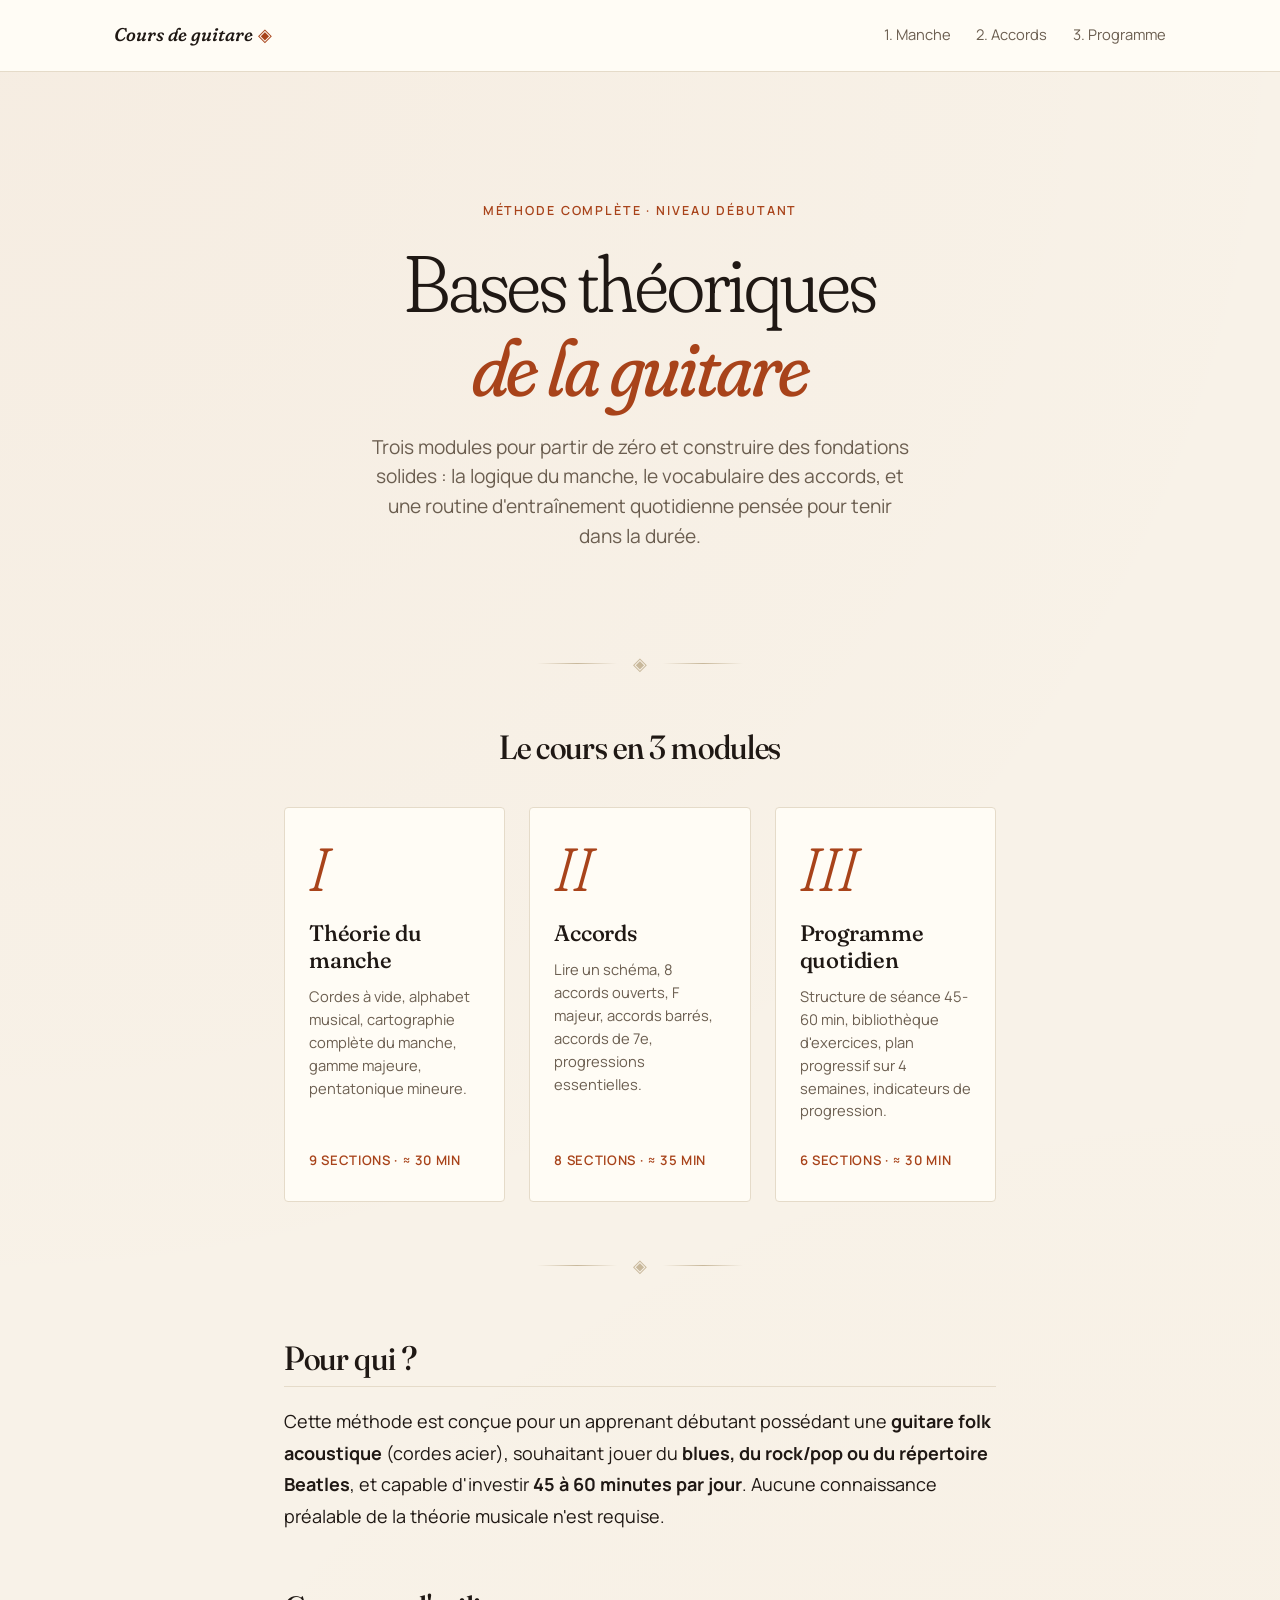
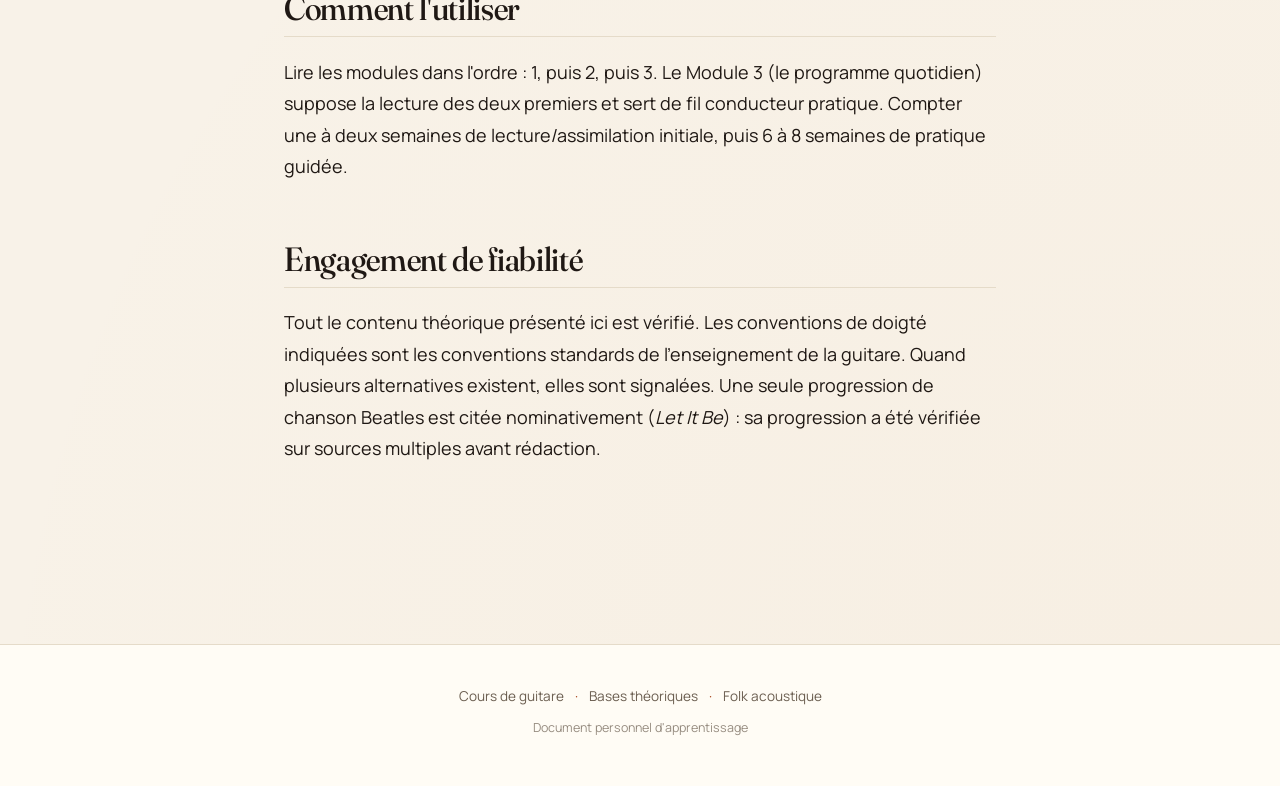
<file: index.html>
<!DOCTYPE html>
<html lang="fr">
<head>
  <meta charset="UTF-8">
  <meta name="viewport" content="width=device-width, initial-scale=1.0">
  <title>Cours de guitare — Bases théoriques et pratique</title>
  <meta name="description" content="Cours de guitare complet pour débutant. Théorie du manche, accords, programme d'entraînement quotidien. Orienté blues, rock/pop, Beatles.">

  <link rel="preconnect" href="https://fonts.googleapis.com">
  <link rel="preconnect" href="https://fonts.gstatic.com" crossorigin>
  <link href="https://fonts.googleapis.com/css2?family=Fraunces:ital,opsz,wght,SOFT@0,9..144,300..700,30..100;1,9..144,300..700,30..100&family=Manrope:wght@400;500;600;700&family=JetBrains+Mono:wght@400;500&display=swap" rel="stylesheet">

  <link rel="stylesheet" href="styles.css">
</head>
<body>

<header class="site-header">
  <div class="container-wide">
    <a href="index.html" class="brand">Cours de guitare<span class="ornament">◈</span></a>
    <nav class="site-nav">
      <a href="module-1.html">1. Manche</a>
      <a href="module-2.html">2. Accords</a>
      <a href="module-3.html">3. Programme</a>
    </nav>
  </div>
</header>

<main>
  <div class="container">

    <section class="hero">
      <div class="hero-eyebrow">Méthode complète &middot; Niveau débutant</div>
      <h1>Bases théoriques<br><em>de la guitare</em></h1>
      <p class="hero-tagline">
        Trois modules pour partir de zéro et construire des fondations solides : la logique du manche, le vocabulaire des accords, et une routine d'entraînement quotidienne pensée pour tenir dans la durée.
      </p>
    </section>

    <div class="ornament-divider">◈</div>

    <section>
      <h2 style="text-align: center; border: none; margin-top: 0;">Le cours en 3 modules</h2>

      <div class="modules-grid">
        <a href="module-1.html" class="module-card">
          <div class="module-number">I</div>
          <h3>Théorie du manche</h3>
          <p>Cordes à vide, alphabet musical, cartographie complète du manche, gamme majeure, pentatonique mineure.</p>
          <div class="module-card-footer">9 sections &middot; ≈ 30 min</div>
        </a>

        <a href="module-2.html" class="module-card">
          <div class="module-number">II</div>
          <h3>Accords</h3>
          <p>Lire un schéma, 8 accords ouverts, F majeur, accords barrés, accords de 7e, progressions essentielles.</p>
          <div class="module-card-footer">8 sections &middot; ≈ 35 min</div>
        </a>

        <a href="module-3.html" class="module-card">
          <div class="module-number">III</div>
          <h3>Programme quotidien</h3>
          <p>Structure de séance 45-60 min, bibliothèque d'exercices, plan progressif sur 4 semaines, indicateurs de progression.</p>
          <div class="module-card-footer">6 sections &middot; ≈ 30 min</div>
        </a>
      </div>
    </section>

    <div class="ornament-divider">◈</div>

    <section>
      <h2>Pour qui&nbsp;?</h2>
      <p>
        Cette méthode est conçue pour un apprenant débutant possédant une <strong>guitare folk acoustique</strong> (cordes acier), souhaitant jouer du <strong>blues, du rock/pop ou du répertoire Beatles</strong>, et capable d'investir <strong>45 à 60 minutes par jour</strong>. Aucune connaissance préalable de la théorie musicale n'est requise.
      </p>

      <h2>Comment l'utiliser</h2>
      <p>
        Lire les modules dans l'ordre : 1, puis 2, puis 3. Le Module 3 (le programme quotidien) suppose la lecture des deux premiers et sert de fil conducteur pratique. Compter une à deux semaines de lecture/assimilation initiale, puis 6 à 8 semaines de pratique guidée.
      </p>

      <h2>Engagement de fiabilité</h2>
      <p>
        Tout le contenu théorique présenté ici est vérifié. Les conventions de doigté indiquées sont les conventions standards de l'enseignement de la guitare. Quand plusieurs alternatives existent, elles sont signalées. Une seule progression de chanson Beatles est citée nominativement (<em>Let It Be</em>) : sa progression a été vérifiée sur sources multiples avant rédaction.
      </p>
    </section>

  </div>
</main>

<footer class="site-footer">
  <div class="container">
    <p>Cours de guitare <span class="ornament">&middot;</span> Bases théoriques <span class="ornament">&middot;</span> Folk acoustique</p>
    <p style="font-size: 0.78rem; opacity: 0.7;">Document personnel d'apprentissage</p>
  </div>
</footer>

</body>
</html>
</file>
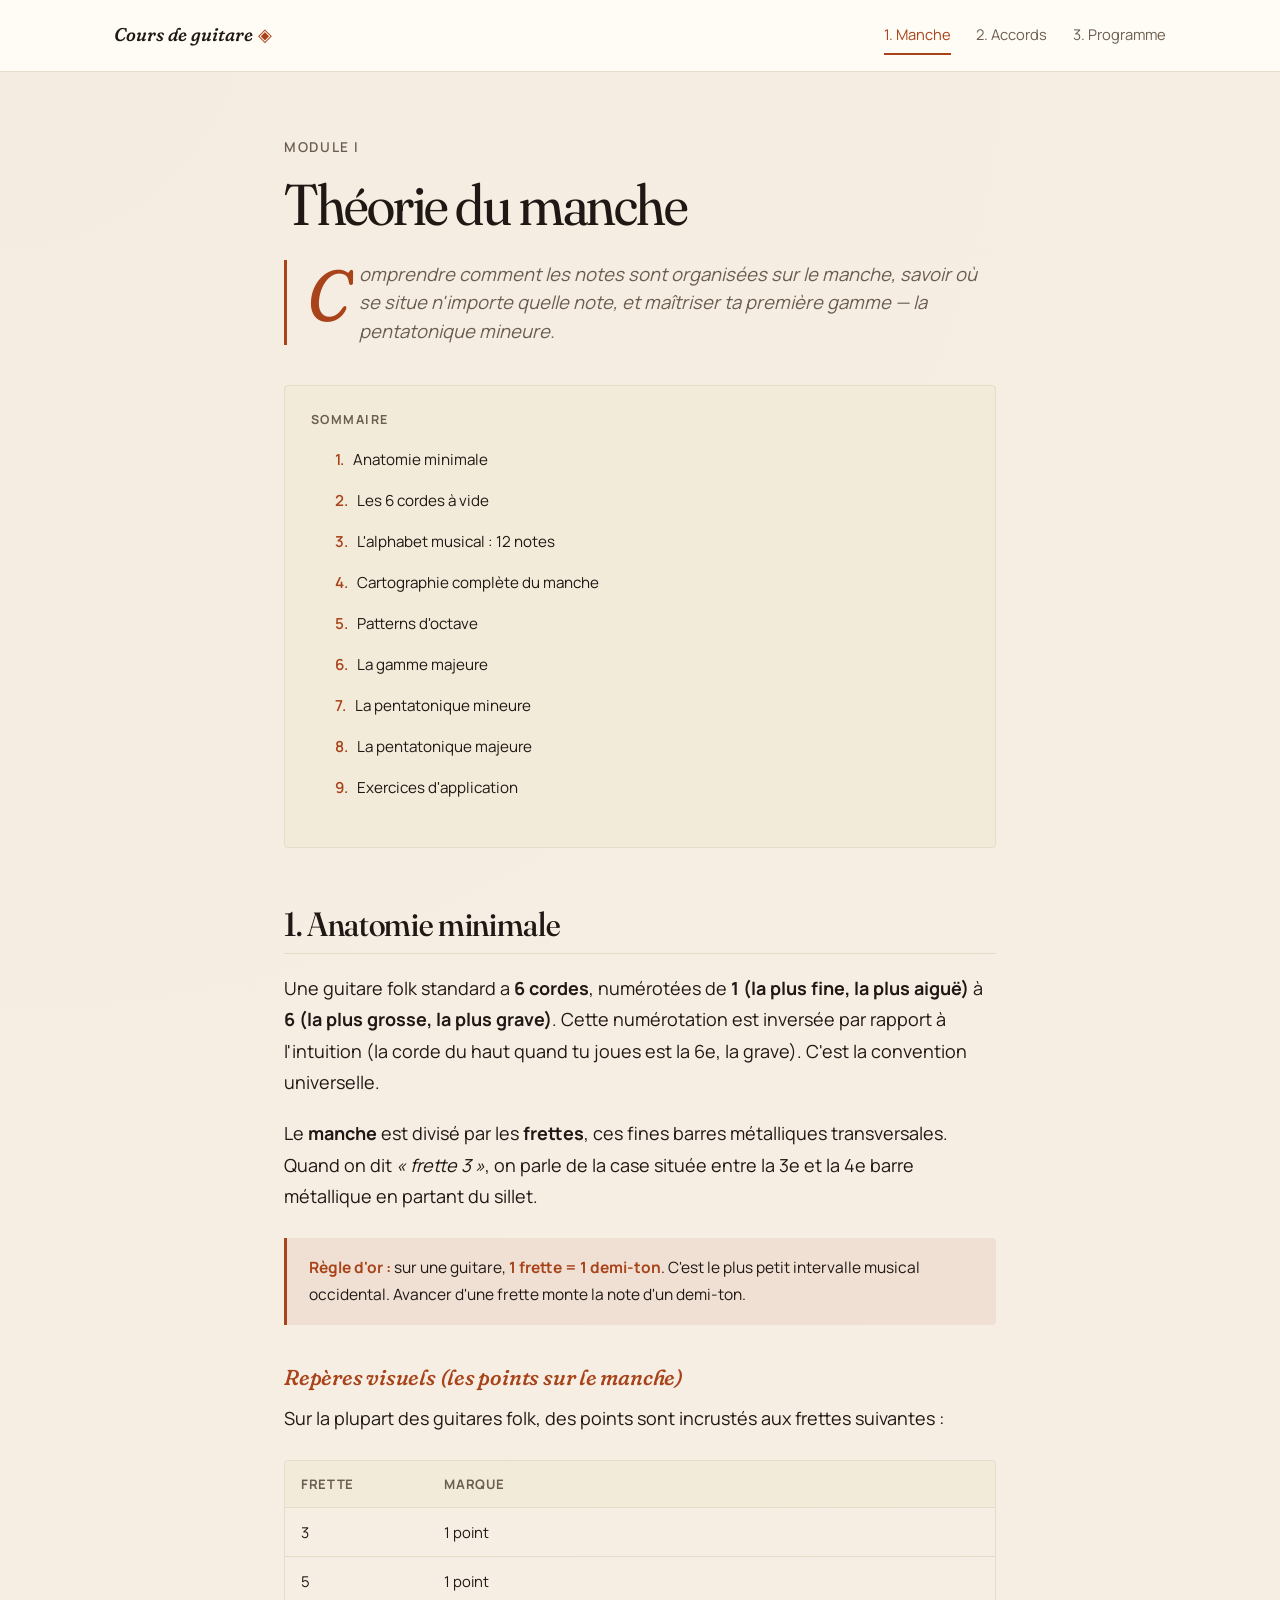
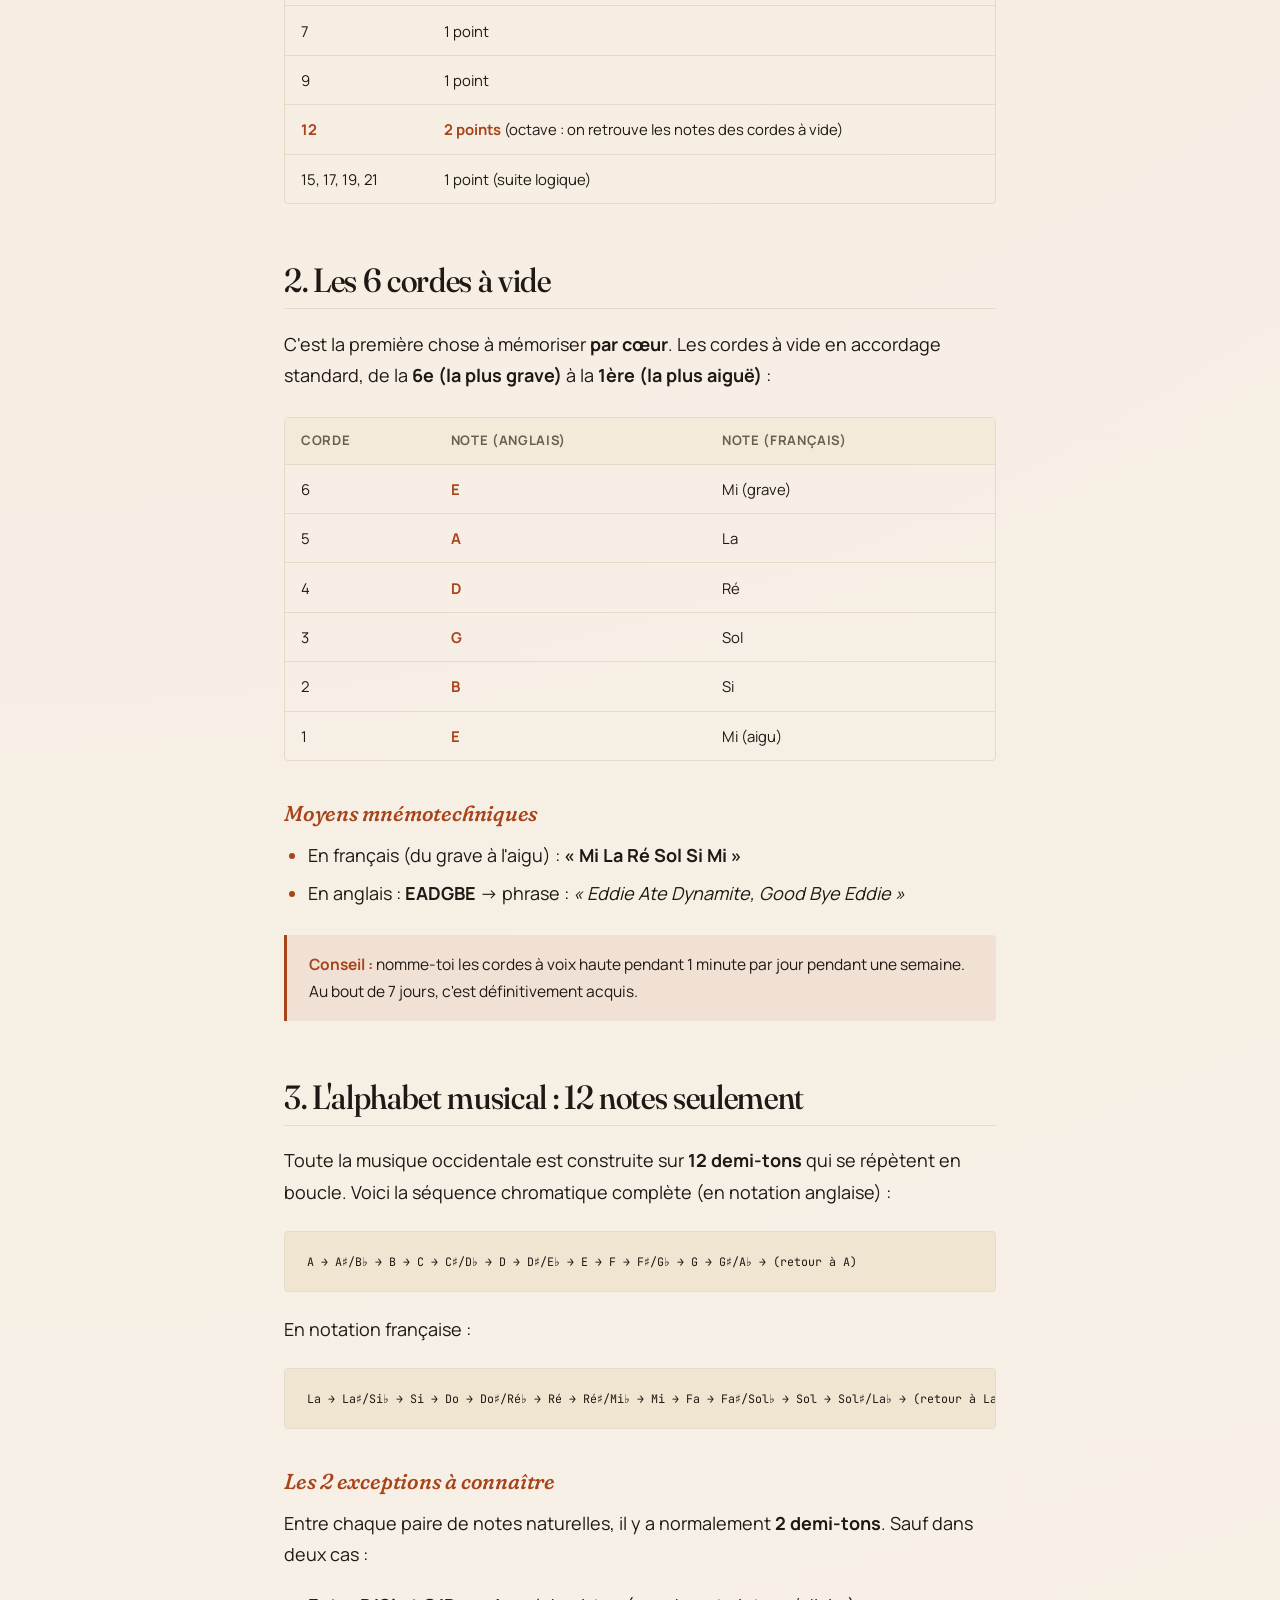
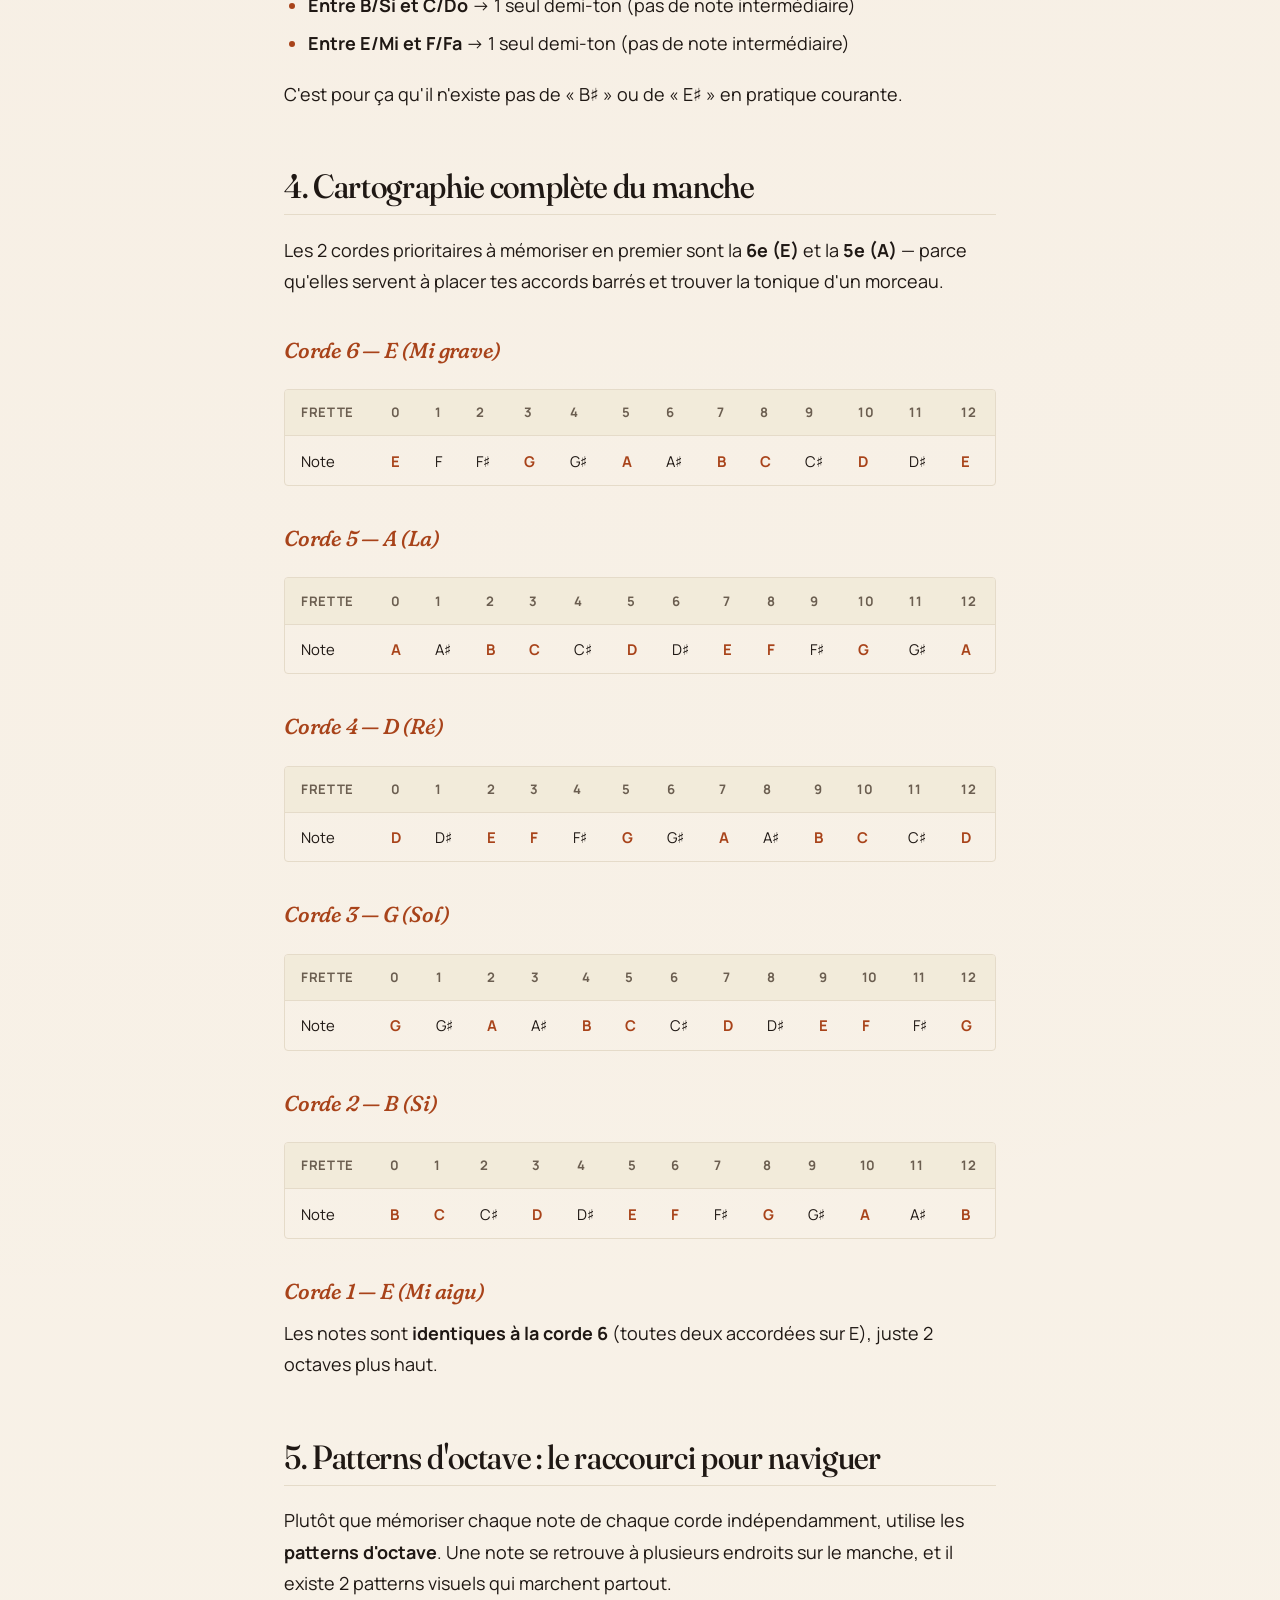
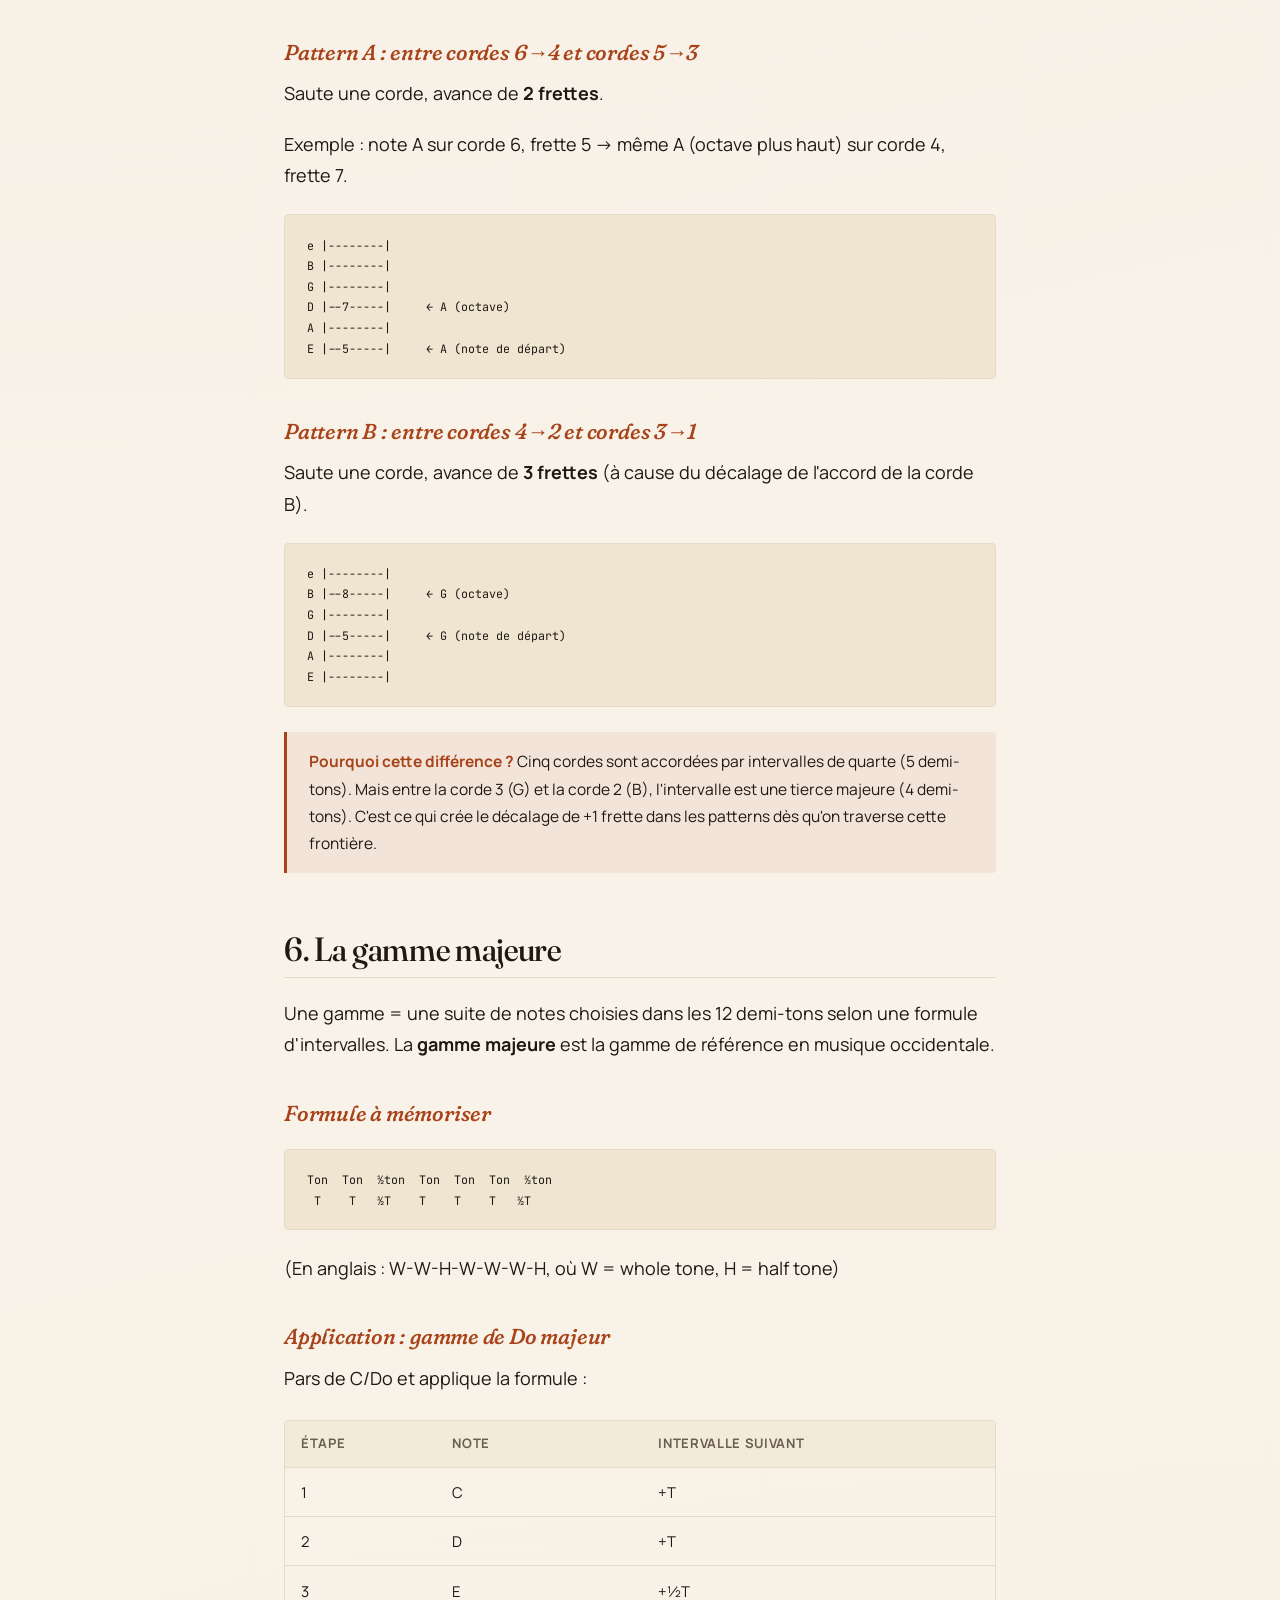
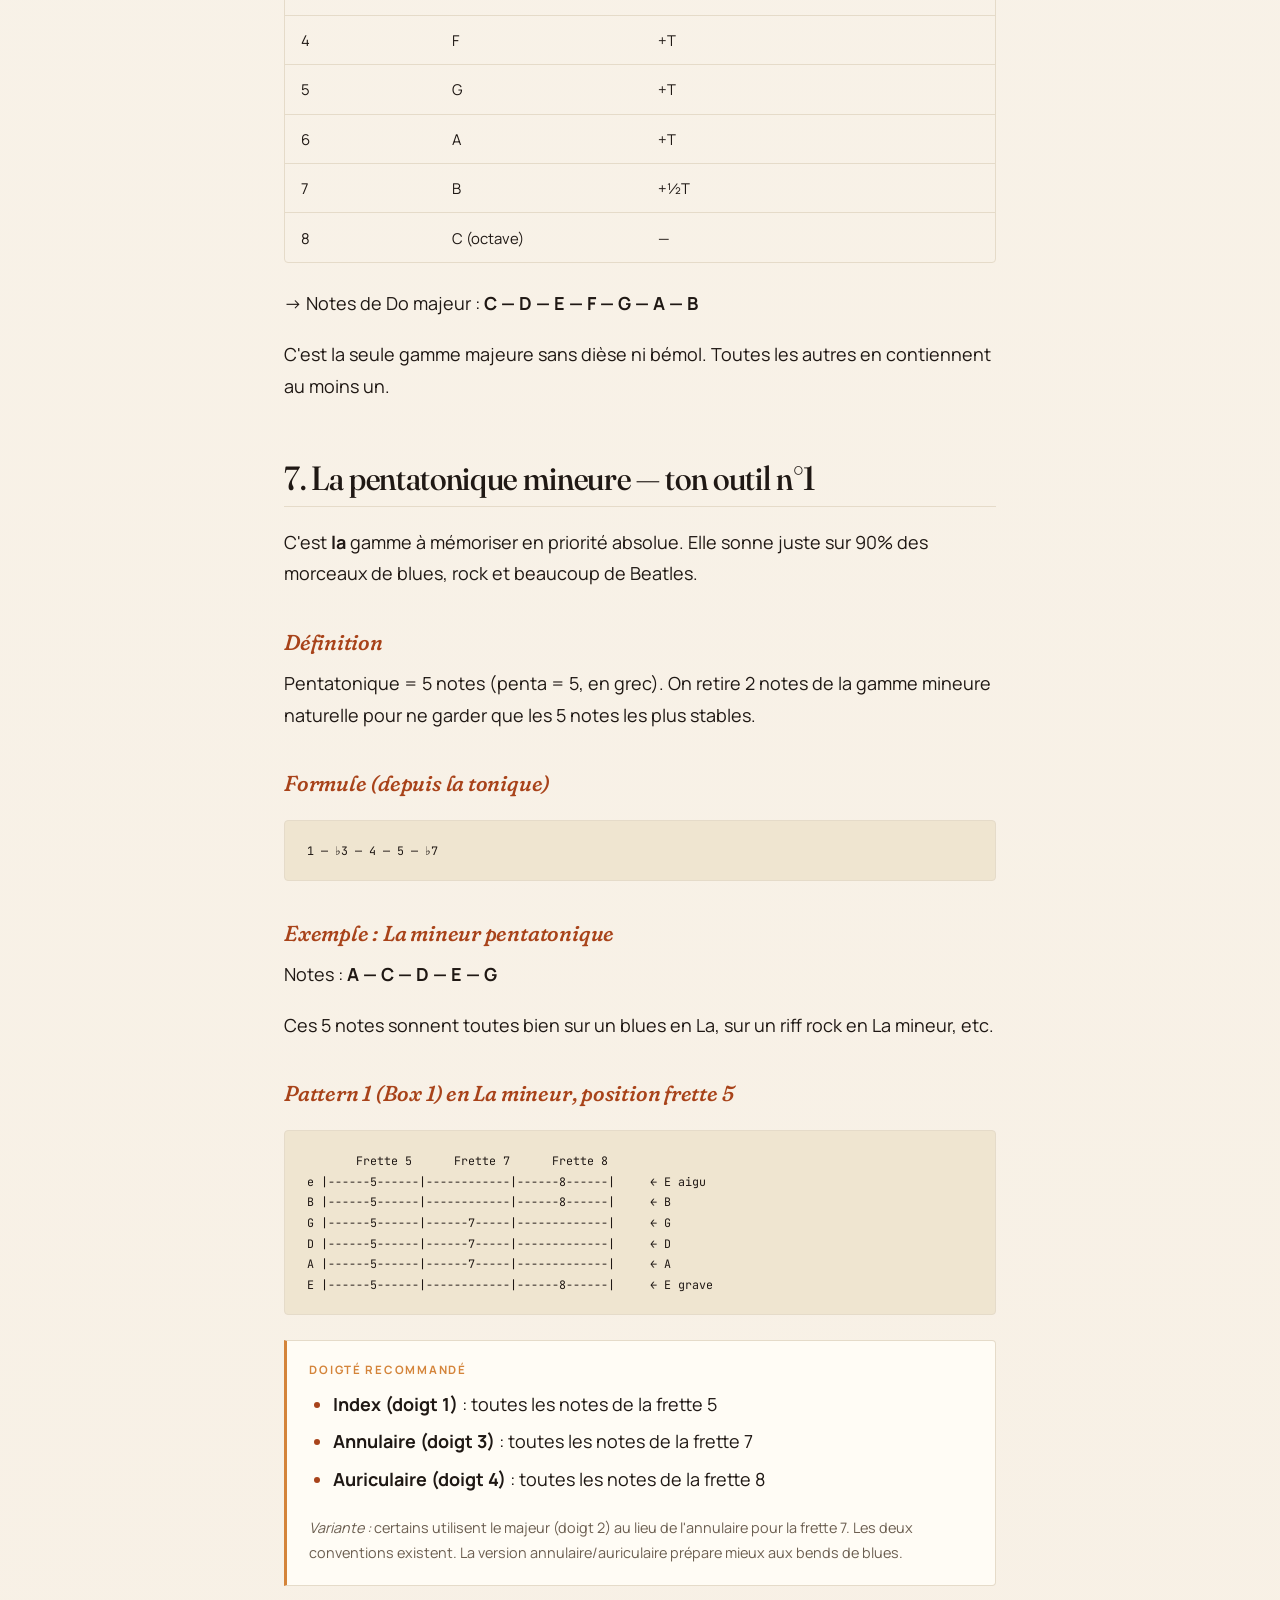
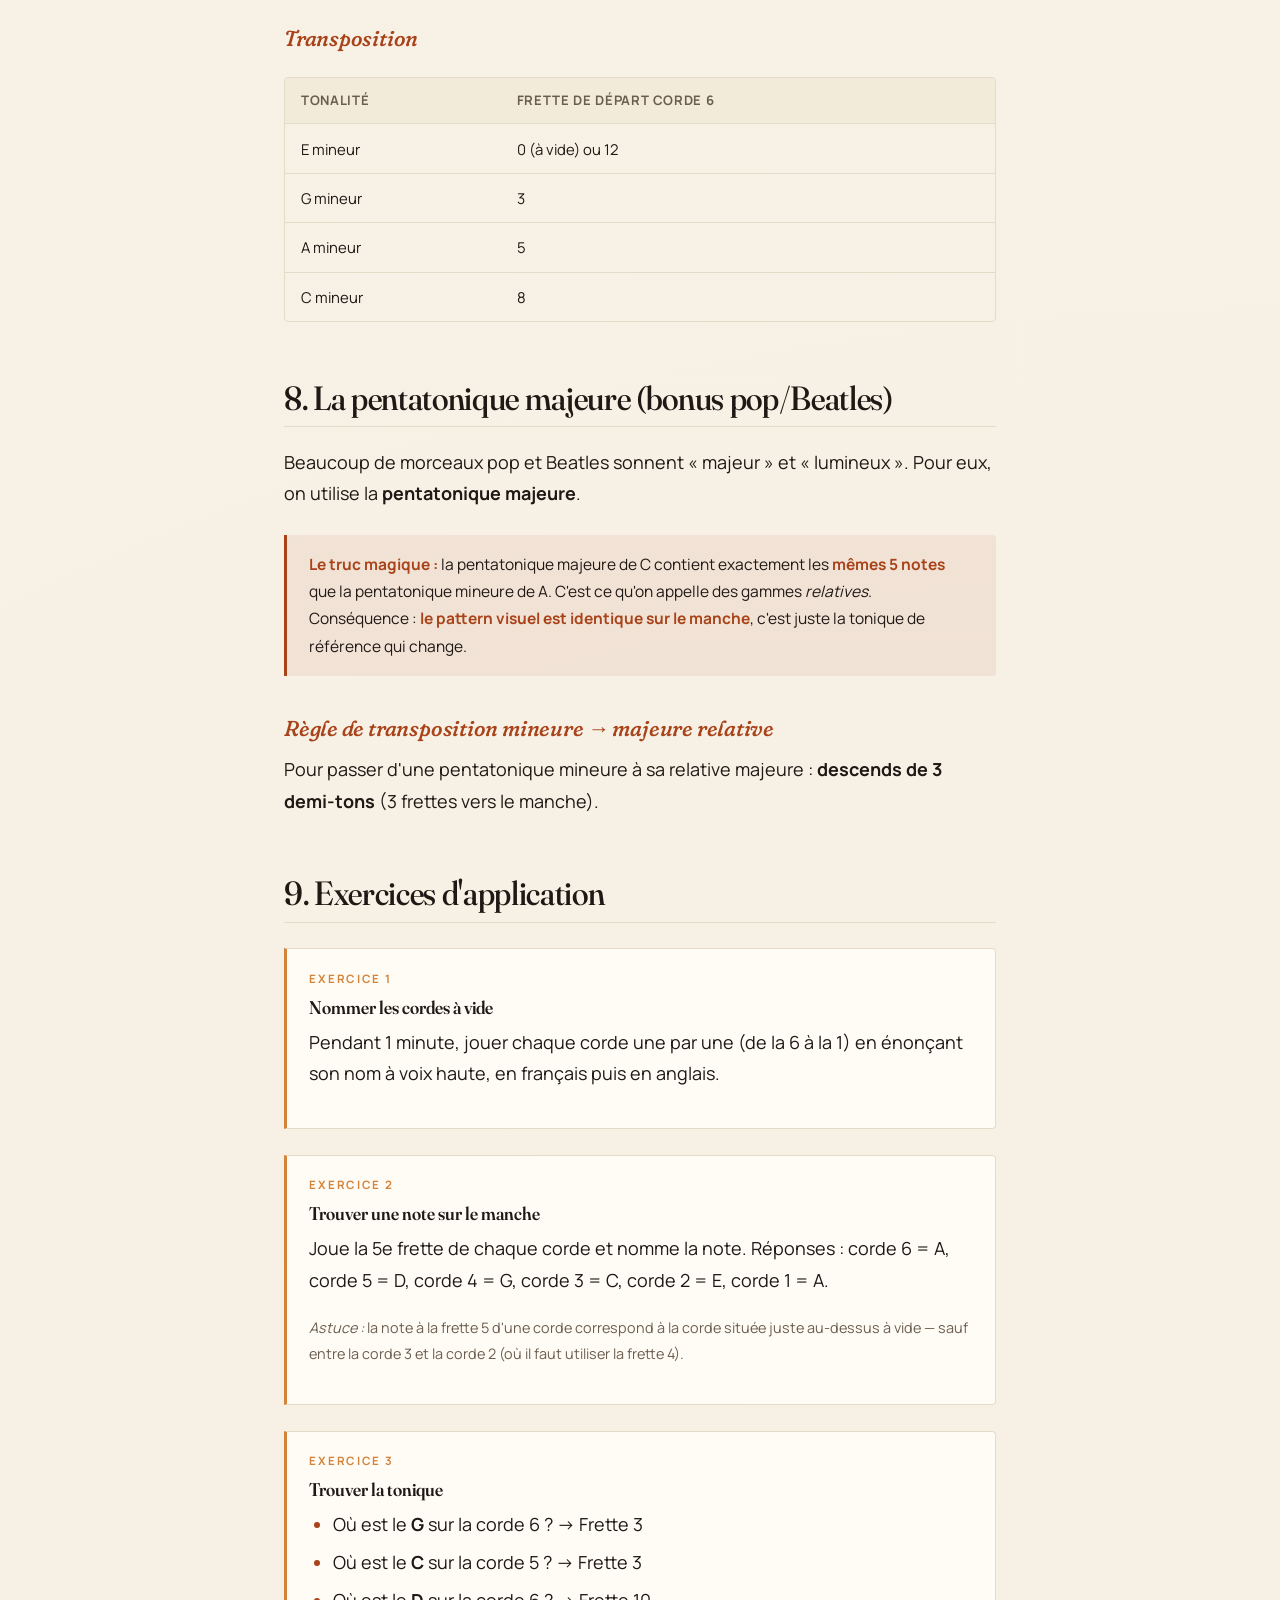
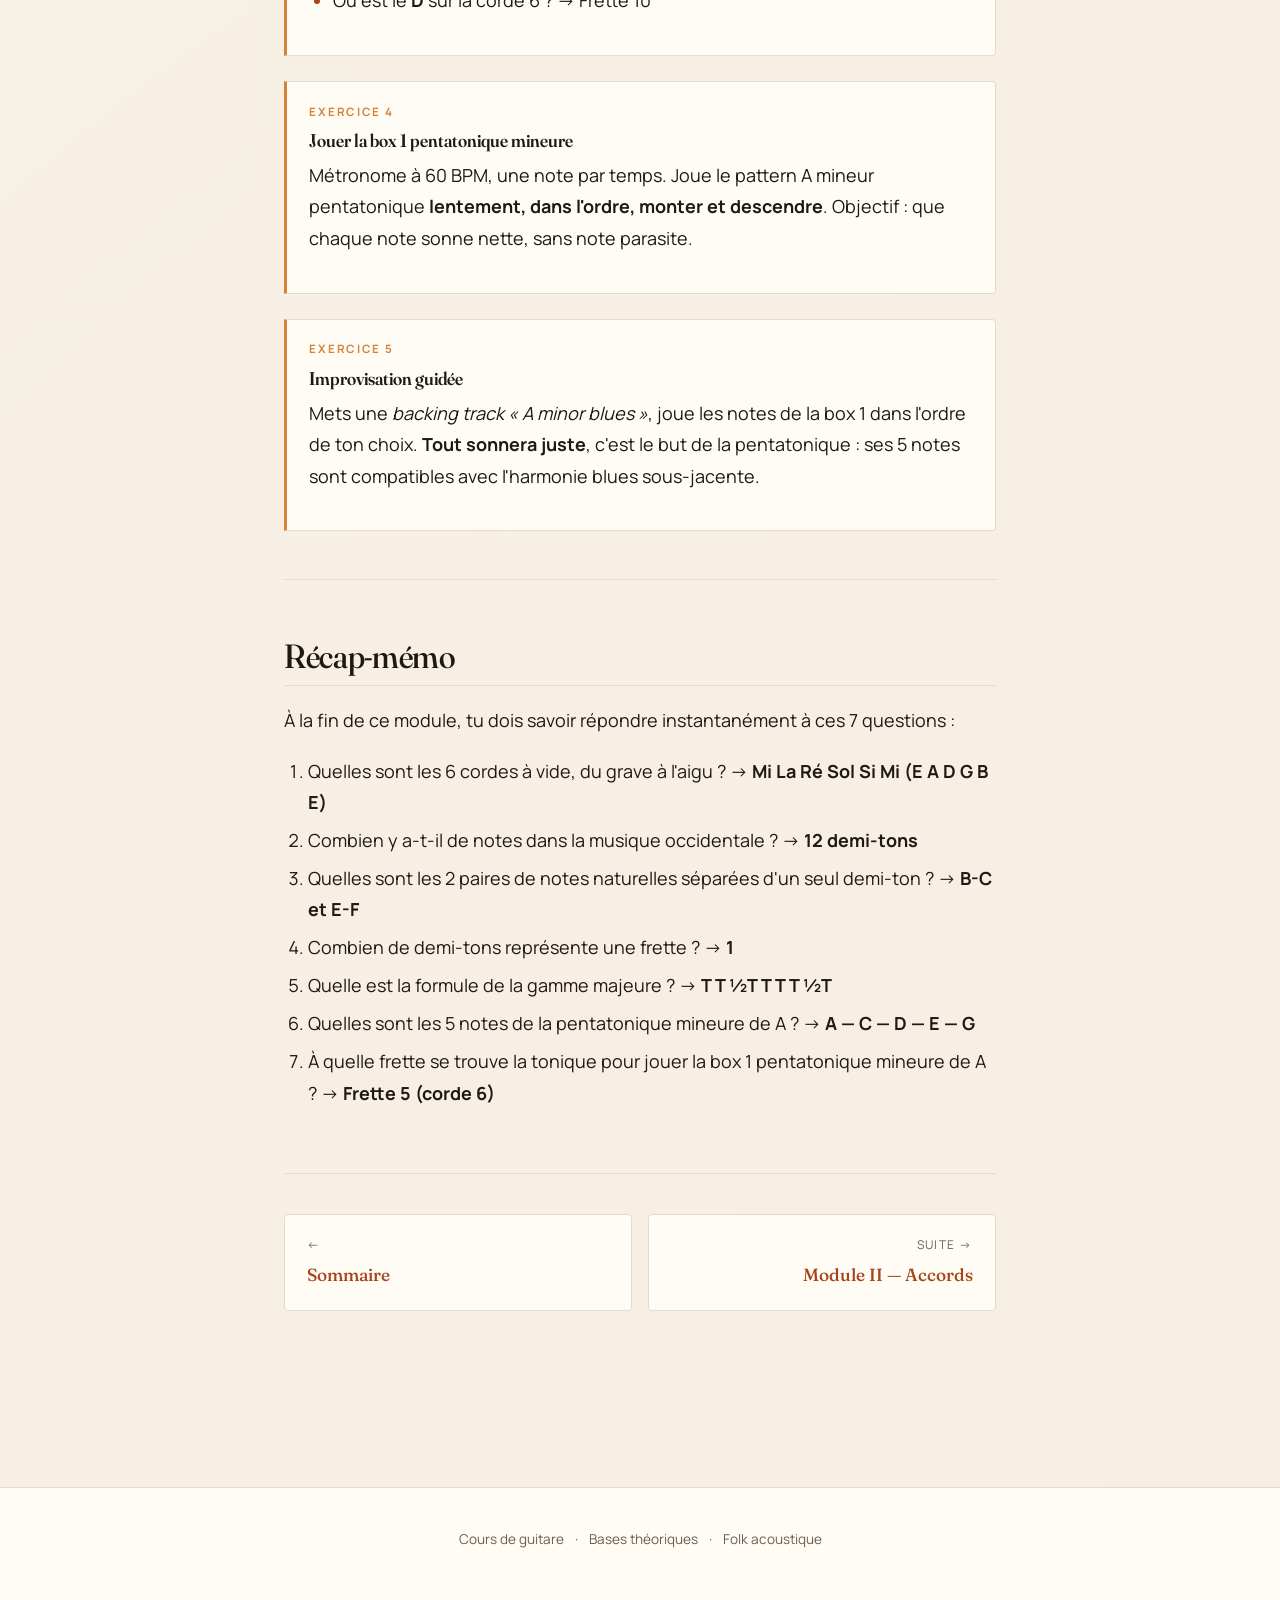
<file: module-1.html>
<!DOCTYPE html>
<html lang="fr">
<head>
  <meta charset="UTF-8">
  <meta name="viewport" content="width=device-width, initial-scale=1.0">
  <title>Module 1 — Théorie du manche · Cours de guitare</title>
  <meta name="description" content="Théorie du manche de la guitare : cordes à vide, alphabet musical, cartographie, gamme majeure, pentatonique mineure.">

  <link rel="preconnect" href="https://fonts.googleapis.com">
  <link rel="preconnect" href="https://fonts.gstatic.com" crossorigin>
  <link href="https://fonts.googleapis.com/css2?family=Fraunces:ital,opsz,wght,SOFT@0,9..144,300..700,30..100;1,9..144,300..700,30..100&family=Manrope:wght@400;500;600;700&family=JetBrains+Mono:wght@400;500&display=swap" rel="stylesheet">

  <link rel="stylesheet" href="styles.css">
</head>
<body>

<header class="site-header">
  <div class="container-wide">
    <a href="index.html" class="brand">Cours de guitare<span class="ornament">◈</span></a>
    <nav class="site-nav">
      <a href="module-1.html" class="active">1. Manche</a>
      <a href="module-2.html">2. Accords</a>
      <a href="module-3.html">3. Programme</a>
    </nav>
  </div>
</header>

<main>
  <div class="container">

    <article>
      <div class="module-meta">Module I</div>
      <h1>Théorie du manche</h1>
      <p class="module-intro">
        Comprendre comment les notes sont organisées sur le manche, savoir où se situe n'importe quelle note, et maîtriser ta première gamme — la pentatonique mineure.
      </p>

      <nav class="toc">
        <div class="toc-title">Sommaire</div>
        <ol>
          <li><a href="#anatomie">Anatomie minimale</a></li>
          <li><a href="#cordes">Les 6 cordes à vide</a></li>
          <li><a href="#alphabet">L'alphabet musical : 12 notes</a></li>
          <li><a href="#cartographie">Cartographie complète du manche</a></li>
          <li><a href="#octaves">Patterns d'octave</a></li>
          <li><a href="#majeure">La gamme majeure</a></li>
          <li><a href="#pentatonique-mineure">La pentatonique mineure</a></li>
          <li><a href="#pentatonique-majeure">La pentatonique majeure</a></li>
          <li><a href="#exercices">Exercices d'application</a></li>
        </ol>
      </nav>

      <h2 id="anatomie">1. Anatomie minimale</h2>
      <p>
        Une guitare folk standard a <strong>6 cordes</strong>, numérotées de <strong>1 (la plus fine, la plus aiguë)</strong> à <strong>6 (la plus grosse, la plus grave)</strong>. Cette numérotation est inversée par rapport à l'intuition (la corde du haut quand tu joues est la 6e, la grave). C'est la convention universelle.
      </p>
      <p>
        Le <strong>manche</strong> est divisé par les <strong>frettes</strong>, ces fines barres métalliques transversales. Quand on dit <em>« frette 3 »</em>, on parle de la case située entre la 3e et la 4e barre métallique en partant du sillet.
      </p>
      <blockquote>
        <strong>Règle d'or :</strong> sur une guitare, <strong>1 frette = 1 demi-ton</strong>. C'est le plus petit intervalle musical occidental. Avancer d'une frette monte la note d'un demi-ton.
      </blockquote>

      <h3>Repères visuels (les points sur le manche)</h3>
      <p>Sur la plupart des guitares folk, des points sont incrustés aux frettes suivantes :</p>
      <div class="table-wrapper">
        <table>
          <thead><tr><th>Frette</th><th>Marque</th></tr></thead>
          <tbody>
            <tr><td>3</td><td>1 point</td></tr>
            <tr><td>5</td><td>1 point</td></tr>
            <tr><td>7</td><td>1 point</td></tr>
            <tr><td>9</td><td>1 point</td></tr>
            <tr><td><strong>12</strong></td><td><strong>2 points</strong> (octave : on retrouve les notes des cordes à vide)</td></tr>
            <tr><td>15, 17, 19, 21</td><td>1 point (suite logique)</td></tr>
          </tbody>
        </table>
      </div>

      <h2 id="cordes">2. Les 6 cordes à vide</h2>
      <p>
        C'est la première chose à mémoriser <strong>par cœur</strong>. Les cordes à vide en accordage standard, de la <strong>6e (la plus grave)</strong> à la <strong>1ère (la plus aiguë)</strong> :
      </p>
      <div class="table-wrapper">
        <table>
          <thead><tr><th>Corde</th><th>Note (anglais)</th><th>Note (français)</th></tr></thead>
          <tbody>
            <tr><td>6</td><td><strong>E</strong></td><td>Mi (grave)</td></tr>
            <tr><td>5</td><td><strong>A</strong></td><td>La</td></tr>
            <tr><td>4</td><td><strong>D</strong></td><td>Ré</td></tr>
            <tr><td>3</td><td><strong>G</strong></td><td>Sol</td></tr>
            <tr><td>2</td><td><strong>B</strong></td><td>Si</td></tr>
            <tr><td>1</td><td><strong>E</strong></td><td>Mi (aigu)</td></tr>
          </tbody>
        </table>
      </div>
      <h3>Moyens mnémotechniques</h3>
      <ul>
        <li>En français (du grave à l'aigu) : <strong>« Mi La Ré Sol Si Mi »</strong></li>
        <li>En anglais : <strong>EADGBE</strong> → phrase : <em>« Eddie Ate Dynamite, Good Bye Eddie »</em></li>
      </ul>
      <blockquote>
        <strong>Conseil :</strong> nomme-toi les cordes à voix haute pendant 1 minute par jour pendant une semaine. Au bout de 7 jours, c'est définitivement acquis.
      </blockquote>

      <h2 id="alphabet">3. L'alphabet musical : 12 notes seulement</h2>
      <p>
        Toute la musique occidentale est construite sur <strong>12 demi-tons</strong> qui se répètent en boucle. Voici la séquence chromatique complète (en notation anglaise) :
      </p>
      <pre><code>A → A♯/B♭ → B → C → C♯/D♭ → D → D♯/E♭ → E → F → F♯/G♭ → G → G♯/A♭ → (retour à A)</code></pre>
      <p>En notation française :</p>
      <pre><code>La → La♯/Si♭ → Si → Do → Do♯/Ré♭ → Ré → Ré♯/Mi♭ → Mi → Fa → Fa♯/Sol♭ → Sol → Sol♯/La♭ → (retour à La)</code></pre>

      <h3>Les 2 exceptions à connaître</h3>
      <p>Entre chaque paire de notes naturelles, il y a normalement <strong>2 demi-tons</strong>. Sauf dans deux cas :</p>
      <ul>
        <li><strong>Entre B/Si et C/Do</strong> → 1 seul demi-ton (pas de note intermédiaire)</li>
        <li><strong>Entre E/Mi et F/Fa</strong> → 1 seul demi-ton (pas de note intermédiaire)</li>
      </ul>
      <p>C'est pour ça qu'il n'existe pas de « B♯ » ou de « E♯ » en pratique courante.</p>

      <h2 id="cartographie">4. Cartographie complète du manche</h2>
      <p>
        Les 2 cordes prioritaires à mémoriser en premier sont la <strong>6e (E)</strong> et la <strong>5e (A)</strong> — parce qu'elles servent à placer tes accords barrés et trouver la tonique d'un morceau.
      </p>

      <h3>Corde 6 — E (Mi grave)</h3>
      <div class="table-wrapper">
        <table>
          <thead><tr><th>Frette</th><th>0</th><th>1</th><th>2</th><th>3</th><th>4</th><th>5</th><th>6</th><th>7</th><th>8</th><th>9</th><th>10</th><th>11</th><th>12</th></tr></thead>
          <tbody><tr><td>Note</td><td><strong>E</strong></td><td>F</td><td>F♯</td><td><strong>G</strong></td><td>G♯</td><td><strong>A</strong></td><td>A♯</td><td><strong>B</strong></td><td><strong>C</strong></td><td>C♯</td><td><strong>D</strong></td><td>D♯</td><td><strong>E</strong></td></tr></tbody>
        </table>
      </div>

      <h3>Corde 5 — A (La)</h3>
      <div class="table-wrapper">
        <table>
          <thead><tr><th>Frette</th><th>0</th><th>1</th><th>2</th><th>3</th><th>4</th><th>5</th><th>6</th><th>7</th><th>8</th><th>9</th><th>10</th><th>11</th><th>12</th></tr></thead>
          <tbody><tr><td>Note</td><td><strong>A</strong></td><td>A♯</td><td><strong>B</strong></td><td><strong>C</strong></td><td>C♯</td><td><strong>D</strong></td><td>D♯</td><td><strong>E</strong></td><td><strong>F</strong></td><td>F♯</td><td><strong>G</strong></td><td>G♯</td><td><strong>A</strong></td></tr></tbody>
        </table>
      </div>

      <h3>Corde 4 — D (Ré)</h3>
      <div class="table-wrapper">
        <table>
          <thead><tr><th>Frette</th><th>0</th><th>1</th><th>2</th><th>3</th><th>4</th><th>5</th><th>6</th><th>7</th><th>8</th><th>9</th><th>10</th><th>11</th><th>12</th></tr></thead>
          <tbody><tr><td>Note</td><td><strong>D</strong></td><td>D♯</td><td><strong>E</strong></td><td><strong>F</strong></td><td>F♯</td><td><strong>G</strong></td><td>G♯</td><td><strong>A</strong></td><td>A♯</td><td><strong>B</strong></td><td><strong>C</strong></td><td>C♯</td><td><strong>D</strong></td></tr></tbody>
        </table>
      </div>

      <h3>Corde 3 — G (Sol)</h3>
      <div class="table-wrapper">
        <table>
          <thead><tr><th>Frette</th><th>0</th><th>1</th><th>2</th><th>3</th><th>4</th><th>5</th><th>6</th><th>7</th><th>8</th><th>9</th><th>10</th><th>11</th><th>12</th></tr></thead>
          <tbody><tr><td>Note</td><td><strong>G</strong></td><td>G♯</td><td><strong>A</strong></td><td>A♯</td><td><strong>B</strong></td><td><strong>C</strong></td><td>C♯</td><td><strong>D</strong></td><td>D♯</td><td><strong>E</strong></td><td><strong>F</strong></td><td>F♯</td><td><strong>G</strong></td></tr></tbody>
        </table>
      </div>

      <h3>Corde 2 — B (Si)</h3>
      <div class="table-wrapper">
        <table>
          <thead><tr><th>Frette</th><th>0</th><th>1</th><th>2</th><th>3</th><th>4</th><th>5</th><th>6</th><th>7</th><th>8</th><th>9</th><th>10</th><th>11</th><th>12</th></tr></thead>
          <tbody><tr><td>Note</td><td><strong>B</strong></td><td><strong>C</strong></td><td>C♯</td><td><strong>D</strong></td><td>D♯</td><td><strong>E</strong></td><td><strong>F</strong></td><td>F♯</td><td><strong>G</strong></td><td>G♯</td><td><strong>A</strong></td><td>A♯</td><td><strong>B</strong></td></tr></tbody>
        </table>
      </div>

      <h3>Corde 1 — E (Mi aigu)</h3>
      <p>Les notes sont <strong>identiques à la corde 6</strong> (toutes deux accordées sur E), juste 2 octaves plus haut.</p>

      <h2 id="octaves">5. Patterns d'octave : le raccourci pour naviguer</h2>
      <p>
        Plutôt que mémoriser chaque note de chaque corde indépendamment, utilise les <strong>patterns d'octave</strong>. Une note se retrouve à plusieurs endroits sur le manche, et il existe 2 patterns visuels qui marchent partout.
      </p>

      <h3>Pattern A : entre cordes 6→4 et cordes 5→3</h3>
      <p>Saute une corde, avance de <strong>2 frettes</strong>.</p>
      <p>Exemple : note A sur corde 6, frette 5 → même A (octave plus haut) sur corde 4, frette 7.</p>
      <pre><code>e |--------|
B |--------|
G |--------|
D |--7-----|     ← A (octave)
A |--------|
E |--5-----|     ← A (note de départ)</code></pre>

      <h3>Pattern B : entre cordes 4→2 et cordes 3→1</h3>
      <p>Saute une corde, avance de <strong>3 frettes</strong> (à cause du décalage de l'accord de la corde B).</p>
      <pre><code>e |--------|
B |--8-----|     ← G (octave)
G |--------|
D |--5-----|     ← G (note de départ)
A |--------|
E |--------|</code></pre>

      <blockquote>
        <strong>Pourquoi cette différence ?</strong> Cinq cordes sont accordées par intervalles de quarte (5 demi-tons). Mais entre la corde 3 (G) et la corde 2 (B), l'intervalle est une tierce majeure (4 demi-tons). C'est ce qui crée le décalage de +1 frette dans les patterns dès qu'on traverse cette frontière.
      </blockquote>

      <h2 id="majeure">6. La gamme majeure</h2>
      <p>
        Une gamme = une suite de notes choisies dans les 12 demi-tons selon une formule d'intervalles. La <strong>gamme majeure</strong> est la gamme de référence en musique occidentale.
      </p>

      <h3>Formule à mémoriser</h3>
      <pre><code>Ton  Ton  ½ton  Ton  Ton  Ton  ½ton
 T    T   ½T    T    T    T   ½T</code></pre>
      <p>(En anglais : W-W-H-W-W-W-H, où W = whole tone, H = half tone)</p>

      <h3>Application : gamme de Do majeur</h3>
      <p>Pars de C/Do et applique la formule :</p>
      <div class="table-wrapper">
        <table>
          <thead><tr><th>Étape</th><th>Note</th><th>Intervalle suivant</th></tr></thead>
          <tbody>
            <tr><td>1</td><td>C</td><td>+T</td></tr>
            <tr><td>2</td><td>D</td><td>+T</td></tr>
            <tr><td>3</td><td>E</td><td>+½T</td></tr>
            <tr><td>4</td><td>F</td><td>+T</td></tr>
            <tr><td>5</td><td>G</td><td>+T</td></tr>
            <tr><td>6</td><td>A</td><td>+T</td></tr>
            <tr><td>7</td><td>B</td><td>+½T</td></tr>
            <tr><td>8</td><td>C (octave)</td><td>—</td></tr>
          </tbody>
        </table>
      </div>
      <p>→ Notes de Do majeur : <strong>C — D — E — F — G — A — B</strong></p>
      <p>C'est la seule gamme majeure sans dièse ni bémol. Toutes les autres en contiennent au moins un.</p>

      <h2 id="pentatonique-mineure">7. La pentatonique mineure — ton outil n°1</h2>
      <p>
        C'est <strong>la</strong> gamme à mémoriser en priorité absolue. Elle sonne juste sur 90% des morceaux de blues, rock et beaucoup de Beatles.
      </p>

      <h3>Définition</h3>
      <p>Pentatonique = 5 notes (penta = 5, en grec). On retire 2 notes de la gamme mineure naturelle pour ne garder que les 5 notes les plus stables.</p>

      <h3>Formule (depuis la tonique)</h3>
      <pre><code>1 — ♭3 — 4 — 5 — ♭7</code></pre>

      <h3>Exemple : La mineur pentatonique</h3>
      <p>Notes : <strong>A — C — D — E — G</strong></p>
      <p>Ces 5 notes sonnent toutes bien sur un blues en La, sur un riff rock en La mineur, etc.</p>

      <h3>Pattern 1 (Box 1) en La mineur, position frette 5</h3>
      <pre><code>       Frette 5      Frette 7      Frette 8
e |------5------|------------|------8------|     ← E aigu
B |------5------|------------|------8------|     ← B
G |------5------|------7-----|-------------|     ← G
D |------5------|------7-----|-------------|     ← D
A |------5------|------7-----|-------------|     ← A
E |------5------|------------|------8------|     ← E grave</code></pre>

      <div class="practice-block">
        <div class="label">Doigté recommandé</div>
        <ul>
          <li><strong>Index (doigt 1)</strong> : toutes les notes de la frette 5</li>
          <li><strong>Annulaire (doigt 3)</strong> : toutes les notes de la frette 7</li>
          <li><strong>Auriculaire (doigt 4)</strong> : toutes les notes de la frette 8</li>
        </ul>
        <p style="font-size: 0.9rem; color: var(--text-muted); margin-top: 0.7rem; margin-bottom: 0;"><em>Variante :</em> certains utilisent le majeur (doigt 2) au lieu de l'annulaire pour la frette 7. Les deux conventions existent. La version annulaire/auriculaire prépare mieux aux bends de blues.</p>
      </div>

      <h3>Transposition</h3>
      <div class="table-wrapper">
        <table>
          <thead><tr><th>Tonalité</th><th>Frette de départ corde 6</th></tr></thead>
          <tbody>
            <tr><td>E mineur</td><td>0 (à vide) ou 12</td></tr>
            <tr><td>G mineur</td><td>3</td></tr>
            <tr><td>A mineur</td><td>5</td></tr>
            <tr><td>C mineur</td><td>8</td></tr>
          </tbody>
        </table>
      </div>

      <h2 id="pentatonique-majeure">8. La pentatonique majeure (bonus pop/Beatles)</h2>
      <p>
        Beaucoup de morceaux pop et Beatles sonnent « majeur » et « lumineux ». Pour eux, on utilise la <strong>pentatonique majeure</strong>.
      </p>

      <blockquote>
        <strong>Le truc magique :</strong> la pentatonique majeure de C contient exactement les <strong>mêmes 5 notes</strong> que la pentatonique mineure de A. C'est ce qu'on appelle des gammes <em>relatives</em>. Conséquence : <strong>le pattern visuel est identique sur le manche</strong>, c'est juste la tonique de référence qui change.
      </blockquote>

      <h3>Règle de transposition mineure → majeure relative</h3>
      <p>Pour passer d'une pentatonique mineure à sa relative majeure : <strong>descends de 3 demi-tons</strong> (3 frettes vers le manche).</p>

      <h2 id="exercices">9. Exercices d'application</h2>

      <div class="practice-block">
        <div class="label">Exercice 1</div>
        <h4>Nommer les cordes à vide</h4>
        <p>Pendant 1 minute, jouer chaque corde une par une (de la 6 à la 1) en énonçant son nom à voix haute, en français puis en anglais.</p>
      </div>

      <div class="practice-block">
        <div class="label">Exercice 2</div>
        <h4>Trouver une note sur le manche</h4>
        <p>Joue la 5e frette de chaque corde et nomme la note. Réponses : corde 6 = A, corde 5 = D, corde 4 = G, corde 3 = C, corde 2 = E, corde 1 = A.</p>
        <p style="font-size: 0.9rem; color: var(--text-muted);"><em>Astuce :</em> la note à la frette 5 d'une corde correspond à la corde située juste au-dessus à vide — sauf entre la corde 3 et la corde 2 (où il faut utiliser la frette 4).</p>
      </div>

      <div class="practice-block">
        <div class="label">Exercice 3</div>
        <h4>Trouver la tonique</h4>
        <ul>
          <li>Où est le <strong>G</strong> sur la corde 6 ? → Frette 3</li>
          <li>Où est le <strong>C</strong> sur la corde 5 ? → Frette 3</li>
          <li>Où est le <strong>D</strong> sur la corde 6 ? → Frette 10</li>
        </ul>
      </div>

      <div class="practice-block">
        <div class="label">Exercice 4</div>
        <h4>Jouer la box 1 pentatonique mineure</h4>
        <p>Métronome à 60 BPM, une note par temps. Joue le pattern A mineur pentatonique <strong>lentement, dans l'ordre, monter et descendre</strong>. Objectif : que chaque note sonne nette, sans note parasite.</p>
      </div>

      <div class="practice-block">
        <div class="label">Exercice 5</div>
        <h4>Improvisation guidée</h4>
        <p>Mets une <em>backing track « A minor blues »</em>, joue les notes de la box 1 dans l'ordre de ton choix. <strong>Tout sonnera juste</strong>, c'est le but de la pentatonique : ses 5 notes sont compatibles avec l'harmonie blues sous-jacente.</p>
      </div>

      <hr>

      <h2>Récap-mémo</h2>
      <p>À la fin de ce module, tu dois savoir répondre instantanément à ces 7 questions :</p>
      <ol>
        <li>Quelles sont les 6 cordes à vide, du grave à l'aigu ? → <strong>Mi La Ré Sol Si Mi (E A D G B E)</strong></li>
        <li>Combien y a-t-il de notes dans la musique occidentale ? → <strong>12 demi-tons</strong></li>
        <li>Quelles sont les 2 paires de notes naturelles séparées d'un seul demi-ton ? → <strong>B-C et E-F</strong></li>
        <li>Combien de demi-tons représente une frette ? → <strong>1</strong></li>
        <li>Quelle est la formule de la gamme majeure ? → <strong>T T ½T T T T ½T</strong></li>
        <li>Quelles sont les 5 notes de la pentatonique mineure de A ? → <strong>A — C — D — E — G</strong></li>
        <li>À quelle frette se trouve la tonique pour jouer la box 1 pentatonique mineure de A ? → <strong>Frette 5 (corde 6)</strong></li>
      </ol>

      <nav class="module-nav">
        <a href="index.html">
          <div class="label">←</div>
          <div class="title">Sommaire</div>
        </a>
        <a href="module-2.html" class="next">
          <div class="label">Suite →</div>
          <div class="title">Module II — Accords</div>
        </a>
      </nav>

    </article>
  </div>
</main>

<footer class="site-footer">
  <div class="container">
    <p>Cours de guitare <span class="ornament">&middot;</span> Bases théoriques <span class="ornament">&middot;</span> Folk acoustique</p>
  </div>
</footer>

</body>
</html>
</file>
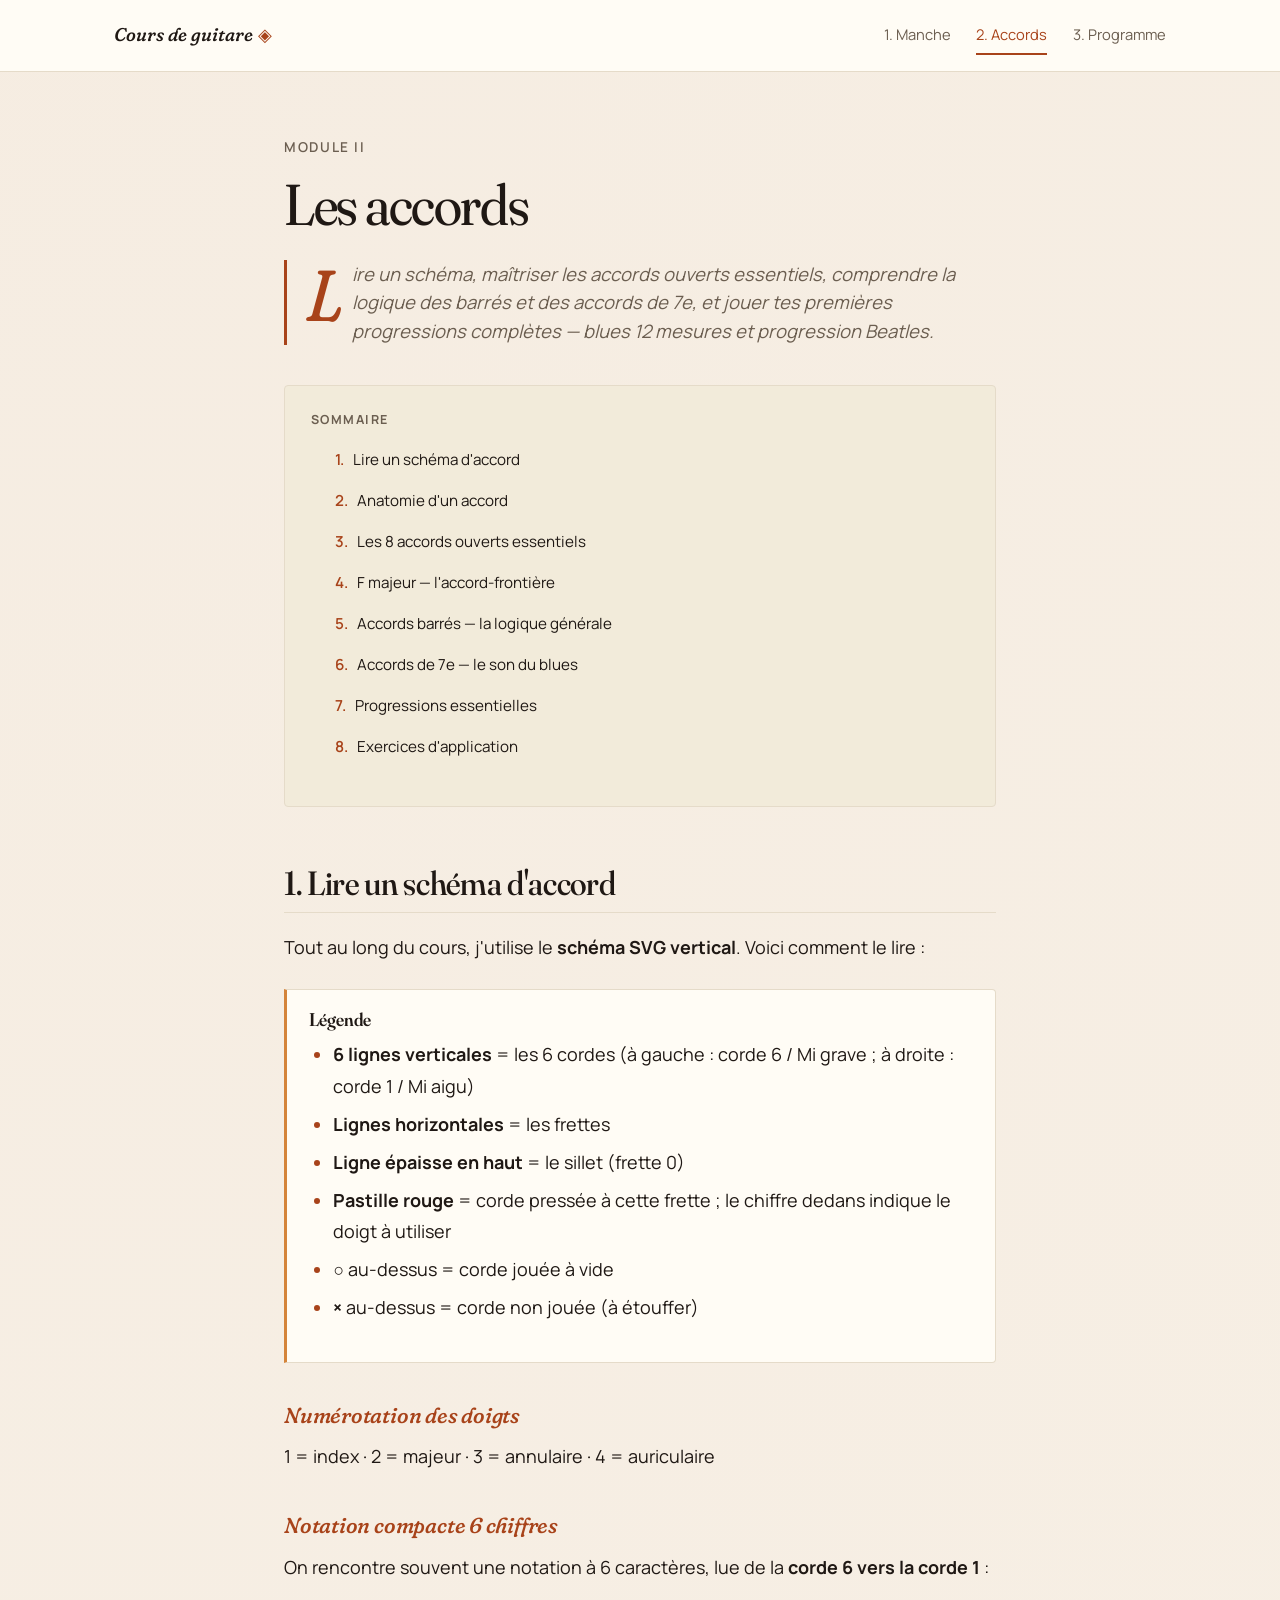
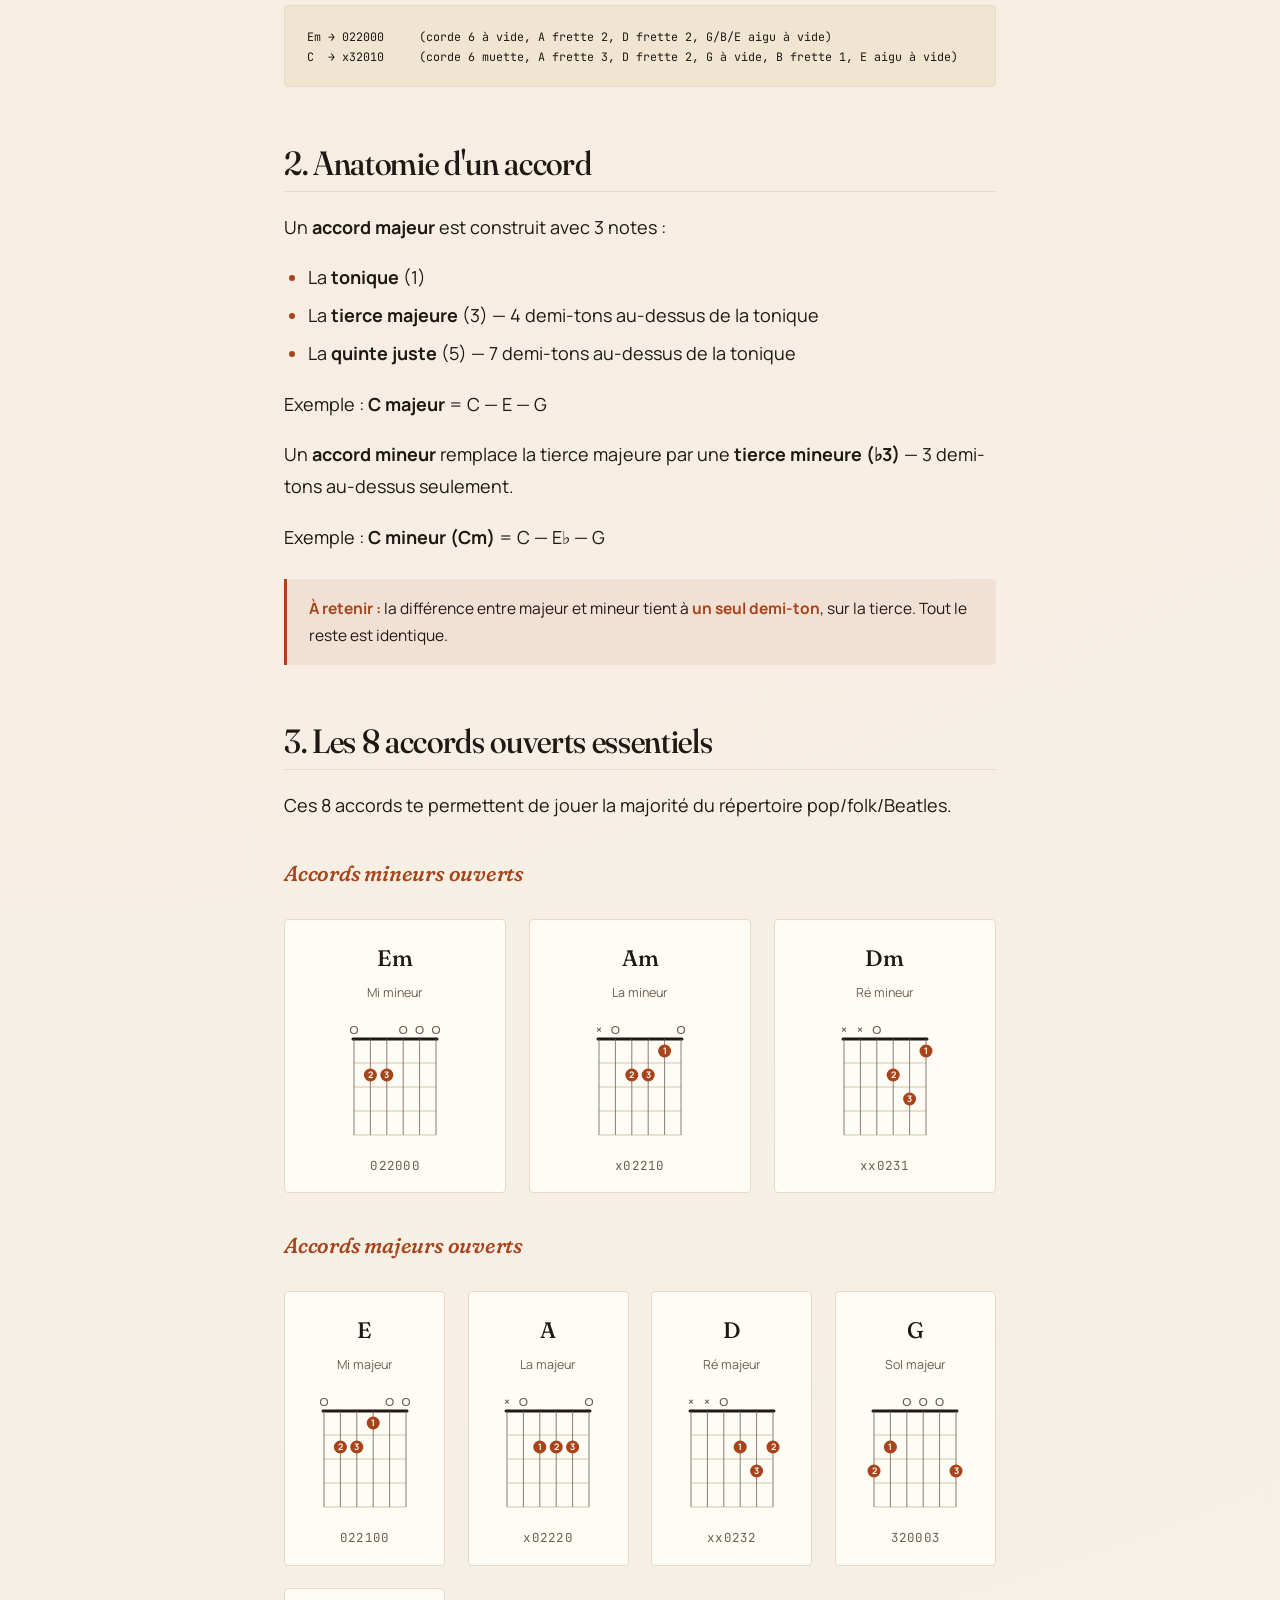
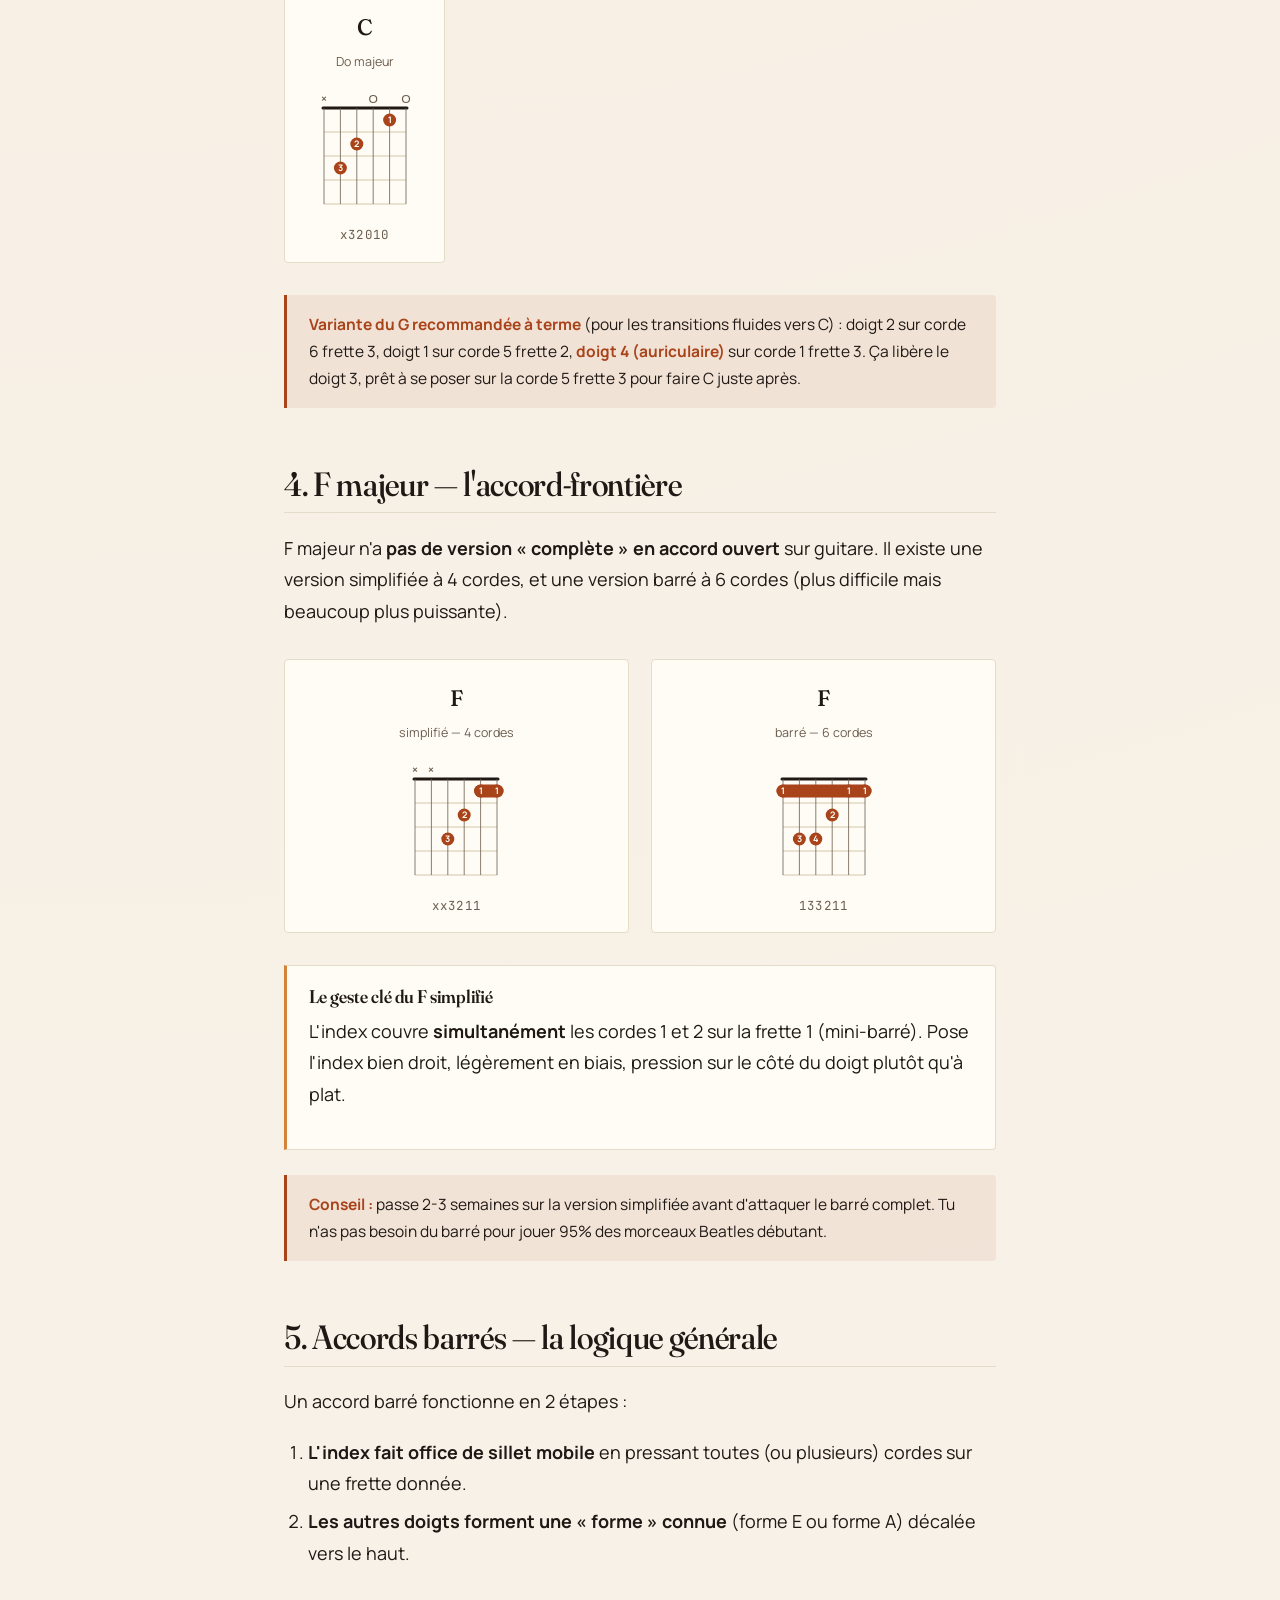
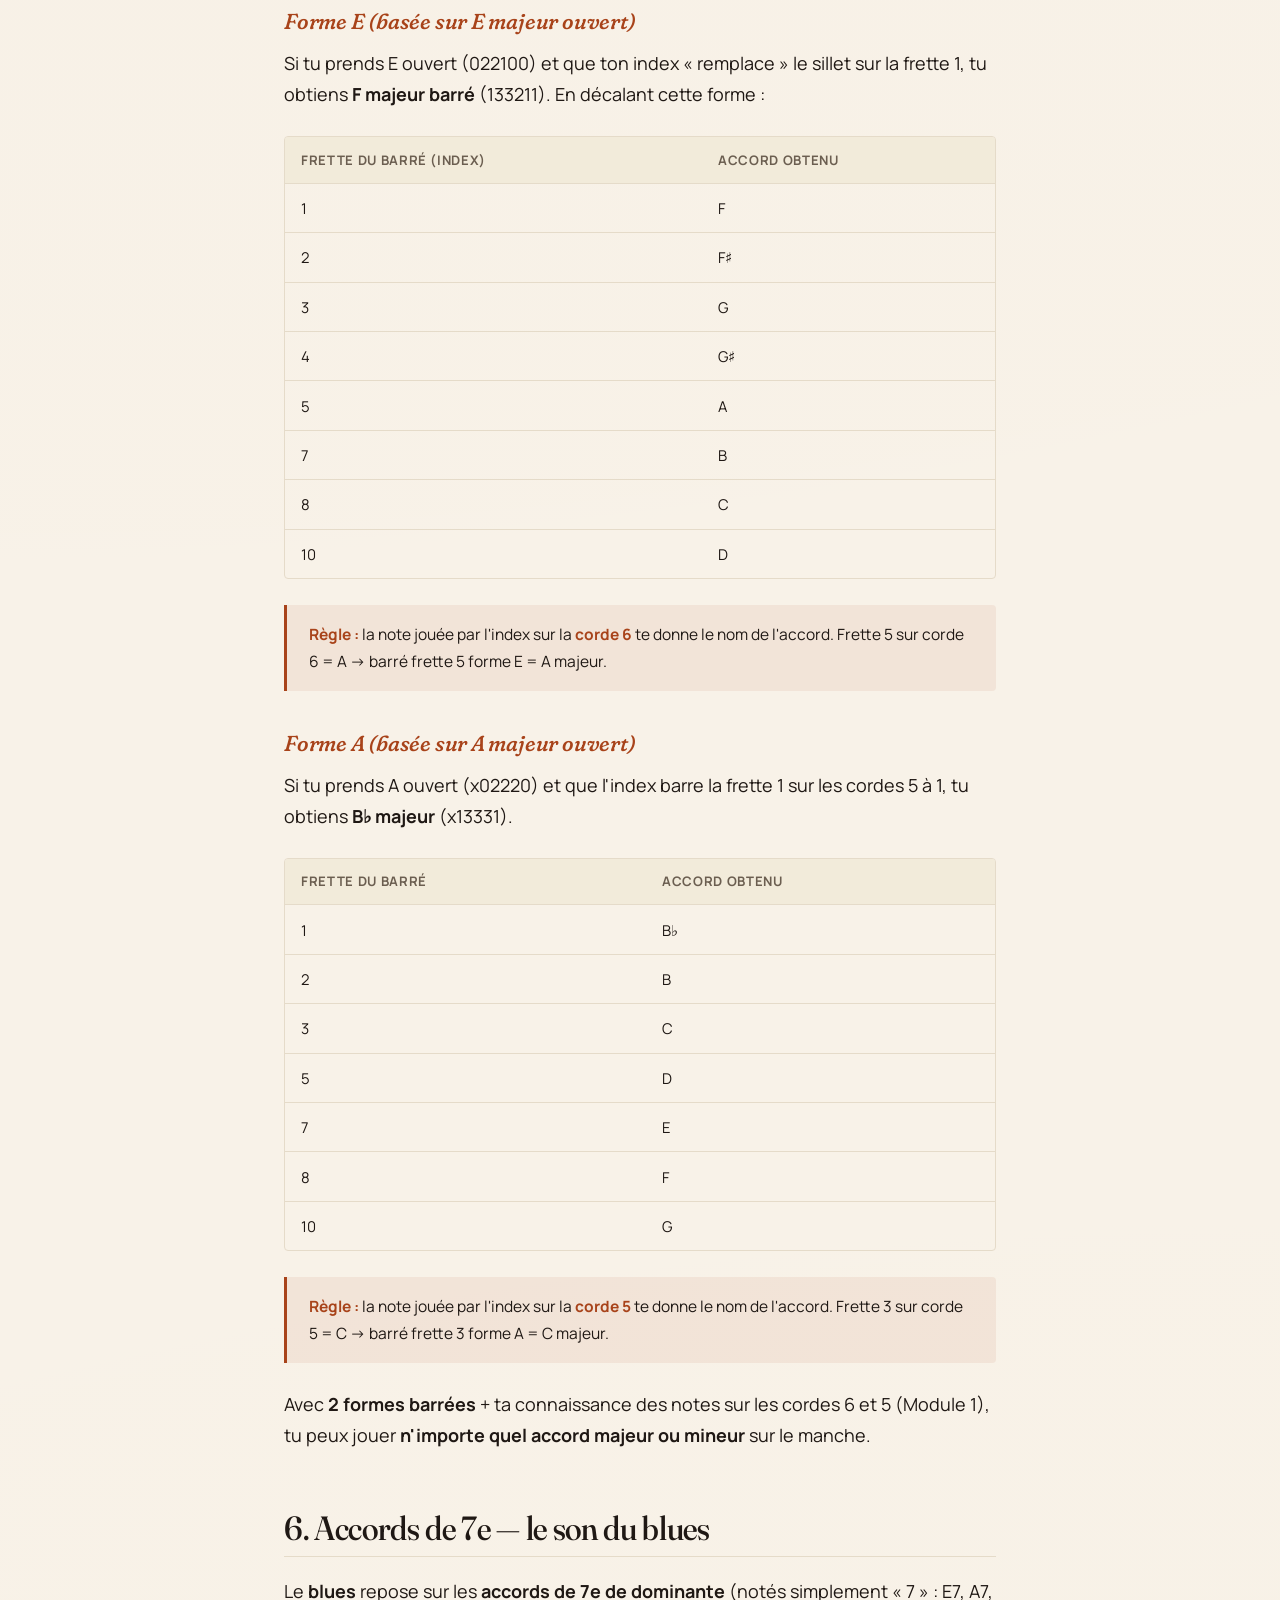
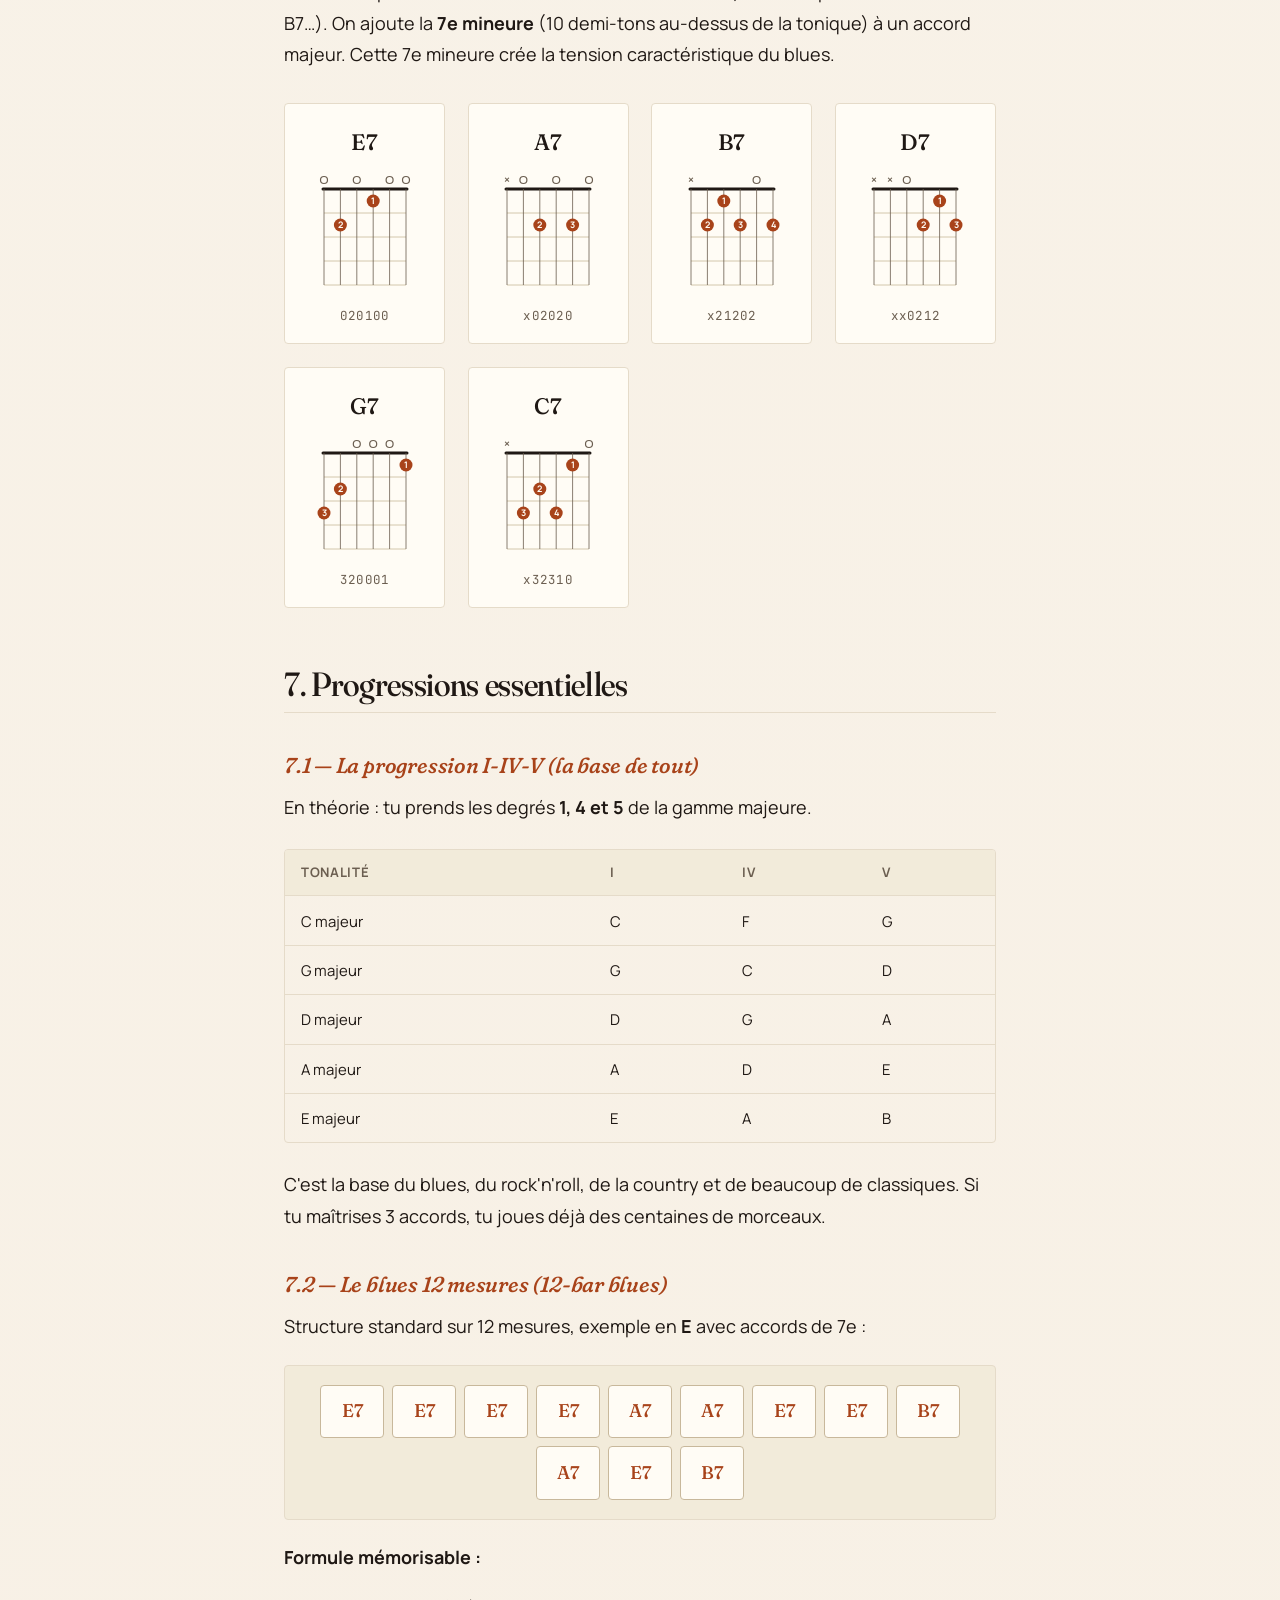
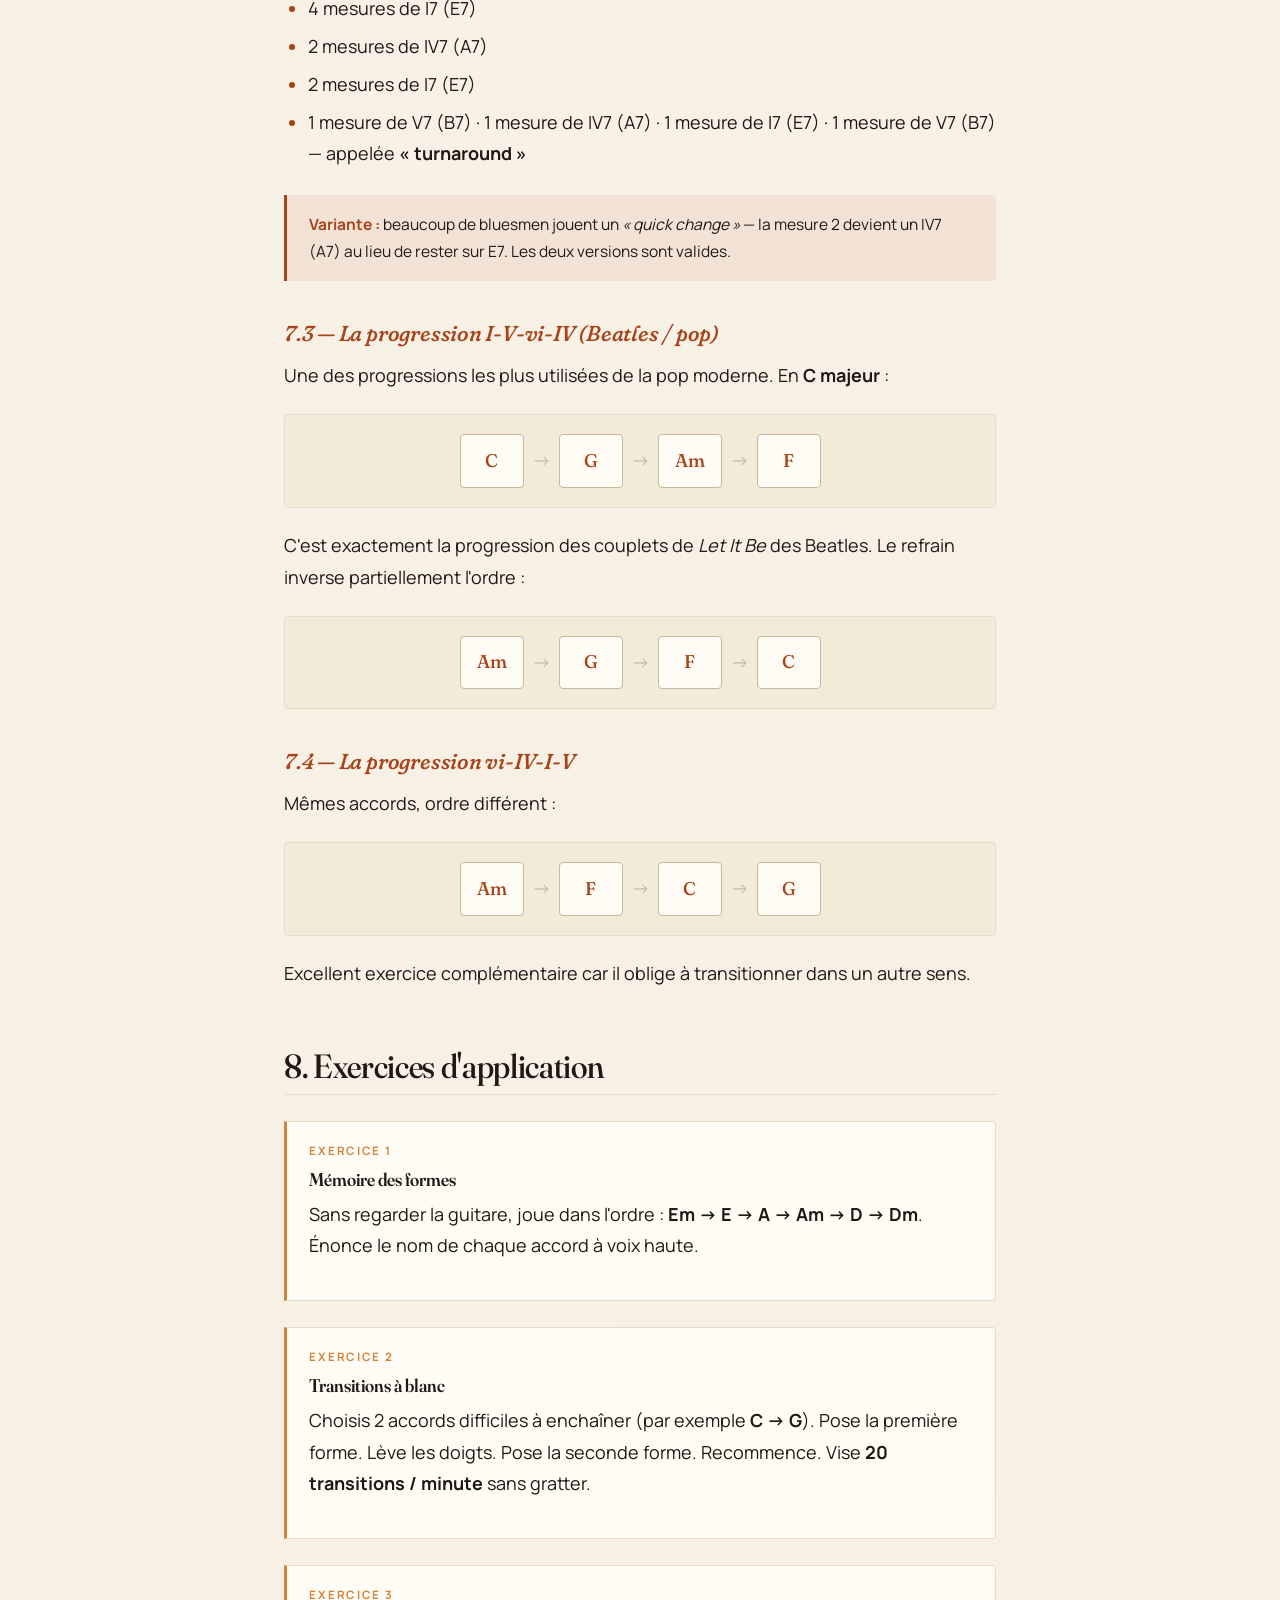
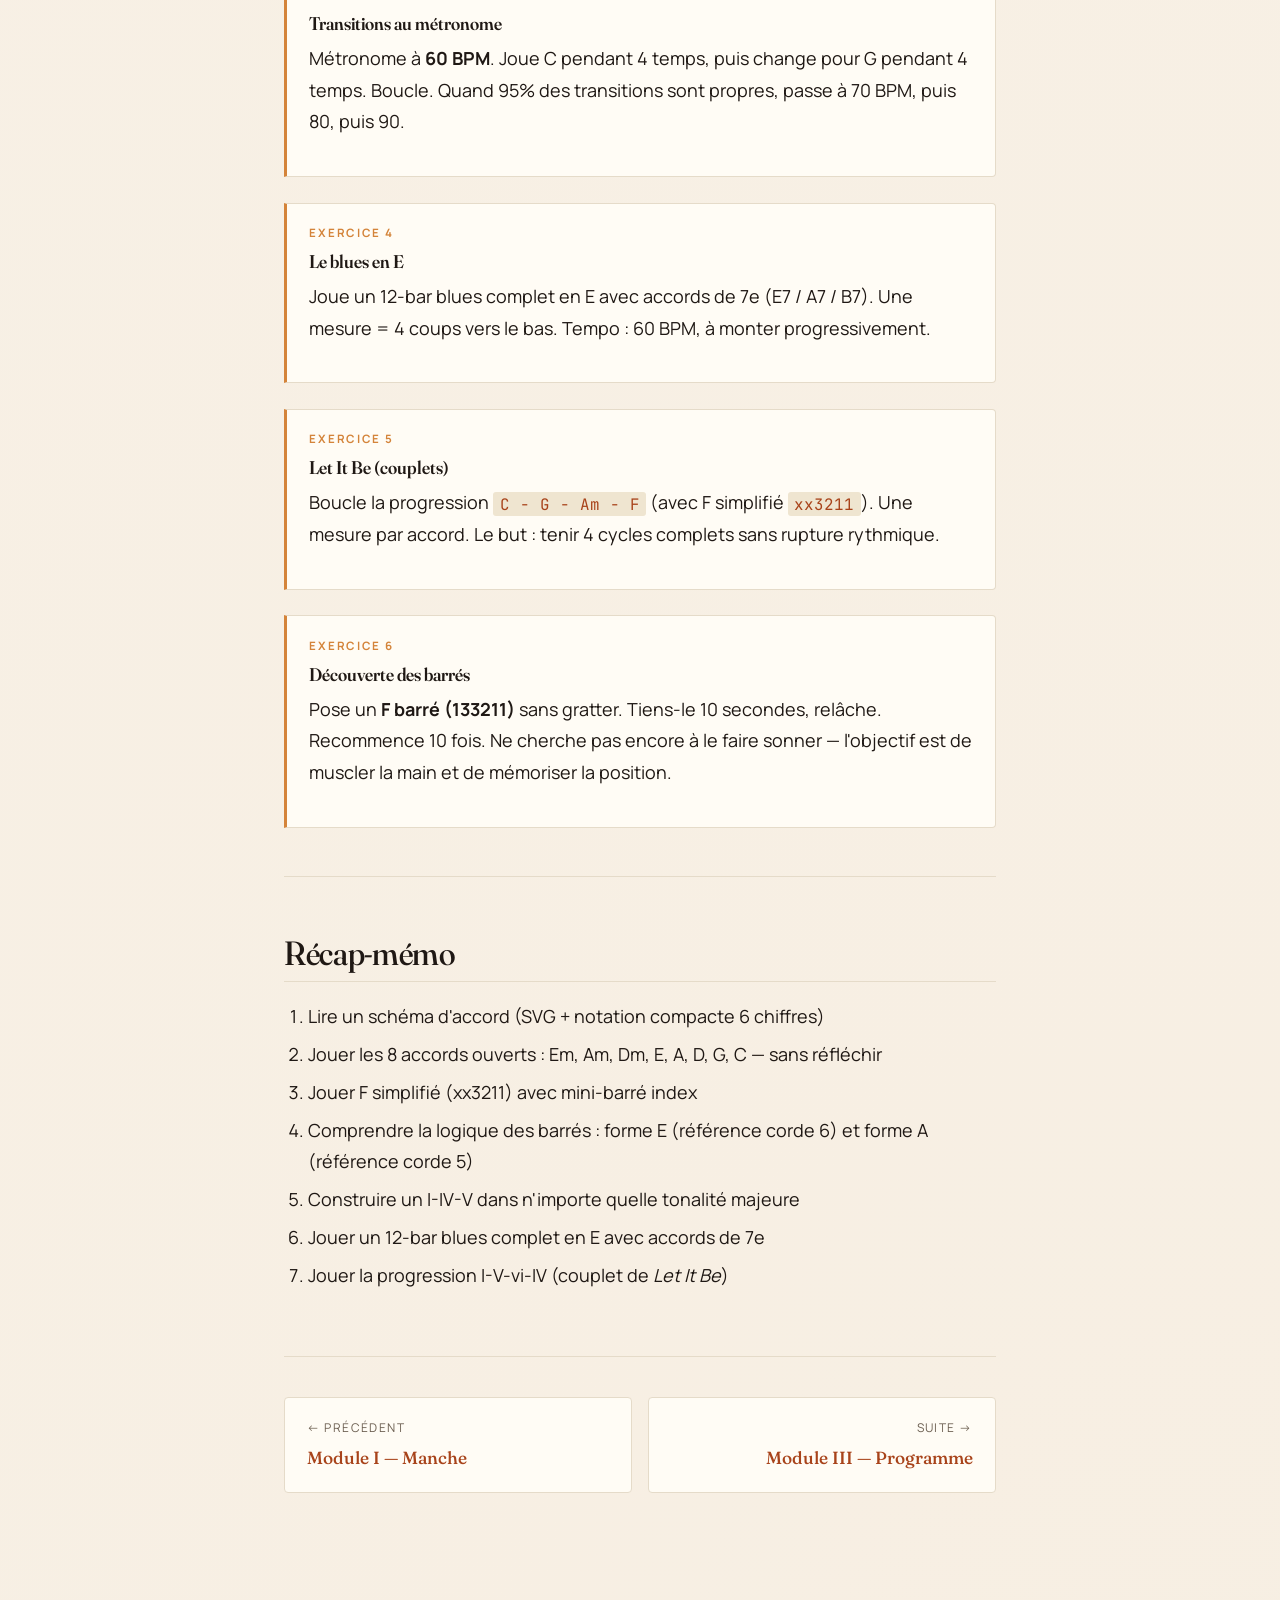
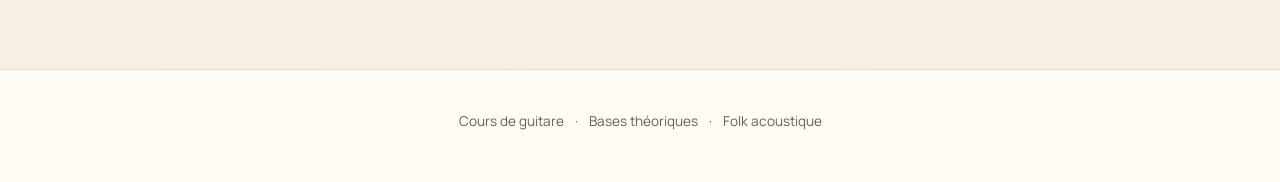
<file: module-2.html>
<!DOCTYPE html>
<html lang="fr">
<head>
  <meta charset="UTF-8">
  <meta name="viewport" content="width=device-width, initial-scale=1.0">
  <title>Module 2 — Les accords · Cours de guitare</title>
  <meta name="description" content="Les accords à la guitare : 8 accords ouverts, F majeur, accords barrés, accords de 7e, progressions essentielles.">

  <link rel="preconnect" href="https://fonts.googleapis.com">
  <link rel="preconnect" href="https://fonts.gstatic.com" crossorigin>
  <link href="https://fonts.googleapis.com/css2?family=Fraunces:ital,opsz,wght,SOFT@0,9..144,300..700,30..100;1,9..144,300..700,30..100&family=Manrope:wght@400;500;600;700&family=JetBrains+Mono:wght@400;500&display=swap" rel="stylesheet">

  <link rel="stylesheet" href="styles.css">
</head>
<body>

<header class="site-header">
  <div class="container-wide">
    <a href="index.html" class="brand">Cours de guitare<span class="ornament">◈</span></a>
    <nav class="site-nav">
      <a href="module-1.html">1. Manche</a>
      <a href="module-2.html" class="active">2. Accords</a>
      <a href="module-3.html">3. Programme</a>
    </nav>
  </div>
</header>

<main>
  <div class="container">

    <article>
      <div class="module-meta">Module II</div>
      <h1>Les accords</h1>
      <p class="module-intro">
        Lire un schéma, maîtriser les accords ouverts essentiels, comprendre la logique des barrés et des accords de 7e, et jouer tes premières progressions complètes — blues 12 mesures et progression Beatles.
      </p>

      <nav class="toc">
        <div class="toc-title">Sommaire</div>
        <ol>
          <li><a href="#lire">Lire un schéma d'accord</a></li>
          <li><a href="#anatomie">Anatomie d'un accord</a></li>
          <li><a href="#ouverts">Les 8 accords ouverts essentiels</a></li>
          <li><a href="#fa">F majeur — l'accord-frontière</a></li>
          <li><a href="#barres">Accords barrés — la logique générale</a></li>
          <li><a href="#septiemes">Accords de 7e — le son du blues</a></li>
          <li><a href="#progressions">Progressions essentielles</a></li>
          <li><a href="#exercices">Exercices d'application</a></li>
        </ol>
      </nav>

      <h2 id="lire">1. Lire un schéma d'accord</h2>
      <p>Tout au long du cours, j'utilise le <strong>schéma SVG vertical</strong>. Voici comment le lire :</p>

      <div class="practice-block">
        <h4>Légende</h4>
        <ul>
          <li><strong>6 lignes verticales</strong> = les 6 cordes (à gauche : corde 6 / Mi grave ; à droite : corde 1 / Mi aigu)</li>
          <li><strong>Lignes horizontales</strong> = les frettes</li>
          <li><strong>Ligne épaisse en haut</strong> = le sillet (frette 0)</li>
          <li><strong>Pastille rouge</strong> = corde pressée à cette frette ; le chiffre dedans indique le doigt à utiliser</li>
          <li><strong>○</strong> au-dessus = corde jouée à vide</li>
          <li><strong>×</strong> au-dessus = corde non jouée (à étouffer)</li>
        </ul>
      </div>

      <h3>Numérotation des doigts</h3>
      <p>1 = index &middot; 2 = majeur &middot; 3 = annulaire &middot; 4 = auriculaire</p>

      <h3>Notation compacte 6 chiffres</h3>
      <p>On rencontre souvent une notation à 6 caractères, lue de la <strong>corde 6 vers la corde 1</strong> :</p>
      <pre><code>Em → 022000     (corde 6 à vide, A frette 2, D frette 2, G/B/E aigu à vide)
C  → x32010     (corde 6 muette, A frette 3, D frette 2, G à vide, B frette 1, E aigu à vide)</code></pre>

      <h2 id="anatomie">2. Anatomie d'un accord</h2>
      <p>Un <strong>accord majeur</strong> est construit avec 3 notes :</p>
      <ul>
        <li>La <strong>tonique</strong> (1)</li>
        <li>La <strong>tierce majeure</strong> (3) — 4 demi-tons au-dessus de la tonique</li>
        <li>La <strong>quinte juste</strong> (5) — 7 demi-tons au-dessus de la tonique</li>
      </ul>
      <p>Exemple : <strong>C majeur</strong> = C — E — G</p>

      <p>Un <strong>accord mineur</strong> remplace la tierce majeure par une <strong>tierce mineure (♭3)</strong> — 3 demi-tons au-dessus seulement.</p>
      <p>Exemple : <strong>C mineur (Cm)</strong> = C — E♭ — G</p>

      <blockquote>
        <strong>À retenir :</strong> la différence entre majeur et mineur tient à <strong>un seul demi-ton</strong>, sur la tierce. Tout le reste est identique.
      </blockquote>

      <h2 id="ouverts">3. Les 8 accords ouverts essentiels</h2>
      <p>Ces 8 accords te permettent de jouer la majorité du répertoire pop/folk/Beatles.</p>

      <h3>Accords mineurs ouverts</h3>
      <div class="chord-grid">
        <div class="chord-card">
          <div class="chord-card-name">Em</div>
          <div class="chord-card-subtitle">Mi mineur</div>
          <div class="chord-diagram"
               data-voicing="0,2,2,0,0,0"
               data-fingers="0,2,3,0,0,0"></div>
          <div class="chord-card-notation">022000</div>
        </div>

        <div class="chord-card">
          <div class="chord-card-name">Am</div>
          <div class="chord-card-subtitle">La mineur</div>
          <div class="chord-diagram"
               data-voicing="x,0,2,2,1,0"
               data-fingers="0,0,2,3,1,0"></div>
          <div class="chord-card-notation">x02210</div>
        </div>

        <div class="chord-card">
          <div class="chord-card-name">Dm</div>
          <div class="chord-card-subtitle">Ré mineur</div>
          <div class="chord-diagram"
               data-voicing="x,x,0,2,3,1"
               data-fingers="0,0,0,2,3,1"></div>
          <div class="chord-card-notation">xx0231</div>
        </div>
      </div>

      <h3>Accords majeurs ouverts</h3>
      <div class="chord-grid">
        <div class="chord-card">
          <div class="chord-card-name">E</div>
          <div class="chord-card-subtitle">Mi majeur</div>
          <div class="chord-diagram"
               data-voicing="0,2,2,1,0,0"
               data-fingers="0,2,3,1,0,0"></div>
          <div class="chord-card-notation">022100</div>
        </div>

        <div class="chord-card">
          <div class="chord-card-name">A</div>
          <div class="chord-card-subtitle">La majeur</div>
          <div class="chord-diagram"
               data-voicing="x,0,2,2,2,0"
               data-fingers="0,0,1,2,3,0"></div>
          <div class="chord-card-notation">x02220</div>
        </div>

        <div class="chord-card">
          <div class="chord-card-name">D</div>
          <div class="chord-card-subtitle">Ré majeur</div>
          <div class="chord-diagram"
               data-voicing="x,x,0,2,3,2"
               data-fingers="0,0,0,1,3,2"></div>
          <div class="chord-card-notation">xx0232</div>
        </div>

        <div class="chord-card">
          <div class="chord-card-name">G</div>
          <div class="chord-card-subtitle">Sol majeur</div>
          <div class="chord-diagram"
               data-voicing="3,2,0,0,0,3"
               data-fingers="2,1,0,0,0,3"></div>
          <div class="chord-card-notation">320003</div>
        </div>

        <div class="chord-card">
          <div class="chord-card-name">C</div>
          <div class="chord-card-subtitle">Do majeur</div>
          <div class="chord-diagram"
               data-voicing="x,3,2,0,1,0"
               data-fingers="0,3,2,0,1,0"></div>
          <div class="chord-card-notation">x32010</div>
        </div>
      </div>

      <blockquote>
        <strong>Variante du G recommandée à terme</strong> (pour les transitions fluides vers C) : doigt 2 sur corde 6 frette 3, doigt 1 sur corde 5 frette 2, <strong>doigt 4 (auriculaire)</strong> sur corde 1 frette 3. Ça libère le doigt 3, prêt à se poser sur la corde 5 frette 3 pour faire C juste après.
      </blockquote>

      <h2 id="fa">4. F majeur — l'accord-frontière</h2>
      <p>
        F majeur n'a <strong>pas de version « complète » en accord ouvert</strong> sur guitare. Il existe une version simplifiée à 4 cordes, et une version barré à 6 cordes (plus difficile mais beaucoup plus puissante).
      </p>

      <div class="chord-grid">
        <div class="chord-card">
          <div class="chord-card-name">F</div>
          <div class="chord-card-subtitle">simplifié — 4 cordes</div>
          <div class="chord-diagram"
               data-voicing="x,x,3,2,1,1"
               data-fingers="0,0,3,2,1,1"></div>
          <div class="chord-card-notation">xx3211</div>
        </div>

        <div class="chord-card">
          <div class="chord-card-name">F</div>
          <div class="chord-card-subtitle">barré — 6 cordes</div>
          <div class="chord-diagram"
               data-voicing="1,3,3,2,1,1"
               data-fingers="1,3,4,2,1,1"></div>
          <div class="chord-card-notation">133211</div>
        </div>
      </div>

      <div class="practice-block">
        <h4>Le geste clé du F simplifié</h4>
        <p>L'index couvre <strong>simultanément</strong> les cordes 1 et 2 sur la frette 1 (mini-barré). Pose l'index bien droit, légèrement en biais, pression sur le côté du doigt plutôt qu'à plat.</p>
      </div>

      <blockquote>
        <strong>Conseil :</strong> passe 2-3 semaines sur la version simplifiée avant d'attaquer le barré complet. Tu n'as pas besoin du barré pour jouer 95% des morceaux Beatles débutant.
      </blockquote>

      <h2 id="barres">5. Accords barrés — la logique générale</h2>
      <p>Un accord barré fonctionne en 2 étapes :</p>
      <ol>
        <li><strong>L'index fait office de sillet mobile</strong> en pressant toutes (ou plusieurs) cordes sur une frette donnée.</li>
        <li><strong>Les autres doigts forment une « forme » connue</strong> (forme E ou forme A) décalée vers le haut.</li>
      </ol>

      <h3>Forme E (basée sur E majeur ouvert)</h3>
      <p>Si tu prends E ouvert (022100) et que ton index « remplace » le sillet sur la frette 1, tu obtiens <strong>F majeur barré</strong> (133211). En décalant cette forme :</p>
      <div class="table-wrapper">
        <table>
          <thead><tr><th>Frette du barré (index)</th><th>Accord obtenu</th></tr></thead>
          <tbody>
            <tr><td>1</td><td>F</td></tr>
            <tr><td>2</td><td>F♯</td></tr>
            <tr><td>3</td><td>G</td></tr>
            <tr><td>4</td><td>G♯</td></tr>
            <tr><td>5</td><td>A</td></tr>
            <tr><td>7</td><td>B</td></tr>
            <tr><td>8</td><td>C</td></tr>
            <tr><td>10</td><td>D</td></tr>
          </tbody>
        </table>
      </div>
      <blockquote>
        <strong>Règle :</strong> la note jouée par l'index sur la <strong>corde 6</strong> te donne le nom de l'accord. Frette 5 sur corde 6 = A → barré frette 5 forme E = A majeur.
      </blockquote>

      <h3>Forme A (basée sur A majeur ouvert)</h3>
      <p>Si tu prends A ouvert (x02220) et que l'index barre la frette 1 sur les cordes 5 à 1, tu obtiens <strong>B♭ majeur</strong> (x13331).</p>
      <div class="table-wrapper">
        <table>
          <thead><tr><th>Frette du barré</th><th>Accord obtenu</th></tr></thead>
          <tbody>
            <tr><td>1</td><td>B♭</td></tr>
            <tr><td>2</td><td>B</td></tr>
            <tr><td>3</td><td>C</td></tr>
            <tr><td>5</td><td>D</td></tr>
            <tr><td>7</td><td>E</td></tr>
            <tr><td>8</td><td>F</td></tr>
            <tr><td>10</td><td>G</td></tr>
          </tbody>
        </table>
      </div>
      <blockquote>
        <strong>Règle :</strong> la note jouée par l'index sur la <strong>corde 5</strong> te donne le nom de l'accord. Frette 3 sur corde 5 = C → barré frette 3 forme A = C majeur.
      </blockquote>

      <p>Avec <strong>2 formes barrées</strong> + ta connaissance des notes sur les cordes 6 et 5 (Module 1), tu peux jouer <strong>n'importe quel accord majeur ou mineur</strong> sur le manche.</p>

      <h2 id="septiemes">6. Accords de 7e — le son du blues</h2>
      <p>
        Le <strong>blues</strong> repose sur les <strong>accords de 7e de dominante</strong> (notés simplement « 7 » : E7, A7, B7…). On ajoute la <strong>7e mineure</strong> (10 demi-tons au-dessus de la tonique) à un accord majeur. Cette 7e mineure crée la tension caractéristique du blues.
      </p>

      <div class="chord-grid">
        <div class="chord-card">
          <div class="chord-card-name">E7</div>
          <div class="chord-diagram"
               data-voicing="0,2,0,1,0,0"
               data-fingers="0,2,0,1,0,0"></div>
          <div class="chord-card-notation">020100</div>
        </div>

        <div class="chord-card">
          <div class="chord-card-name">A7</div>
          <div class="chord-diagram"
               data-voicing="x,0,2,0,2,0"
               data-fingers="0,0,2,0,3,0"></div>
          <div class="chord-card-notation">x02020</div>
        </div>

        <div class="chord-card">
          <div class="chord-card-name">B7</div>
          <div class="chord-diagram"
               data-voicing="x,2,1,2,0,2"
               data-fingers="0,2,1,3,0,4"></div>
          <div class="chord-card-notation">x21202</div>
        </div>

        <div class="chord-card">
          <div class="chord-card-name">D7</div>
          <div class="chord-diagram"
               data-voicing="x,x,0,2,1,2"
               data-fingers="0,0,0,2,1,3"></div>
          <div class="chord-card-notation">xx0212</div>
        </div>

        <div class="chord-card">
          <div class="chord-card-name">G7</div>
          <div class="chord-diagram"
               data-voicing="3,2,0,0,0,1"
               data-fingers="3,2,0,0,0,1"></div>
          <div class="chord-card-notation">320001</div>
        </div>

        <div class="chord-card">
          <div class="chord-card-name">C7</div>
          <div class="chord-diagram"
               data-voicing="x,3,2,3,1,0"
               data-fingers="0,3,2,4,1,0"></div>
          <div class="chord-card-notation">x32310</div>
        </div>
      </div>

      <h2 id="progressions">7. Progressions essentielles</h2>

      <h3>7.1 — La progression I-IV-V (la base de tout)</h3>
      <p>En théorie : tu prends les degrés <strong>1, 4 et 5</strong> de la gamme majeure.</p>
      <div class="table-wrapper">
        <table>
          <thead><tr><th>Tonalité</th><th>I</th><th>IV</th><th>V</th></tr></thead>
          <tbody>
            <tr><td>C majeur</td><td>C</td><td>F</td><td>G</td></tr>
            <tr><td>G majeur</td><td>G</td><td>C</td><td>D</td></tr>
            <tr><td>D majeur</td><td>D</td><td>G</td><td>A</td></tr>
            <tr><td>A majeur</td><td>A</td><td>D</td><td>E</td></tr>
            <tr><td>E majeur</td><td>E</td><td>A</td><td>B</td></tr>
          </tbody>
        </table>
      </div>
      <p>C'est la base du blues, du rock'n'roll, de la country et de beaucoup de classiques. Si tu maîtrises 3 accords, tu joues déjà des centaines de morceaux.</p>

      <h3>7.2 — Le blues 12 mesures (12-bar blues)</h3>
      <p>Structure standard sur 12 mesures, exemple en <strong>E</strong> avec accords de 7e :</p>
      <div class="progression">
        <span class="progression-bar">E7</span>
        <span class="progression-bar">E7</span>
        <span class="progression-bar">E7</span>
        <span class="progression-bar">E7</span>
        <span class="progression-bar">A7</span>
        <span class="progression-bar">A7</span>
        <span class="progression-bar">E7</span>
        <span class="progression-bar">E7</span>
        <span class="progression-bar">B7</span>
        <span class="progression-bar">A7</span>
        <span class="progression-bar">E7</span>
        <span class="progression-bar">B7</span>
      </div>

      <p><strong>Formule mémorisable :</strong></p>
      <ul>
        <li>4 mesures de I7 (E7)</li>
        <li>2 mesures de IV7 (A7)</li>
        <li>2 mesures de I7 (E7)</li>
        <li>1 mesure de V7 (B7) &middot; 1 mesure de IV7 (A7) &middot; 1 mesure de I7 (E7) &middot; 1 mesure de V7 (B7) — appelée <strong>« turnaround »</strong></li>
      </ul>

      <blockquote>
        <strong>Variante :</strong> beaucoup de bluesmen jouent un <em>« quick change »</em> — la mesure 2 devient un IV7 (A7) au lieu de rester sur E7. Les deux versions sont valides.
      </blockquote>

      <h3>7.3 — La progression I-V-vi-IV (Beatles / pop)</h3>
      <p>Une des progressions les plus utilisées de la pop moderne. En <strong>C majeur</strong> :</p>
      <div class="progression">
        <span class="progression-bar">C</span>
        <span class="progression-arrow">→</span>
        <span class="progression-bar">G</span>
        <span class="progression-arrow">→</span>
        <span class="progression-bar">Am</span>
        <span class="progression-arrow">→</span>
        <span class="progression-bar">F</span>
      </div>
      <p>C'est exactement la progression des couplets de <em>Let It Be</em> des Beatles. Le refrain inverse partiellement l'ordre :</p>
      <div class="progression">
        <span class="progression-bar">Am</span>
        <span class="progression-arrow">→</span>
        <span class="progression-bar">G</span>
        <span class="progression-arrow">→</span>
        <span class="progression-bar">F</span>
        <span class="progression-arrow">→</span>
        <span class="progression-bar">C</span>
      </div>

      <h3>7.4 — La progression vi-IV-I-V</h3>
      <p>Mêmes accords, ordre différent :</p>
      <div class="progression">
        <span class="progression-bar">Am</span>
        <span class="progression-arrow">→</span>
        <span class="progression-bar">F</span>
        <span class="progression-arrow">→</span>
        <span class="progression-bar">C</span>
        <span class="progression-arrow">→</span>
        <span class="progression-bar">G</span>
      </div>
      <p>Excellent exercice complémentaire car il oblige à transitionner dans un autre sens.</p>

      <h2 id="exercices">8. Exercices d'application</h2>

      <div class="practice-block">
        <div class="label">Exercice 1</div>
        <h4>Mémoire des formes</h4>
        <p>Sans regarder la guitare, joue dans l'ordre : <strong>Em → E → A → Am → D → Dm</strong>. Énonce le nom de chaque accord à voix haute.</p>
      </div>

      <div class="practice-block">
        <div class="label">Exercice 2</div>
        <h4>Transitions à blanc</h4>
        <p>Choisis 2 accords difficiles à enchaîner (par exemple <strong>C → G</strong>). Pose la première forme. Lève les doigts. Pose la seconde forme. Recommence. Vise <strong>20 transitions / minute</strong> sans gratter.</p>
      </div>

      <div class="practice-block">
        <div class="label">Exercice 3</div>
        <h4>Transitions au métronome</h4>
        <p>Métronome à <strong>60 BPM</strong>. Joue C pendant 4 temps, puis change pour G pendant 4 temps. Boucle. Quand 95% des transitions sont propres, passe à 70 BPM, puis 80, puis 90.</p>
      </div>

      <div class="practice-block">
        <div class="label">Exercice 4</div>
        <h4>Le blues en E</h4>
        <p>Joue un 12-bar blues complet en E avec accords de 7e (E7 / A7 / B7). Une mesure = 4 coups vers le bas. Tempo : 60 BPM, à monter progressivement.</p>
      </div>

      <div class="practice-block">
        <div class="label">Exercice 5</div>
        <h4>Let It Be (couplets)</h4>
        <p>Boucle la progression <code>C - G - Am - F</code> (avec F simplifié <code>xx3211</code>). Une mesure par accord. Le but : tenir 4 cycles complets sans rupture rythmique.</p>
      </div>

      <div class="practice-block">
        <div class="label">Exercice 6</div>
        <h4>Découverte des barrés</h4>
        <p>Pose un <strong>F barré (133211)</strong> sans gratter. Tiens-le 10 secondes, relâche. Recommence 10 fois. Ne cherche pas encore à le faire sonner — l'objectif est de muscler la main et de mémoriser la position.</p>
      </div>

      <hr>

      <h2>Récap-mémo</h2>
      <ol>
        <li>Lire un schéma d'accord (SVG + notation compacte 6 chiffres)</li>
        <li>Jouer les 8 accords ouverts : Em, Am, Dm, E, A, D, G, C — sans réfléchir</li>
        <li>Jouer F simplifié (xx3211) avec mini-barré index</li>
        <li>Comprendre la logique des barrés : forme E (référence corde 6) et forme A (référence corde 5)</li>
        <li>Construire un I-IV-V dans n'importe quelle tonalité majeure</li>
        <li>Jouer un 12-bar blues complet en E avec accords de 7e</li>
        <li>Jouer la progression I-V-vi-IV (couplet de <em>Let It Be</em>)</li>
      </ol>

      <nav class="module-nav">
        <a href="module-1.html">
          <div class="label">← Précédent</div>
          <div class="title">Module I — Manche</div>
        </a>
        <a href="module-3.html" class="next">
          <div class="label">Suite →</div>
          <div class="title">Module III — Programme</div>
        </a>
      </nav>

    </article>
  </div>
</main>

<footer class="site-footer">
  <div class="container">
    <p>Cours de guitare <span class="ornament">&middot;</span> Bases théoriques <span class="ornament">&middot;</span> Folk acoustique</p>
  </div>
</footer>

<script src="chord-diagrams.js"></script>
</body>
</html>
</file>
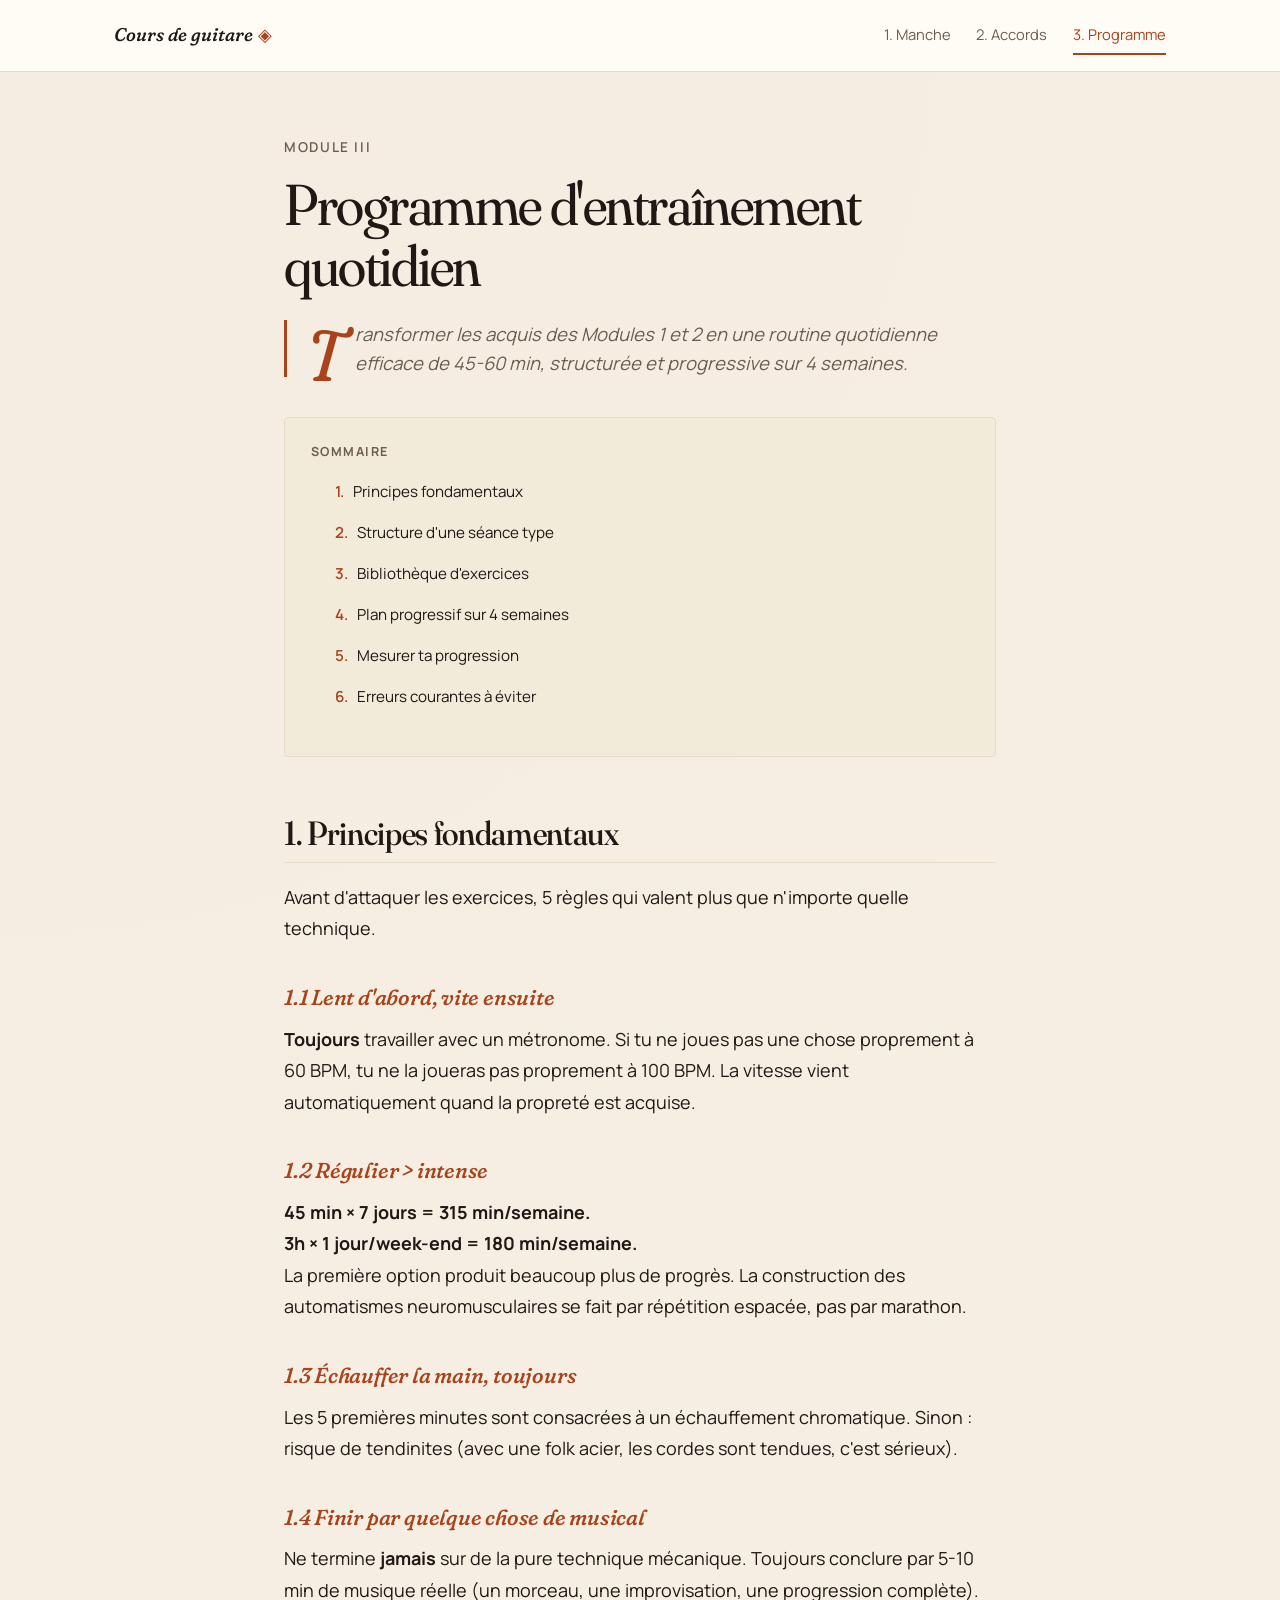
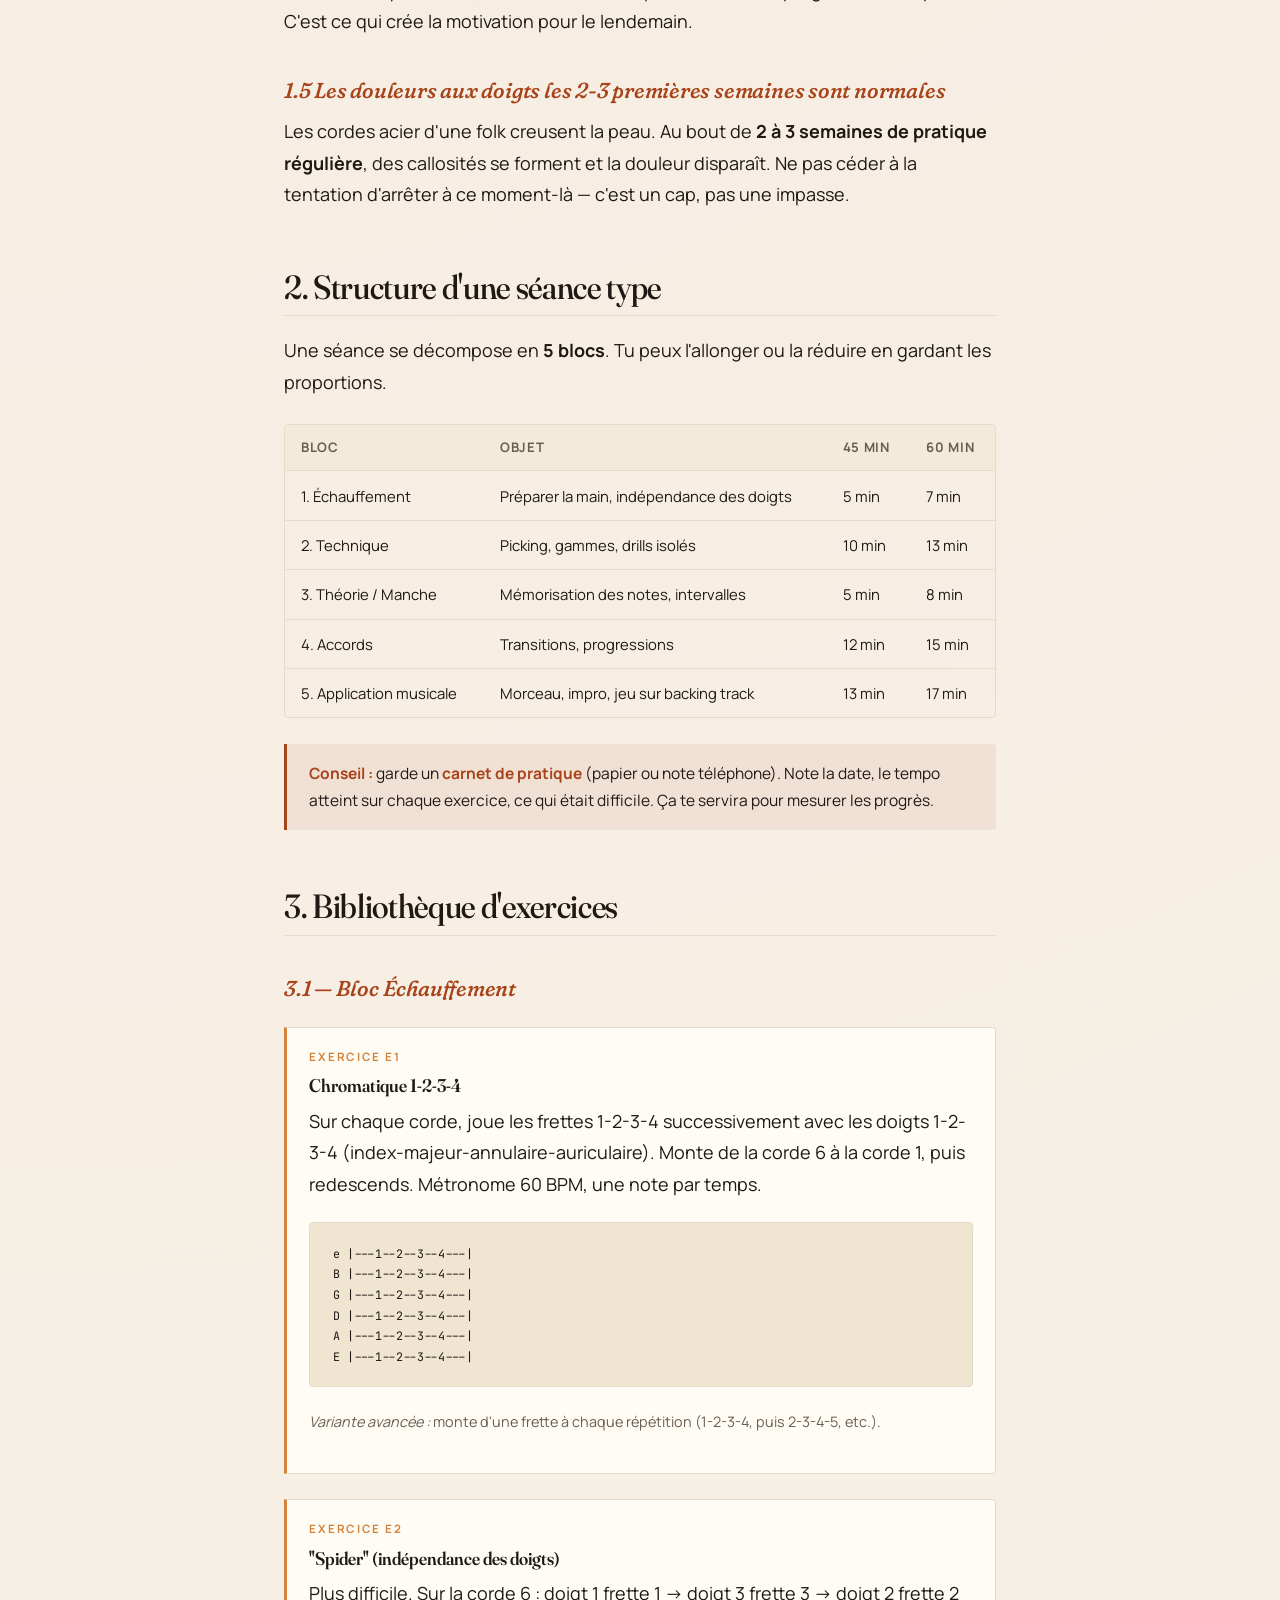
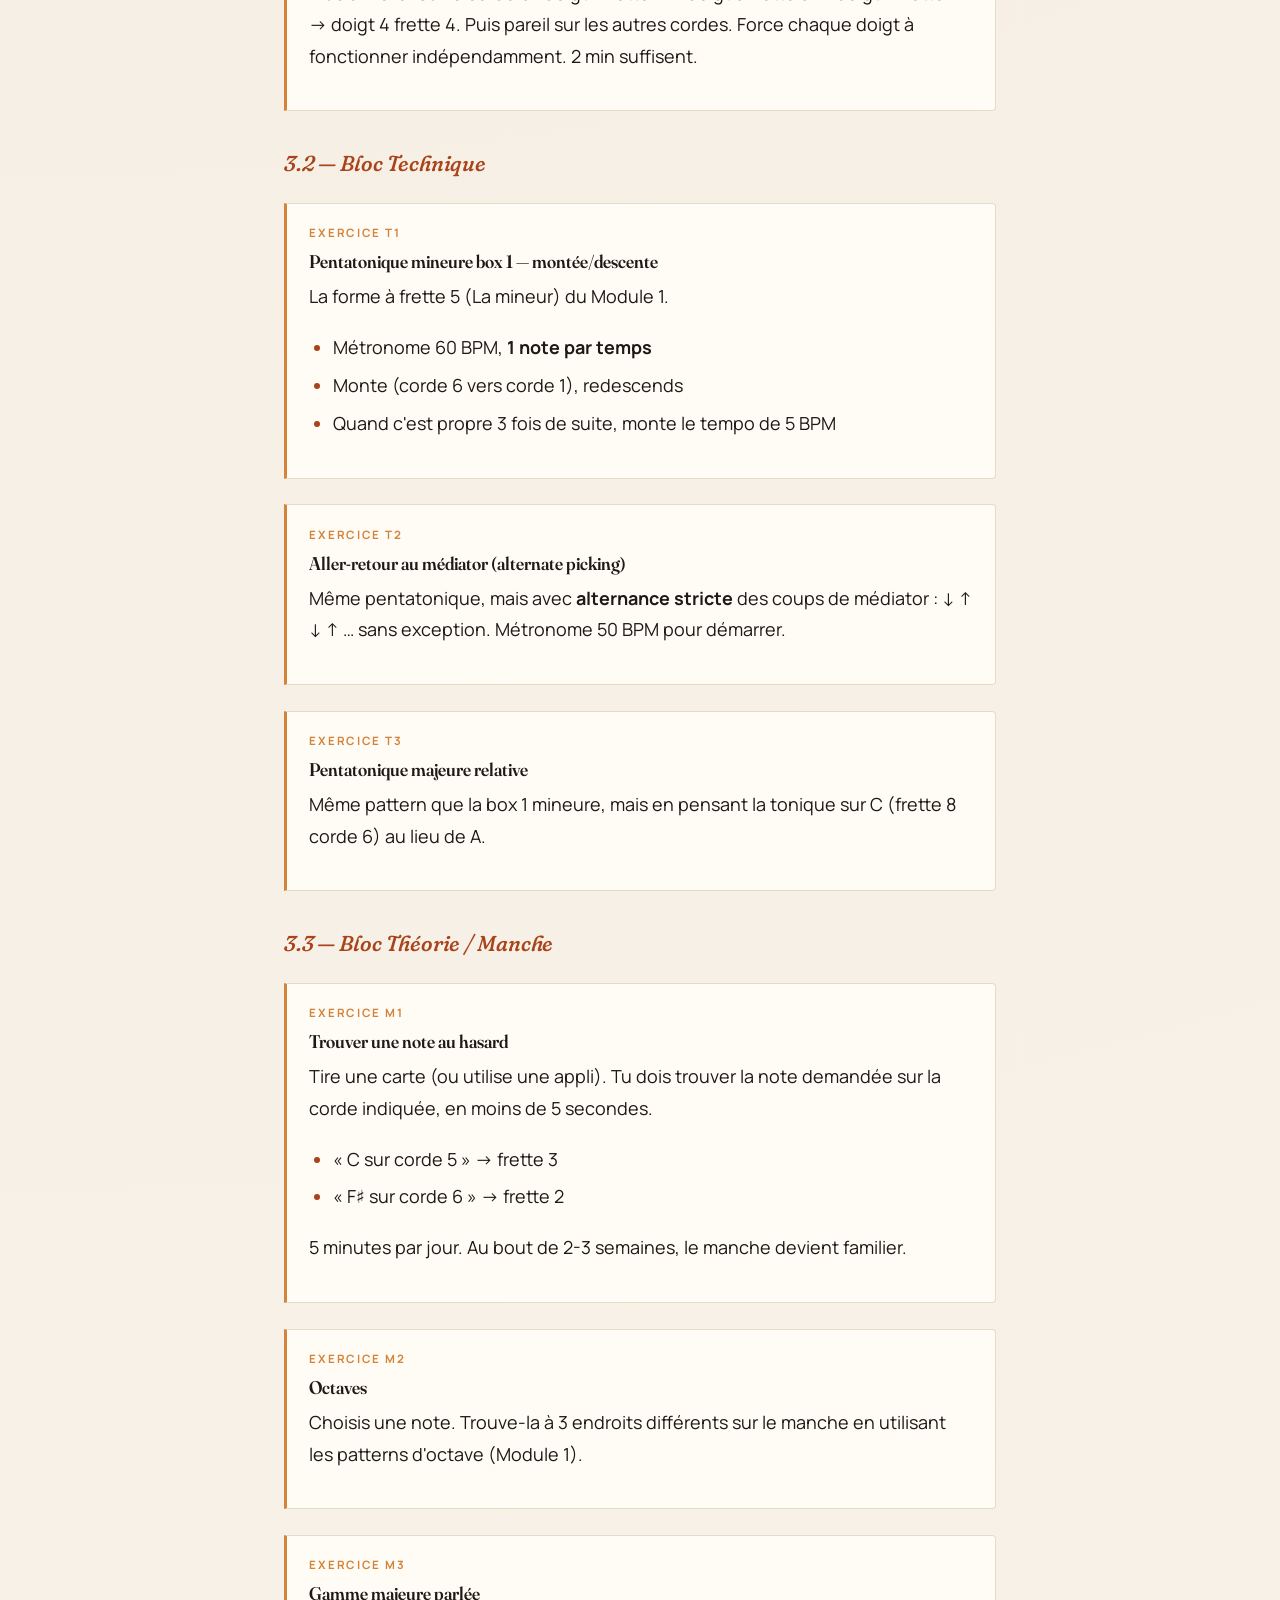
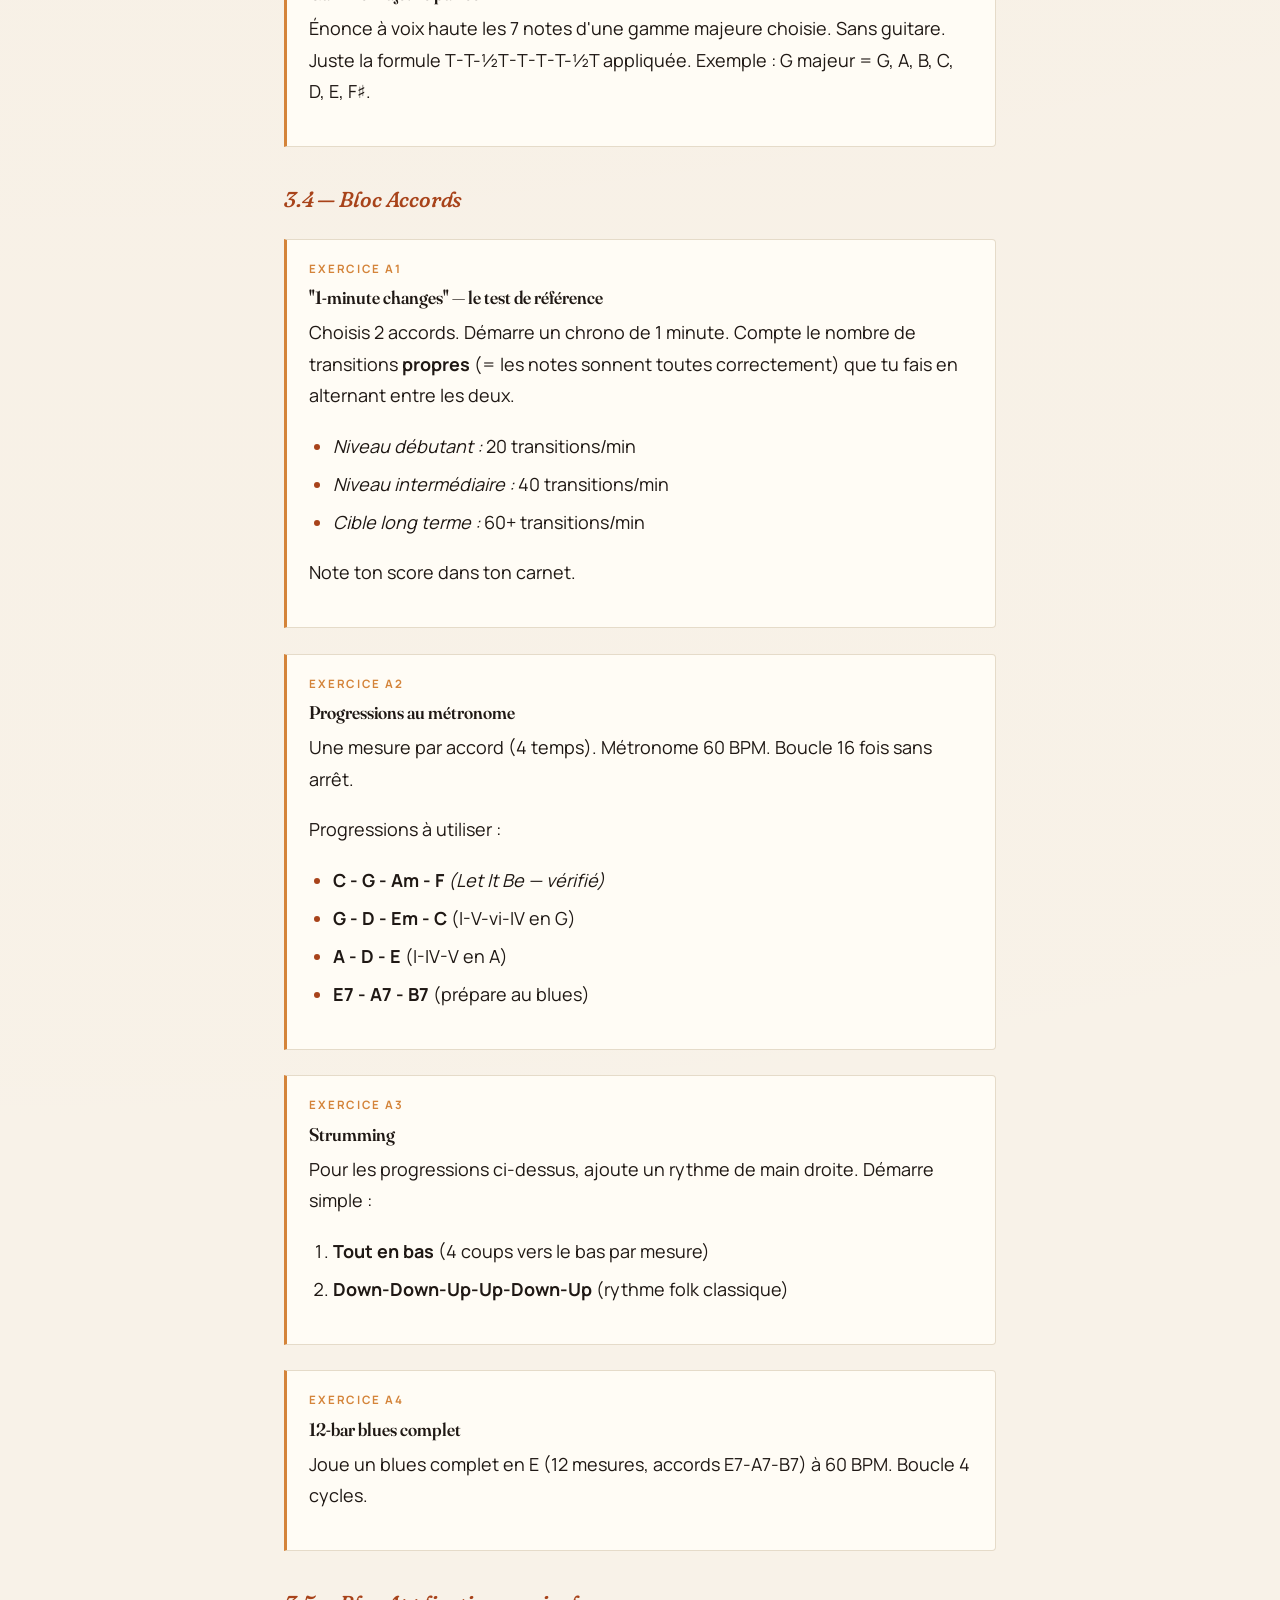
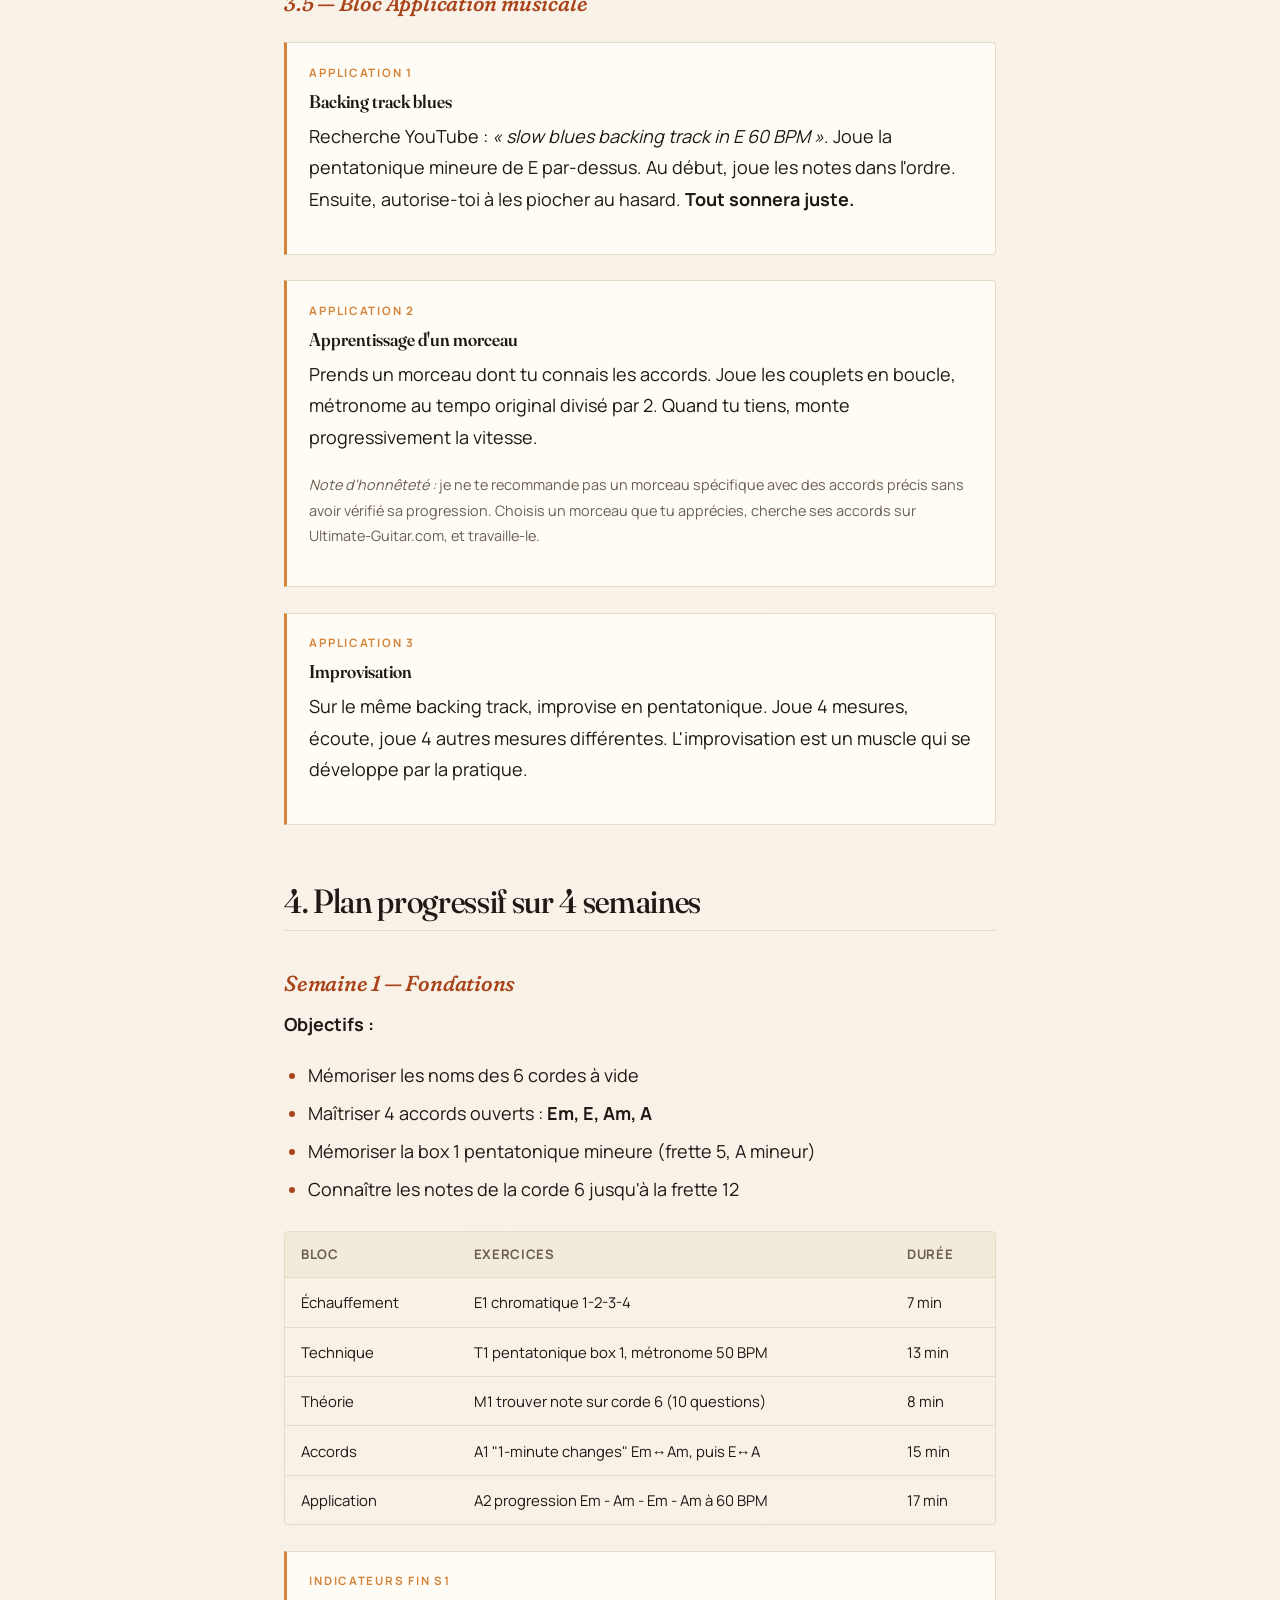
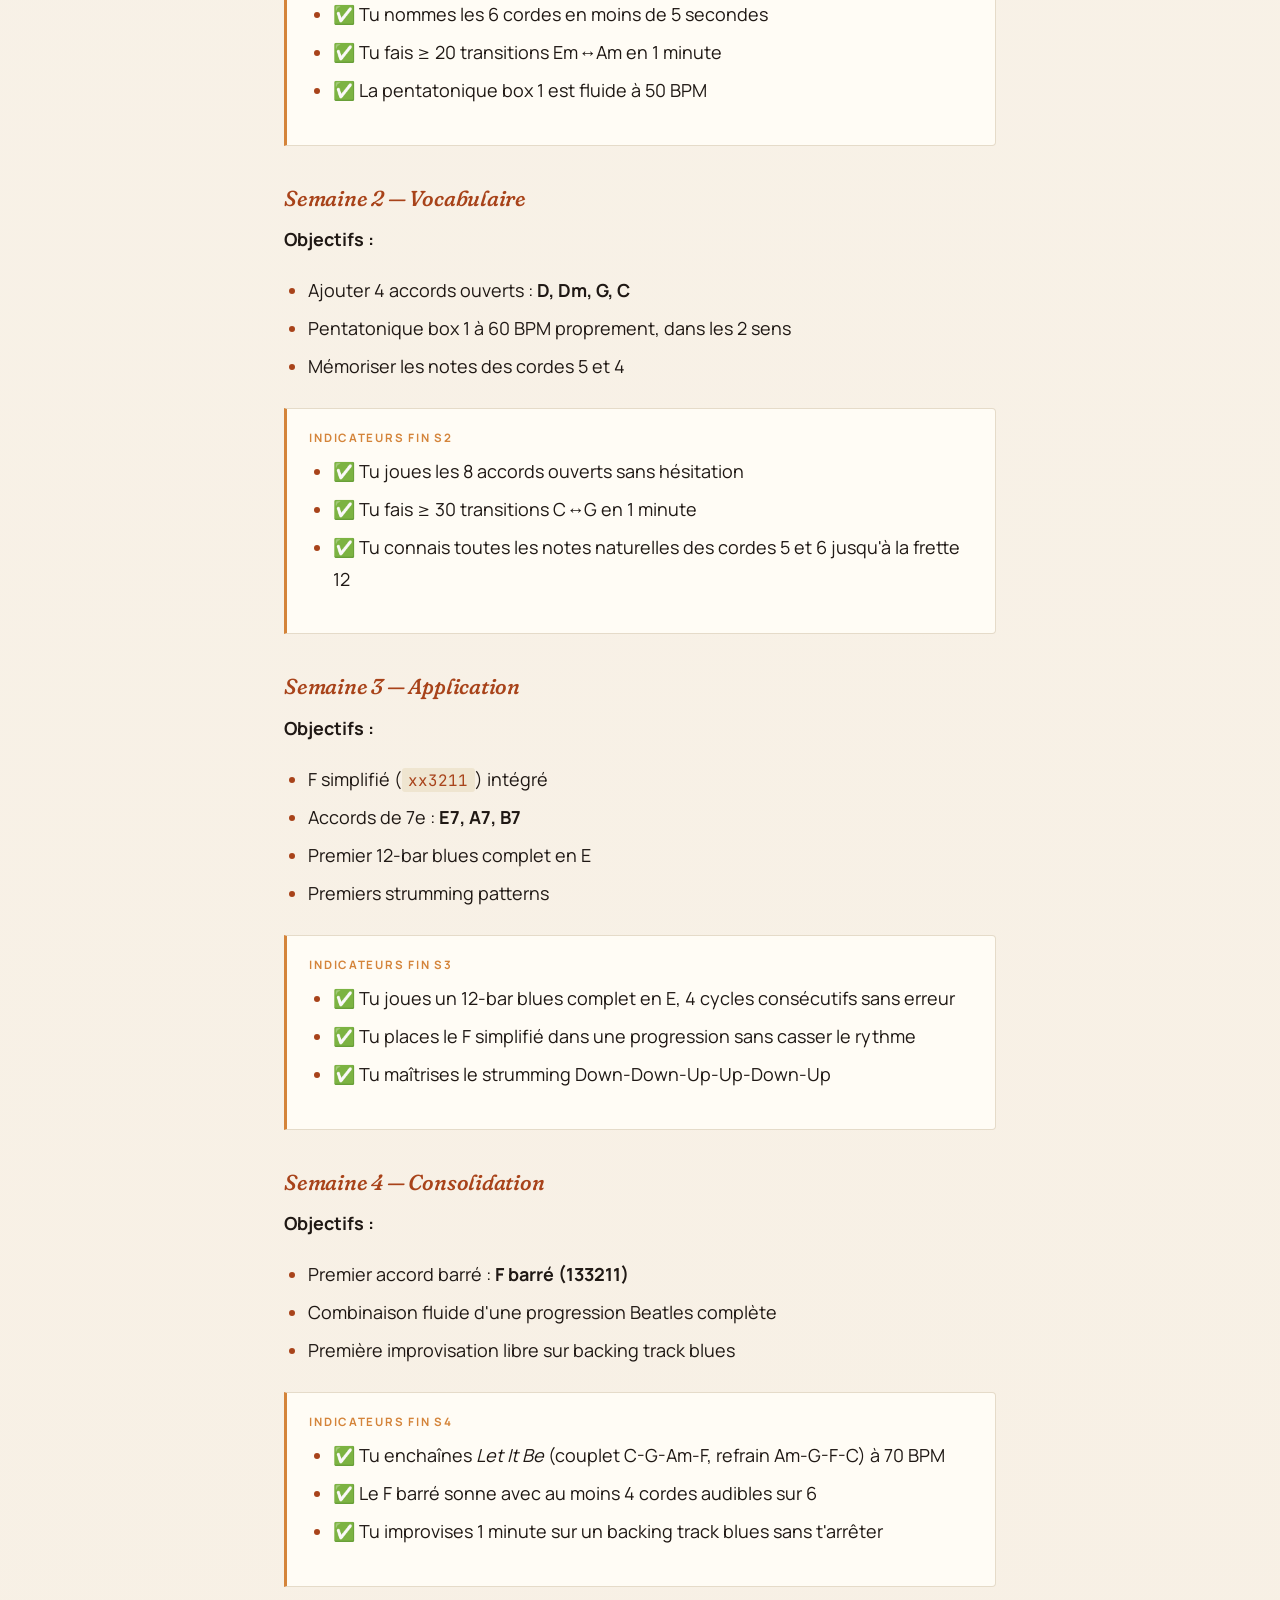
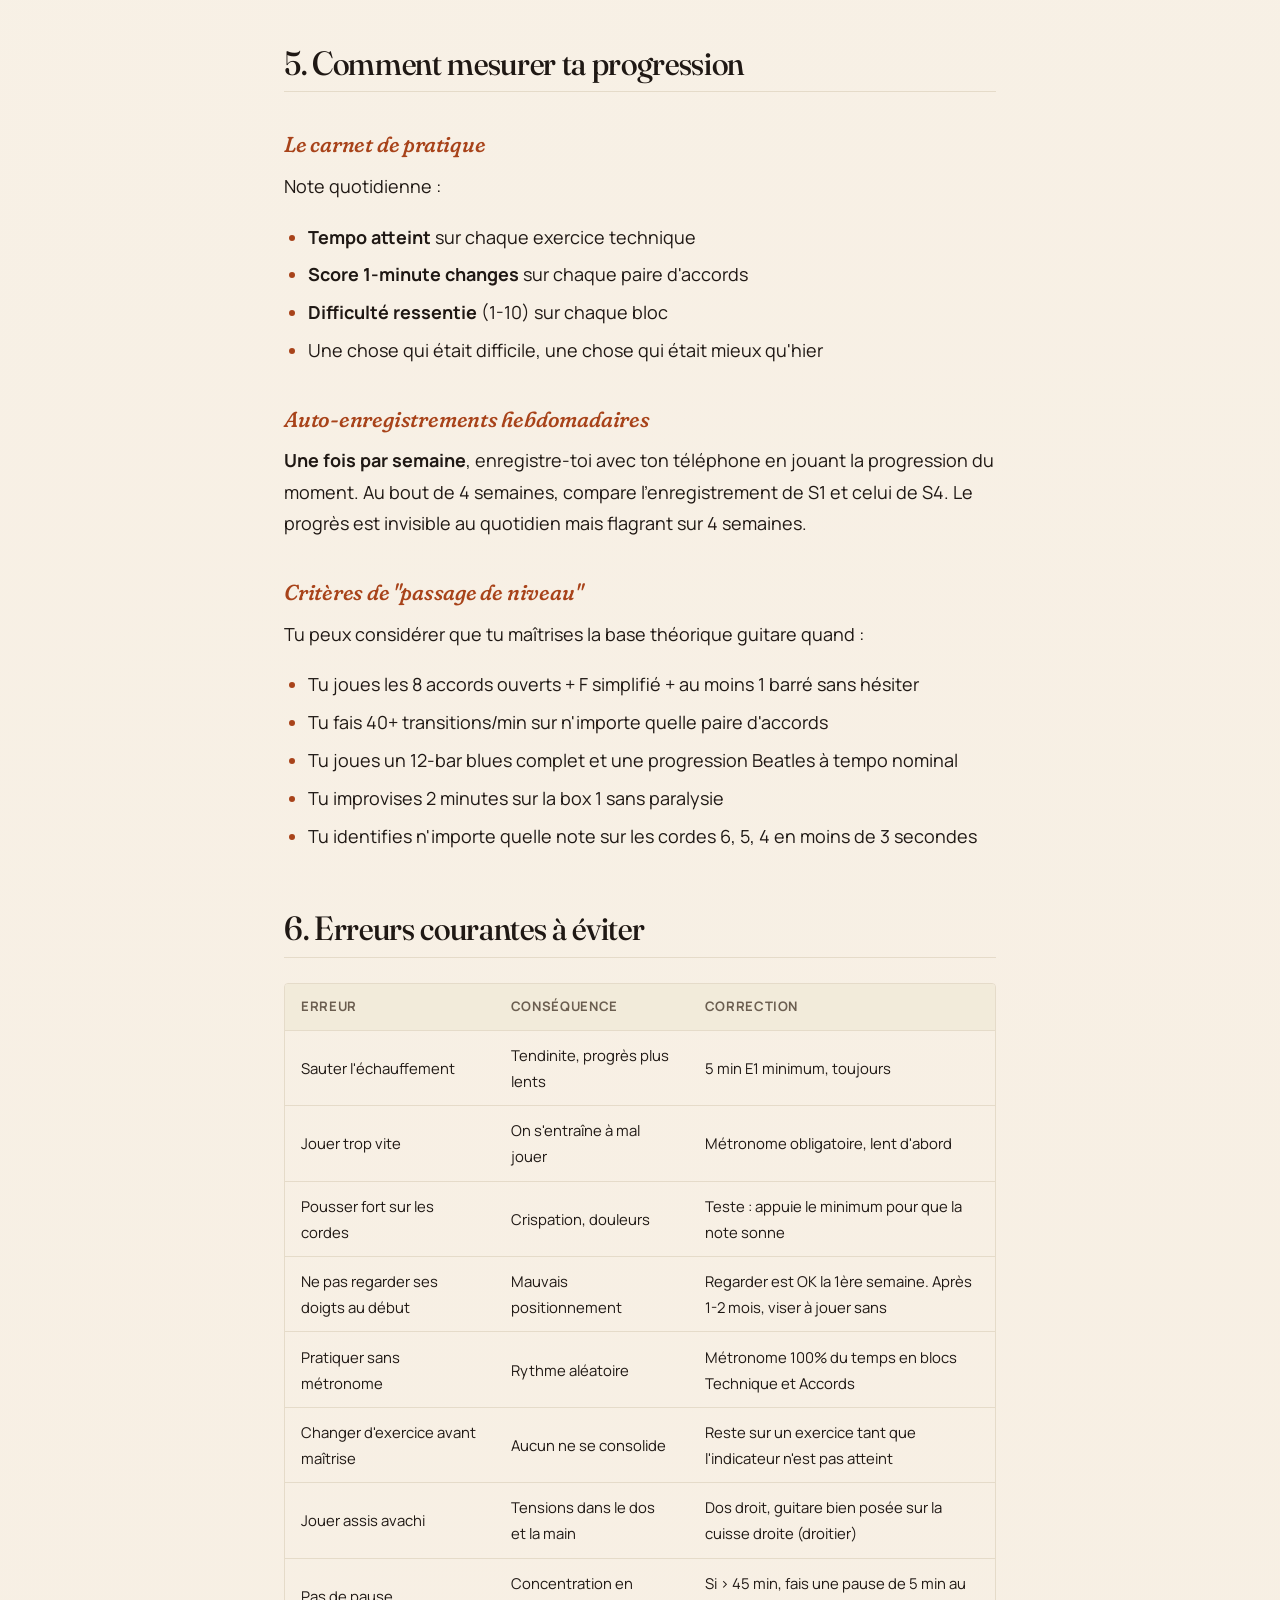
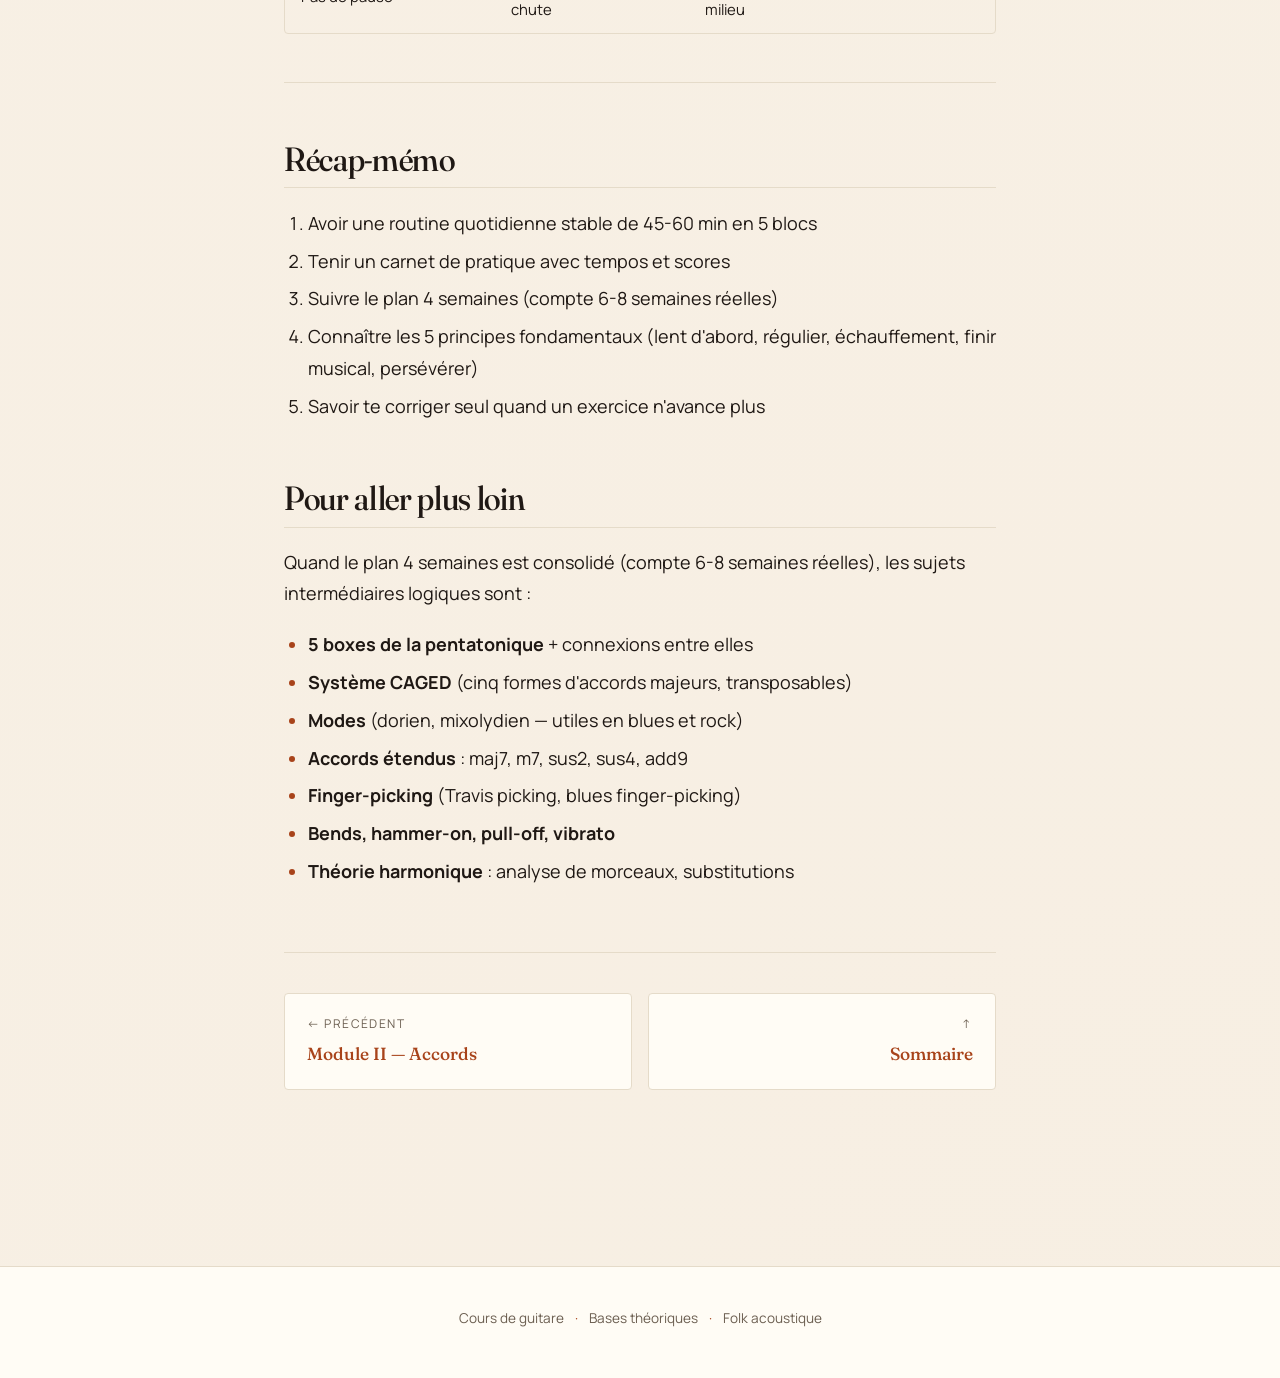
<file: module-3.html>
<!DOCTYPE html>
<html lang="fr">
<head>
  <meta charset="UTF-8">
  <meta name="viewport" content="width=device-width, initial-scale=1.0">
  <title>Module 3 — Programme d'entraînement quotidien · Cours de guitare</title>
  <meta name="description" content="Programme d'entraînement quotidien pour la guitare : routine 45-60 min, plan progressif sur 4 semaines, bibliothèque d'exercices.">

  <link rel="preconnect" href="https://fonts.googleapis.com">
  <link rel="preconnect" href="https://fonts.gstatic.com" crossorigin>
  <link href="https://fonts.googleapis.com/css2?family=Fraunces:ital,opsz,wght,SOFT@0,9..144,300..700,30..100;1,9..144,300..700,30..100&family=Manrope:wght@400;500;600;700&family=JetBrains+Mono:wght@400;500&display=swap" rel="stylesheet">

  <link rel="stylesheet" href="styles.css">
</head>
<body>

<header class="site-header">
  <div class="container-wide">
    <a href="index.html" class="brand">Cours de guitare<span class="ornament">◈</span></a>
    <nav class="site-nav">
      <a href="module-1.html">1. Manche</a>
      <a href="module-2.html">2. Accords</a>
      <a href="module-3.html" class="active">3. Programme</a>
    </nav>
  </div>
</header>

<main>
  <div class="container">

    <article>
      <div class="module-meta">Module III</div>
      <h1>Programme d'entraînement quotidien</h1>
      <p class="module-intro">
        Transformer les acquis des Modules 1 et 2 en une routine quotidienne efficace de 45-60 min, structurée et progressive sur 4 semaines.
      </p>

      <nav class="toc">
        <div class="toc-title">Sommaire</div>
        <ol>
          <li><a href="#principes">Principes fondamentaux</a></li>
          <li><a href="#structure">Structure d'une séance type</a></li>
          <li><a href="#bibliotheque">Bibliothèque d'exercices</a></li>
          <li><a href="#plan">Plan progressif sur 4 semaines</a></li>
          <li><a href="#mesure">Mesurer ta progression</a></li>
          <li><a href="#erreurs">Erreurs courantes à éviter</a></li>
        </ol>
      </nav>

      <h2 id="principes">1. Principes fondamentaux</h2>
      <p>Avant d'attaquer les exercices, 5 règles qui valent plus que n'importe quelle technique.</p>

      <h3>1.1 Lent d'abord, vite ensuite</h3>
      <p><strong>Toujours</strong> travailler avec un métronome. Si tu ne joues pas une chose proprement à 60 BPM, tu ne la joueras pas proprement à 100 BPM. La vitesse vient automatiquement quand la propreté est acquise.</p>

      <h3>1.2 Régulier &gt; intense</h3>
      <p>
        <strong>45 min × 7 jours = 315 min/semaine.</strong><br>
        <strong>3h × 1 jour/week-end = 180 min/semaine.</strong><br>
        La première option produit beaucoup plus de progrès. La construction des automatismes neuromusculaires se fait par répétition espacée, pas par marathon.
      </p>

      <h3>1.3 Échauffer la main, toujours</h3>
      <p>Les 5 premières minutes sont consacrées à un échauffement chromatique. Sinon : risque de tendinites (avec une folk acier, les cordes sont tendues, c'est sérieux).</p>

      <h3>1.4 Finir par quelque chose de musical</h3>
      <p>Ne termine <strong>jamais</strong> sur de la pure technique mécanique. Toujours conclure par 5-10 min de musique réelle (un morceau, une improvisation, une progression complète). C'est ce qui crée la motivation pour le lendemain.</p>

      <h3>1.5 Les douleurs aux doigts les 2-3 premières semaines sont normales</h3>
      <p>Les cordes acier d'une folk creusent la peau. Au bout de <strong>2 à 3 semaines de pratique régulière</strong>, des callosités se forment et la douleur disparaît. Ne pas céder à la tentation d'arrêter à ce moment-là — c'est un cap, pas une impasse.</p>

      <h2 id="structure">2. Structure d'une séance type</h2>
      <p>Une séance se décompose en <strong>5 blocs</strong>. Tu peux l'allonger ou la réduire en gardant les proportions.</p>

      <div class="table-wrapper">
        <table>
          <thead>
            <tr><th>Bloc</th><th>Objet</th><th>45 min</th><th>60 min</th></tr>
          </thead>
          <tbody>
            <tr><td>1. Échauffement</td><td>Préparer la main, indépendance des doigts</td><td>5 min</td><td>7 min</td></tr>
            <tr><td>2. Technique</td><td>Picking, gammes, drills isolés</td><td>10 min</td><td>13 min</td></tr>
            <tr><td>3. Théorie / Manche</td><td>Mémorisation des notes, intervalles</td><td>5 min</td><td>8 min</td></tr>
            <tr><td>4. Accords</td><td>Transitions, progressions</td><td>12 min</td><td>15 min</td></tr>
            <tr><td>5. Application musicale</td><td>Morceau, impro, jeu sur backing track</td><td>13 min</td><td>17 min</td></tr>
          </tbody>
        </table>
      </div>

      <blockquote>
        <strong>Conseil :</strong> garde un <strong>carnet de pratique</strong> (papier ou note téléphone). Note la date, le tempo atteint sur chaque exercice, ce qui était difficile. Ça te servira pour mesurer les progrès.
      </blockquote>

      <h2 id="bibliotheque">3. Bibliothèque d'exercices</h2>

      <h3>3.1 — Bloc Échauffement</h3>

      <div class="practice-block">
        <div class="label">Exercice E1</div>
        <h4>Chromatique 1-2-3-4</h4>
        <p>Sur chaque corde, joue les frettes 1-2-3-4 successivement avec les doigts 1-2-3-4 (index-majeur-annulaire-auriculaire). Monte de la corde 6 à la corde 1, puis redescends. Métronome 60 BPM, une note par temps.</p>
        <pre><code>e |---1--2--3--4---|
B |---1--2--3--4---|
G |---1--2--3--4---|
D |---1--2--3--4---|
A |---1--2--3--4---|
E |---1--2--3--4---|</code></pre>
        <p style="font-size: 0.9rem; color: var(--text-muted);"><em>Variante avancée :</em> monte d'une frette à chaque répétition (1-2-3-4, puis 2-3-4-5, etc.).</p>
      </div>

      <div class="practice-block">
        <div class="label">Exercice E2</div>
        <h4>"Spider" (indépendance des doigts)</h4>
        <p>Plus difficile. Sur la corde 6 : doigt 1 frette 1 → doigt 3 frette 3 → doigt 2 frette 2 → doigt 4 frette 4. Puis pareil sur les autres cordes. Force chaque doigt à fonctionner indépendamment. 2 min suffisent.</p>
      </div>

      <h3>3.2 — Bloc Technique</h3>

      <div class="practice-block">
        <div class="label">Exercice T1</div>
        <h4>Pentatonique mineure box 1 — montée/descente</h4>
        <p>La forme à frette 5 (La mineur) du Module 1.</p>
        <ul>
          <li>Métronome 60 BPM, <strong>1 note par temps</strong></li>
          <li>Monte (corde 6 vers corde 1), redescends</li>
          <li>Quand c'est propre 3 fois de suite, monte le tempo de 5 BPM</li>
        </ul>
      </div>

      <div class="practice-block">
        <div class="label">Exercice T2</div>
        <h4>Aller-retour au médiator (alternate picking)</h4>
        <p>Même pentatonique, mais avec <strong>alternance stricte</strong> des coups de médiator : ↓ ↑ ↓ ↑ … sans exception. Métronome 50 BPM pour démarrer.</p>
      </div>

      <div class="practice-block">
        <div class="label">Exercice T3</div>
        <h4>Pentatonique majeure relative</h4>
        <p>Même pattern que la box 1 mineure, mais en pensant la tonique sur C (frette 8 corde 6) au lieu de A.</p>
      </div>

      <h3>3.3 — Bloc Théorie / Manche</h3>

      <div class="practice-block">
        <div class="label">Exercice M1</div>
        <h4>Trouver une note au hasard</h4>
        <p>Tire une carte (ou utilise une appli). Tu dois trouver la note demandée sur la corde indiquée, en moins de 5 secondes.</p>
        <ul>
          <li>« C sur corde 5 » → frette 3</li>
          <li>« F♯ sur corde 6 » → frette 2</li>
        </ul>
        <p>5 minutes par jour. Au bout de 2-3 semaines, le manche devient familier.</p>
      </div>

      <div class="practice-block">
        <div class="label">Exercice M2</div>
        <h4>Octaves</h4>
        <p>Choisis une note. Trouve-la à 3 endroits différents sur le manche en utilisant les patterns d'octave (Module 1).</p>
      </div>

      <div class="practice-block">
        <div class="label">Exercice M3</div>
        <h4>Gamme majeure parlée</h4>
        <p>Énonce à voix haute les 7 notes d'une gamme majeure choisie. Sans guitare. Juste la formule T-T-½T-T-T-T-½T appliquée. Exemple : G majeur = G, A, B, C, D, E, F♯.</p>
      </div>

      <h3>3.4 — Bloc Accords</h3>

      <div class="practice-block">
        <div class="label">Exercice A1</div>
        <h4>"1-minute changes" — le test de référence</h4>
        <p>Choisis 2 accords. Démarre un chrono de 1 minute. Compte le nombre de transitions <strong>propres</strong> (= les notes sonnent toutes correctement) que tu fais en alternant entre les deux.</p>
        <ul>
          <li><em>Niveau débutant :</em> 20 transitions/min</li>
          <li><em>Niveau intermédiaire :</em> 40 transitions/min</li>
          <li><em>Cible long terme :</em> 60+ transitions/min</li>
        </ul>
        <p>Note ton score dans ton carnet.</p>
      </div>

      <div class="practice-block">
        <div class="label">Exercice A2</div>
        <h4>Progressions au métronome</h4>
        <p>Une mesure par accord (4 temps). Métronome 60 BPM. Boucle 16 fois sans arrêt.</p>
        <p>Progressions à utiliser :</p>
        <ul>
          <li><strong>C - G - Am - F</strong> <em>(Let It Be — vérifié)</em></li>
          <li><strong>G - D - Em - C</strong> (I-V-vi-IV en G)</li>
          <li><strong>A - D - E</strong> (I-IV-V en A)</li>
          <li><strong>E7 - A7 - B7</strong> (prépare au blues)</li>
        </ul>
      </div>

      <div class="practice-block">
        <div class="label">Exercice A3</div>
        <h4>Strumming</h4>
        <p>Pour les progressions ci-dessus, ajoute un rythme de main droite. Démarre simple :</p>
        <ol>
          <li><strong>Tout en bas</strong> (4 coups vers le bas par mesure)</li>
          <li><strong>Down-Down-Up-Up-Down-Up</strong> (rythme folk classique)</li>
        </ol>
      </div>

      <div class="practice-block">
        <div class="label">Exercice A4</div>
        <h4>12-bar blues complet</h4>
        <p>Joue un blues complet en E (12 mesures, accords E7-A7-B7) à 60 BPM. Boucle 4 cycles.</p>
      </div>

      <h3>3.5 — Bloc Application musicale</h3>

      <div class="practice-block">
        <div class="label">Application 1</div>
        <h4>Backing track blues</h4>
        <p>Recherche YouTube : <em>« slow blues backing track in E 60 BPM »</em>. Joue la pentatonique mineure de E par-dessus. Au début, joue les notes dans l'ordre. Ensuite, autorise-toi à les piocher au hasard. <strong>Tout sonnera juste.</strong></p>
      </div>

      <div class="practice-block">
        <div class="label">Application 2</div>
        <h4>Apprentissage d'un morceau</h4>
        <p>Prends un morceau dont tu connais les accords. Joue les couplets en boucle, métronome au tempo original divisé par 2. Quand tu tiens, monte progressivement la vitesse.</p>
        <p style="font-size: 0.9rem; color: var(--text-muted);"><em>Note d'honnêteté :</em> je ne te recommande pas un morceau spécifique avec des accords précis sans avoir vérifié sa progression. Choisis un morceau que tu apprécies, cherche ses accords sur Ultimate-Guitar.com, et travaille-le.</p>
      </div>

      <div class="practice-block">
        <div class="label">Application 3</div>
        <h4>Improvisation</h4>
        <p>Sur le même backing track, improvise en pentatonique. Joue 4 mesures, écoute, joue 4 autres mesures différentes. L'improvisation est un muscle qui se développe par la pratique.</p>
      </div>

      <h2 id="plan">4. Plan progressif sur 4 semaines</h2>

      <h3>Semaine 1 — Fondations</h3>
      <p><strong>Objectifs :</strong></p>
      <ul>
        <li>Mémoriser les noms des 6 cordes à vide</li>
        <li>Maîtriser 4 accords ouverts : <strong>Em, E, Am, A</strong></li>
        <li>Mémoriser la box 1 pentatonique mineure (frette 5, A mineur)</li>
        <li>Connaître les notes de la corde 6 jusqu'à la frette 12</li>
      </ul>
      <div class="table-wrapper">
        <table>
          <thead><tr><th>Bloc</th><th>Exercices</th><th>Durée</th></tr></thead>
          <tbody>
            <tr><td>Échauffement</td><td>E1 chromatique 1-2-3-4</td><td>7 min</td></tr>
            <tr><td>Technique</td><td>T1 pentatonique box 1, métronome 50 BPM</td><td>13 min</td></tr>
            <tr><td>Théorie</td><td>M1 trouver note sur corde 6 (10 questions)</td><td>8 min</td></tr>
            <tr><td>Accords</td><td>A1 "1-minute changes" Em↔Am, puis E↔A</td><td>15 min</td></tr>
            <tr><td>Application</td><td>A2 progression Em - Am - Em - Am à 60 BPM</td><td>17 min</td></tr>
          </tbody>
        </table>
      </div>
      <div class="practice-block">
        <div class="label">Indicateurs fin S1</div>
        <ul>
          <li>✅ Tu nommes les 6 cordes en moins de 5 secondes</li>
          <li>✅ Tu fais ≥ 20 transitions Em↔Am en 1 minute</li>
          <li>✅ La pentatonique box 1 est fluide à 50 BPM</li>
        </ul>
      </div>

      <h3>Semaine 2 — Vocabulaire</h3>
      <p><strong>Objectifs :</strong></p>
      <ul>
        <li>Ajouter 4 accords ouverts : <strong>D, Dm, G, C</strong></li>
        <li>Pentatonique box 1 à 60 BPM proprement, dans les 2 sens</li>
        <li>Mémoriser les notes des cordes 5 et 4</li>
      </ul>
      <div class="practice-block">
        <div class="label">Indicateurs fin S2</div>
        <ul>
          <li>✅ Tu joues les 8 accords ouverts sans hésitation</li>
          <li>✅ Tu fais ≥ 30 transitions C↔G en 1 minute</li>
          <li>✅ Tu connais toutes les notes naturelles des cordes 5 et 6 jusqu'à la frette 12</li>
        </ul>
      </div>

      <h3>Semaine 3 — Application</h3>
      <p><strong>Objectifs :</strong></p>
      <ul>
        <li>F simplifié (<code>xx3211</code>) intégré</li>
        <li>Accords de 7e : <strong>E7, A7, B7</strong></li>
        <li>Premier 12-bar blues complet en E</li>
        <li>Premiers strumming patterns</li>
      </ul>
      <div class="practice-block">
        <div class="label">Indicateurs fin S3</div>
        <ul>
          <li>✅ Tu joues un 12-bar blues complet en E, 4 cycles consécutifs sans erreur</li>
          <li>✅ Tu places le F simplifié dans une progression sans casser le rythme</li>
          <li>✅ Tu maîtrises le strumming Down-Down-Up-Up-Down-Up</li>
        </ul>
      </div>

      <h3>Semaine 4 — Consolidation</h3>
      <p><strong>Objectifs :</strong></p>
      <ul>
        <li>Premier accord barré : <strong>F barré (133211)</strong></li>
        <li>Combinaison fluide d'une progression Beatles complète</li>
        <li>Première improvisation libre sur backing track blues</li>
      </ul>
      <div class="practice-block">
        <div class="label">Indicateurs fin S4</div>
        <ul>
          <li>✅ Tu enchaînes <em>Let It Be</em> (couplet C-G-Am-F, refrain Am-G-F-C) à 70 BPM</li>
          <li>✅ Le F barré sonne avec au moins 4 cordes audibles sur 6</li>
          <li>✅ Tu improvises 1 minute sur un backing track blues sans t'arrêter</li>
        </ul>
      </div>

      <h2 id="mesure">5. Comment mesurer ta progression</h2>

      <h3>Le carnet de pratique</h3>
      <p>Note quotidienne :</p>
      <ul>
        <li><strong>Tempo atteint</strong> sur chaque exercice technique</li>
        <li><strong>Score 1-minute changes</strong> sur chaque paire d'accords</li>
        <li><strong>Difficulté ressentie</strong> (1-10) sur chaque bloc</li>
        <li>Une chose qui était difficile, une chose qui était mieux qu'hier</li>
      </ul>

      <h3>Auto-enregistrements hebdomadaires</h3>
      <p><strong>Une fois par semaine</strong>, enregistre-toi avec ton téléphone en jouant la progression du moment. Au bout de 4 semaines, compare l'enregistrement de S1 et celui de S4. Le progrès est invisible au quotidien mais flagrant sur 4 semaines.</p>

      <h3>Critères de "passage de niveau"</h3>
      <p>Tu peux considérer que tu maîtrises la base théorique guitare quand :</p>
      <ul>
        <li>Tu joues les 8 accords ouverts + F simplifié + au moins 1 barré sans hésiter</li>
        <li>Tu fais 40+ transitions/min sur n'importe quelle paire d'accords</li>
        <li>Tu joues un 12-bar blues complet et une progression Beatles à tempo nominal</li>
        <li>Tu improvises 2 minutes sur la box 1 sans paralysie</li>
        <li>Tu identifies n'importe quelle note sur les cordes 6, 5, 4 en moins de 3 secondes</li>
      </ul>

      <h2 id="erreurs">6. Erreurs courantes à éviter</h2>

      <div class="table-wrapper">
        <table>
          <thead><tr><th>Erreur</th><th>Conséquence</th><th>Correction</th></tr></thead>
          <tbody>
            <tr><td>Sauter l'échauffement</td><td>Tendinite, progrès plus lents</td><td>5 min E1 minimum, toujours</td></tr>
            <tr><td>Jouer trop vite</td><td>On s'entraîne à mal jouer</td><td>Métronome obligatoire, lent d'abord</td></tr>
            <tr><td>Pousser fort sur les cordes</td><td>Crispation, douleurs</td><td>Teste : appuie le minimum pour que la note sonne</td></tr>
            <tr><td>Ne pas regarder ses doigts au début</td><td>Mauvais positionnement</td><td>Regarder est OK la 1ère semaine. Après 1-2 mois, viser à jouer sans</td></tr>
            <tr><td>Pratiquer sans métronome</td><td>Rythme aléatoire</td><td>Métronome 100% du temps en blocs Technique et Accords</td></tr>
            <tr><td>Changer d'exercice avant maîtrise</td><td>Aucun ne se consolide</td><td>Reste sur un exercice tant que l'indicateur n'est pas atteint</td></tr>
            <tr><td>Jouer assis avachi</td><td>Tensions dans le dos et la main</td><td>Dos droit, guitare bien posée sur la cuisse droite (droitier)</td></tr>
            <tr><td>Pas de pause</td><td>Concentration en chute</td><td>Si > 45 min, fais une pause de 5 min au milieu</td></tr>
          </tbody>
        </table>
      </div>

      <hr>

      <h2>Récap-mémo</h2>
      <ol>
        <li>Avoir une routine quotidienne stable de 45-60 min en 5 blocs</li>
        <li>Tenir un carnet de pratique avec tempos et scores</li>
        <li>Suivre le plan 4 semaines (compte 6-8 semaines réelles)</li>
        <li>Connaître les 5 principes fondamentaux (lent d'abord, régulier, échauffement, finir musical, persévérer)</li>
        <li>Savoir te corriger seul quand un exercice n'avance plus</li>
      </ol>

      <h2>Pour aller plus loin</h2>
      <p>Quand le plan 4 semaines est consolidé (compte 6-8 semaines réelles), les sujets intermédiaires logiques sont :</p>
      <ul>
        <li><strong>5 boxes de la pentatonique</strong> + connexions entre elles</li>
        <li><strong>Système CAGED</strong> (cinq formes d'accords majeurs, transposables)</li>
        <li><strong>Modes</strong> (dorien, mixolydien — utiles en blues et rock)</li>
        <li><strong>Accords étendus</strong> : maj7, m7, sus2, sus4, add9</li>
        <li><strong>Finger-picking</strong> (Travis picking, blues finger-picking)</li>
        <li><strong>Bends, hammer-on, pull-off, vibrato</strong></li>
        <li><strong>Théorie harmonique</strong> : analyse de morceaux, substitutions</li>
      </ul>

      <nav class="module-nav">
        <a href="module-2.html">
          <div class="label">← Précédent</div>
          <div class="title">Module II — Accords</div>
        </a>
        <a href="index.html" class="next">
          <div class="label">↑</div>
          <div class="title">Sommaire</div>
        </a>
      </nav>

    </article>
  </div>
</main>

<footer class="site-footer">
  <div class="container">
    <p>Cours de guitare <span class="ornament">&middot;</span> Bases théoriques <span class="ornament">&middot;</span> Folk acoustique</p>
  </div>
</footer>

</body>
</html>
</file>
<file: styles.css>
/* ============================================
   COURS GUITARE — DESIGN SYSTEM
   Esthétique : méthode de guitare moderne, parchemin
   ============================================ */

:root {
  /* Palette */
  --bg: #F8F2E8;
  --bg-surface: #FFFCF5;
  --bg-mono: #EFE5D0;
  --bg-card: #F2EBDA;
  --text: #1F1814;
  --text-muted: #6B5E50;
  --border: #E5DBC9;
  --border-strong: #C8B89B;
  --accent: #A8431A;
  --accent-light: #D4843A;
  --accent-soft: rgba(168, 67, 26, 0.08);

  /* Typographie */
  --font-display: 'Fraunces', 'Georgia', serif;
  --font-body: 'Manrope', -apple-system, BlinkMacSystemFont, sans-serif;
  --font-mono: 'JetBrains Mono', 'Menlo', monospace;

  /* Espacements */
  --max-width: 760px;
  --max-width-wide: 1100px;

  /* Ombres */
  --shadow-sm: 0 1px 2px rgba(31, 24, 20, 0.04);
  --shadow-md: 0 4px 16px rgba(31, 24, 20, 0.06);
  --shadow-lg: 0 12px 40px rgba(31, 24, 20, 0.08);

  /* Transitions */
  --t-fast: 120ms ease;
  --t-med: 240ms cubic-bezier(0.4, 0, 0.2, 1);
}

/* ============================================
   RESET
   ============================================ */
*, *::before, *::after { box-sizing: border-box; margin: 0; padding: 0; }
html { scroll-behavior: smooth; }
body {
  font-family: var(--font-body);
  font-size: 18px;
  line-height: 1.75;
  color: var(--text);
  background: var(--bg);
  background-image:
    radial-gradient(circle at 0% 0%, rgba(168, 67, 26, 0.03) 0%, transparent 50%),
    radial-gradient(circle at 100% 100%, rgba(212, 132, 58, 0.03) 0%, transparent 50%);
  -webkit-font-smoothing: antialiased;
  -moz-osx-font-smoothing: grayscale;
}

img, svg { max-width: 100%; display: block; }
a { color: var(--accent); text-decoration: underline; text-decoration-thickness: 1px; text-underline-offset: 3px; transition: var(--t-fast); }
a:hover { color: var(--text); text-decoration-color: var(--accent); }

/* ============================================
   TYPOGRAPHIE
   ============================================ */
h1, h2, h3, h4, h5, h6 {
  font-family: var(--font-display);
  font-weight: 500;
  line-height: 1.2;
  color: var(--text);
  letter-spacing: -0.01em;
  font-variation-settings: "opsz" 144, "SOFT" 30;
}

h1 {
  font-size: clamp(2.4rem, 5vw, 3.6rem);
  font-weight: 400;
  letter-spacing: -0.025em;
  line-height: 1.05;
  margin-bottom: 1rem;
  font-variation-settings: "opsz" 144, "SOFT" 50, "wght" 400;
}

h2 {
  font-size: clamp(1.7rem, 3vw, 2.1rem);
  margin-top: 3.5rem;
  margin-bottom: 1.2rem;
  font-weight: 500;
  position: relative;
  padding-bottom: 0.5rem;
  border-bottom: 1px solid var(--border);
}

h3 {
  font-size: 1.35rem;
  margin-top: 2.5rem;
  margin-bottom: 0.8rem;
  font-weight: 500;
  font-style: italic;
  color: var(--accent);
  font-variation-settings: "opsz" 36, "SOFT" 100, "wght" 500;
}

h4 {
  font-size: 1.1rem;
  margin-top: 1.8rem;
  margin-bottom: 0.6rem;
  font-weight: 600;
  font-family: var(--font-body);
  letter-spacing: 0.02em;
  text-transform: uppercase;
  color: var(--text-muted);
  font-size: 0.85rem;
}

p { margin-bottom: 1.2rem; }
strong { font-weight: 700; color: var(--text); }
em { font-style: italic; }

/* Drop cap on first paragraph of articles */
article > p:first-of-type::first-letter {
  font-family: var(--font-display);
  font-size: 4.5rem;
  font-weight: 400;
  float: left;
  line-height: 0.85;
  margin: 0.3rem 0.6rem 0 0;
  color: var(--accent);
  font-variation-settings: "opsz" 144, "SOFT" 100;
}

/* ============================================
   LAYOUT
   ============================================ */
.container {
  max-width: var(--max-width);
  margin: 0 auto;
  padding: 0 1.5rem;
}
.container-wide {
  max-width: var(--max-width-wide);
  margin: 0 auto;
  padding: 0 1.5rem;
}

main { padding: 3rem 0 6rem; }
article { padding: 1rem 0; }

/* ============================================
   HEADER + NAV
   ============================================ */
.site-header {
  border-bottom: 1px solid var(--border);
  padding: 1.2rem 0;
  background: var(--bg-surface);
  backdrop-filter: blur(8px);
  position: sticky;
  top: 0;
  z-index: 10;
}

.site-header .container-wide {
  display: flex;
  justify-content: space-between;
  align-items: center;
  gap: 2rem;
}

.brand {
  font-family: var(--font-display);
  font-size: 1.15rem;
  font-weight: 500;
  font-style: italic;
  color: var(--text);
  text-decoration: none;
  font-variation-settings: "opsz" 36, "SOFT" 100;
}
.brand:hover { color: var(--accent); }

.brand .ornament {
  display: inline-block;
  margin: 0 0.3rem;
  color: var(--accent);
  font-style: normal;
}

.site-nav {
  display: flex;
  gap: 1.6rem;
  font-size: 0.92rem;
}

.site-nav a {
  color: var(--text-muted);
  text-decoration: none;
  transition: var(--t-fast);
  position: relative;
  padding: 0.2rem 0;
}
.site-nav a:hover { color: var(--text); }
.site-nav a.active { color: var(--accent); }
.site-nav a.active::after {
  content: '';
  position: absolute;
  bottom: -4px;
  left: 0; right: 0;
  height: 2px;
  background: var(--accent);
}

/* ============================================
   HERO
   ============================================ */
.hero {
  text-align: center;
  padding: 5rem 0 3rem;
  position: relative;
}

.hero-eyebrow {
  font-size: 0.78rem;
  text-transform: uppercase;
  letter-spacing: 0.15em;
  color: var(--accent);
  font-weight: 600;
  margin-bottom: 1.2rem;
}

.hero h1 {
  font-size: clamp(3rem, 7vw, 5rem);
  font-weight: 300;
  font-variation-settings: "opsz" 144, "SOFT" 100, "wght" 300;
}

.hero h1 em {
  font-variation-settings: "opsz" 144, "SOFT" 100, "wght" 400;
  color: var(--accent);
}

.hero-tagline {
  font-size: 1.2rem;
  color: var(--text-muted);
  max-width: 540px;
  margin: 1.5rem auto 0;
  line-height: 1.55;
}

.ornament-divider {
  display: flex;
  align-items: center;
  justify-content: center;
  gap: 1rem;
  margin: 3rem 0;
  color: var(--border-strong);
}
.ornament-divider::before, .ornament-divider::after {
  content: '';
  flex: 1;
  max-width: 80px;
  height: 1px;
  background: linear-gradient(to right, transparent, var(--border-strong), transparent);
}

/* ============================================
   MODULE CARDS (homepage)
   ============================================ */
.modules-grid {
  display: grid;
  grid-template-columns: 1fr;
  gap: 1.5rem;
  margin: 2rem 0;
}

@media (min-width: 720px) {
  .modules-grid { grid-template-columns: repeat(3, 1fr); }
}

.module-card {
  background: var(--bg-surface);
  border: 1px solid var(--border);
  border-radius: 4px;
  padding: 2rem 1.5rem 1.8rem;
  text-decoration: none;
  color: var(--text);
  transition: var(--t-med);
  display: flex;
  flex-direction: column;
  gap: 0.7rem;
  position: relative;
}

.module-card:hover {
  transform: translateY(-3px);
  box-shadow: var(--shadow-md);
  border-color: var(--accent);
}

.module-number {
  font-family: var(--font-display);
  font-size: 3.8rem;
  font-weight: 300;
  line-height: 1;
  color: var(--accent);
  font-variation-settings: "opsz" 144, "SOFT" 100;
  margin-bottom: 0.5rem;
  font-style: italic;
}

.module-card h3 {
  margin: 0;
  font-style: normal;
  color: var(--text);
  font-size: 1.4rem;
  font-variation-settings: "opsz" 36, "SOFT" 30, "wght" 500;
}

.module-card p {
  color: var(--text-muted);
  font-size: 0.92rem;
  margin: 0;
  line-height: 1.55;
  flex: 1;
}

.module-card-footer {
  margin-top: 1rem;
  font-size: 0.82rem;
  color: var(--accent);
  font-weight: 600;
  letter-spacing: 0.05em;
  text-transform: uppercase;
}

/* ============================================
   MODULE PAGE — Header + meta
   ============================================ */
.module-meta {
  font-size: 0.85rem;
  color: var(--text-muted);
  text-transform: uppercase;
  letter-spacing: 0.12em;
  margin-bottom: 1rem;
  font-weight: 600;
}

.module-meta-line {
  display: flex;
  gap: 1rem;
  flex-wrap: wrap;
  align-items: center;
  font-size: 0.85rem;
  color: var(--text-muted);
  margin-top: 0.8rem;
}

.module-intro {
  font-size: 1.15rem;
  color: var(--text-muted);
  font-style: italic;
  border-left: 3px solid var(--accent);
  padding-left: 1.2rem;
  margin: 1.5rem 0 2.5rem;
  line-height: 1.55;
  font-variation-settings: "opsz" 36, "SOFT" 100;
}

/* ============================================
   TABLE OF CONTENTS
   ============================================ */
.toc {
  background: var(--bg-card);
  border: 1px solid var(--border);
  border-radius: 4px;
  padding: 1.4rem 1.6rem;
  margin: 2rem 0 3rem;
}

.toc-title {
  font-family: var(--font-body);
  font-size: 0.78rem;
  text-transform: uppercase;
  letter-spacing: 0.12em;
  color: var(--text-muted);
  font-weight: 700;
  margin-bottom: 0.8rem;
}

.toc ol { list-style: none; counter-reset: toc; }
.toc li {
  counter-increment: toc;
  padding: 0.25rem 0;
  font-size: 0.95rem;
}
.toc li::before {
  content: counter(toc) '. ';
  color: var(--accent);
  font-weight: 600;
  margin-right: 0.4rem;
}
.toc a {
  color: var(--text);
  text-decoration: none;
  border-bottom: 1px dotted transparent;
  transition: var(--t-fast);
}
.toc a:hover {
  border-bottom-color: var(--accent);
  color: var(--accent);
}

/* ============================================
   ARTICLE CONTENT
   ============================================ */
article ul, article ol { padding-left: 1.5rem; margin-bottom: 1.2rem; }
article li { margin-bottom: 0.4rem; }
article ul li::marker { color: var(--accent); }

article blockquote {
  background: var(--accent-soft);
  border-left: 3px solid var(--accent);
  padding: 1rem 1.4rem;
  margin: 1.6rem 0;
  font-size: 0.97rem;
  color: var(--text);
  border-radius: 0 4px 4px 0;
}
article blockquote p:last-child { margin-bottom: 0; }
article blockquote strong { color: var(--accent); }

article hr {
  border: none;
  border-top: 1px solid var(--border);
  margin: 3rem 0;
  position: relative;
}
article hr::after {
  content: '◈';
  position: absolute;
  top: -0.7em;
  left: 50%;
  transform: translateX(-50%);
  background: var(--bg);
  padding: 0 1rem;
  color: var(--accent-light);
}

/* Code et tablatures */
pre, code {
  font-family: var(--font-mono);
  font-size: 0.85em;
}

code:not(pre code) {
  background: var(--bg-mono);
  padding: 0.1em 0.4em;
  border-radius: 3px;
  font-size: 0.88em;
  color: var(--accent);
}

pre {
  background: var(--bg-mono);
  border: 1px solid var(--border);
  border-radius: 4px;
  padding: 1.2rem 1.4rem;
  overflow-x: auto;
  margin: 1.4rem 0;
  font-size: 0.86rem;
  line-height: 1.5;
}

pre code {
  background: none;
  padding: 0;
  color: var(--text);
}

/* Tables */
.table-wrapper {
  overflow-x: auto;
  margin: 1.6rem 0;
  border-radius: 4px;
  border: 1px solid var(--border);
}

article table {
  width: 100%;
  border-collapse: collapse;
  font-size: 0.93rem;
}

article th, article td {
  text-align: left;
  padding: 0.7rem 1rem;
  border-bottom: 1px solid var(--border);
}

article th {
  background: var(--bg-card);
  font-family: var(--font-body);
  font-weight: 700;
  font-size: 0.82rem;
  text-transform: uppercase;
  letter-spacing: 0.05em;
  color: var(--text-muted);
}

article tr:last-child td { border-bottom: none; }
article tbody tr:hover { background: var(--accent-soft); }

article td strong {
  color: var(--accent);
  font-weight: 700;
}

/* ============================================
   CHORD DIAGRAMS
   ============================================ */
.chord-grid {
  display: grid;
  grid-template-columns: repeat(auto-fit, minmax(140px, 1fr));
  gap: 1.4rem;
  margin: 2rem 0;
}

.chord-card {
  background: var(--bg-surface);
  border: 1px solid var(--border);
  border-radius: 4px;
  padding: 1.2rem 0.6rem 1rem;
  text-align: center;
  transition: var(--t-fast);
}

.chord-card:hover {
  border-color: var(--accent);
  box-shadow: var(--shadow-sm);
}

.chord-card-name {
  font-family: var(--font-display);
  font-size: 1.4rem;
  font-weight: 500;
  color: var(--text);
  margin-bottom: 0.2rem;
  font-variation-settings: "opsz" 36, "SOFT" 30;
}

.chord-card-subtitle {
  font-size: 0.78rem;
  color: var(--text-muted);
  margin-bottom: 0.7rem;
}

.chord-diagram {
  display: flex;
  justify-content: center;
  margin-bottom: 0.5rem;
}

.chord-card-notation {
  font-family: var(--font-mono);
  font-size: 0.78rem;
  color: var(--text-muted);
  letter-spacing: 0.1em;
  margin-top: 0.3rem;
}

/* Single chord display (inline) */
.chord-inline {
  display: inline-flex;
  flex-direction: column;
  align-items: center;
  gap: 0.3rem;
  margin: 1rem 0.5rem;
  vertical-align: top;
}

/* ============================================
   PRACTICE-BLOCK CALLOUTS
   ============================================ */
.practice-block {
  background: var(--bg-surface);
  border: 1px solid var(--border);
  border-left: 3px solid var(--accent-light);
  padding: 1.2rem 1.4rem;
  margin: 1.6rem 0;
  border-radius: 0 4px 4px 0;
}

.practice-block .label {
  font-size: 0.72rem;
  font-weight: 700;
  text-transform: uppercase;
  letter-spacing: 0.15em;
  color: var(--accent-light);
  margin-bottom: 0.5rem;
}

.practice-block h4 {
  margin: 0 0 0.5rem;
  text-transform: none;
  letter-spacing: 0;
  font-family: var(--font-display);
  font-size: 1.15rem;
  color: var(--text);
}

/* ============================================
   PROGRESSION VISUAL
   ============================================ */
.progression {
  display: flex;
  gap: 0.5rem;
  flex-wrap: wrap;
  margin: 1.4rem 0;
  padding: 1.2rem;
  background: var(--bg-card);
  border-radius: 4px;
  border: 1px solid var(--border);
  align-items: center;
  justify-content: center;
}

.progression-bar {
  background: var(--bg-surface);
  border: 1px solid var(--border-strong);
  padding: 0.6rem 1rem;
  border-radius: 4px;
  font-family: var(--font-display);
  font-weight: 500;
  font-size: 1.15rem;
  color: var(--accent);
  min-width: 64px;
  text-align: center;
  font-variation-settings: "opsz" 36, "SOFT" 30;
}

.progression-arrow {
  color: var(--border-strong);
  font-size: 1.2rem;
}

/* ============================================
   FOOTER NAVIGATION (between modules)
   ============================================ */
.module-nav {
  display: grid;
  grid-template-columns: 1fr 1fr;
  gap: 1rem;
  margin-top: 4rem;
  padding-top: 2.5rem;
  border-top: 1px solid var(--border);
}

@media (max-width: 600px) {
  .module-nav { grid-template-columns: 1fr; }
}

.module-nav a {
  display: block;
  padding: 1.2rem 1.4rem;
  background: var(--bg-surface);
  border: 1px solid var(--border);
  border-radius: 4px;
  text-decoration: none;
  color: var(--text);
  transition: var(--t-med);
}

.module-nav a:hover {
  border-color: var(--accent);
  transform: translateY(-2px);
  box-shadow: var(--shadow-sm);
}

.module-nav .label {
  font-size: 0.75rem;
  text-transform: uppercase;
  letter-spacing: 0.12em;
  color: var(--text-muted);
  margin-bottom: 0.3rem;
}

.module-nav .title {
  font-family: var(--font-display);
  font-weight: 500;
  font-size: 1.1rem;
  color: var(--accent);
  font-variation-settings: "opsz" 36, "SOFT" 30;
}

.module-nav .next { text-align: right; }

/* ============================================
   FOOTER
   ============================================ */
.site-footer {
  border-top: 1px solid var(--border);
  padding: 2.5rem 0;
  margin-top: 4rem;
  font-size: 0.85rem;
  color: var(--text-muted);
  text-align: center;
  background: var(--bg-surface);
}

.site-footer p { margin-bottom: 0.5rem; }
.site-footer .ornament { color: var(--accent); margin: 0 0.5rem; }
</file>
